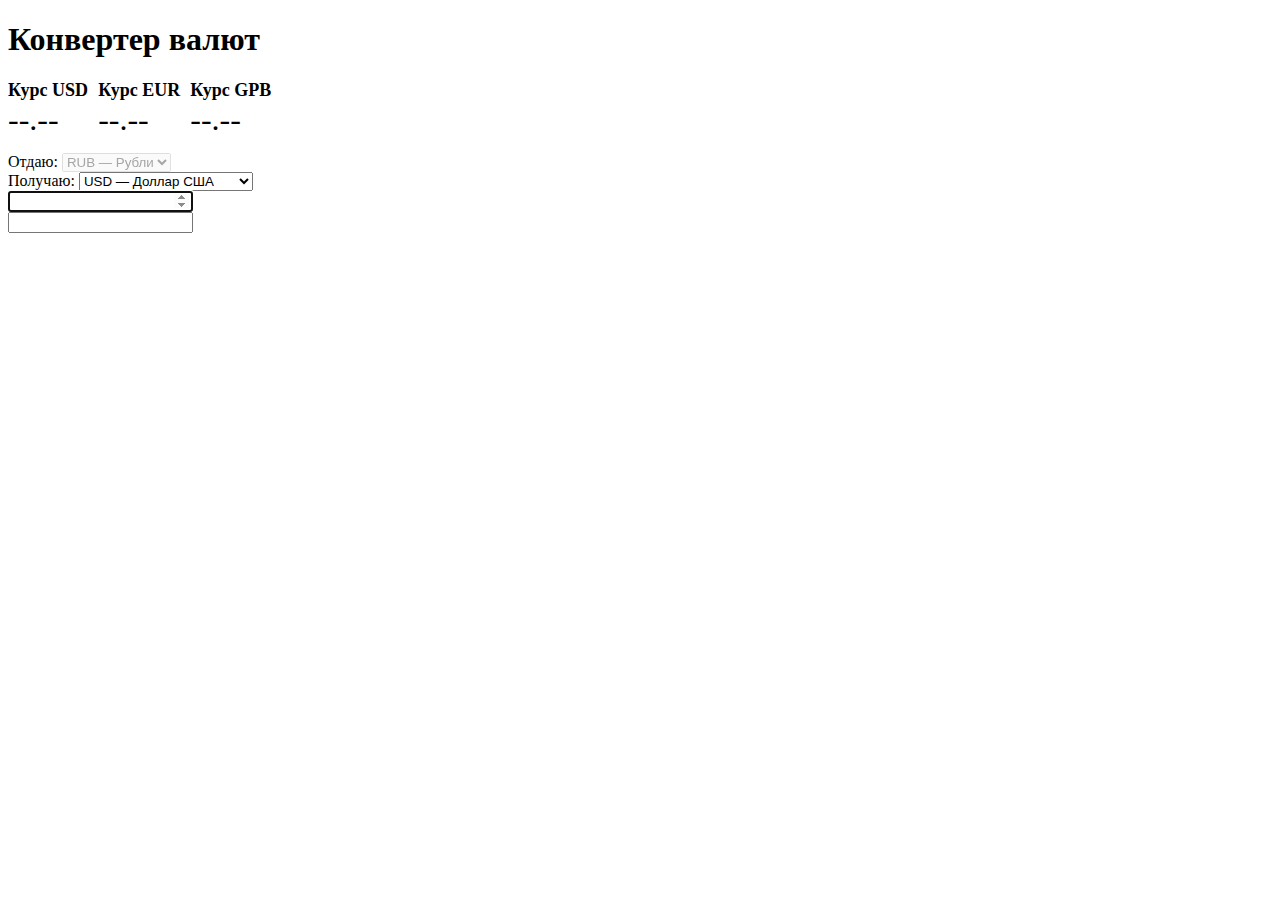
<file: converter-valute/index.html>
<!DOCTYPE html>
<html lang="en">
  <head>
    <!-- Required meta tags -->
    <meta charset="utf-8" />
    <meta
      name="viewport"
      content="width=device-width, initial-scale=1, shrink-to-fit=no"
    />

    <link rel="stylesheet" href="style.css" />

    <!-- Bootstrap CSS -->
    <link
      rel="stylesheet"
      href="https://cdn.jsdelivr.net/npm/bootstrap@4.5.3/dist/css/bootstrap.min.css"
      integrity="sha384-TX8t27EcRE3e/ihU7zmQxVncDAy5uIKz4rEkgIXeMed4M0jlfIDPvg6uqKI2xXr2"
      crossorigin="anonymous"
    />

    <title>Конвертер валют на JavaScript</title>

    <style>
      .footer__link {
        margin: 0 15px;
      }
    </style>
  </head>
  <body>
    <div class="container pt-5 pb-5">
      <div class="row justify-content-center">
        <div class="col-6">
          <!-- Content -->
          <div class="card p-3">
            <form>
              <h1 class="h2 mb-4">Конвертер валют</h1>

              <div class="courses">
                <div class="course-item card card-body">
                  <div class="course-item-title">Курс USD</div>
                  <div class="course-item-value" data-value="USD">--.--</div>
                </div>
                <div class="course-item card card-body">
                  <div class="course-item-title">Курс EUR</div>
                  <div class="course-item-value" data-value="EUR">--.--</div>
                </div>
                <div class="course-item card card-body">
                  <div class="course-item-title">Курс GPB</div>
                  <div class="course-item-value" data-value="GBP">--.--</div>
                </div>
              </div>

              <div class="row mb-1">
                <div class="col">
                  <label for="name">Отдаю:</label>
                  <select
                    disabled
                    class="form-control"
                    id="exampleFormControlSelect1"
                  >
                    <option value="RUB" selected>RUB — Рубли</option>
                  </select>
                </div>
                <div class="col">
                  <label for="name">Получаю:</label>
                  <select
                    id="select"
                    class="form-control"
                    id="exampleFormControlSelect1"
                  >
                    <option value="USD">USD — Доллар США</option>
                    <option value="EUR">EUR — Евро</option>
                    <option value="GBP">GPB — Фунт стерлингов</option>
                  </select>
                </div>
              </div>

              <div class="row">
                <div class="col">
                  <input
                    id="input"
                    type="number"
                    class="form-control"
                    id="name"
                    autofocus
                  />
                </div>
                <div class="col">
                  <input
                    id="result"
                    type="number"
                    class="form-control"
                    id="name"
                  />
                </div>
              </div>
            </form>
          </div>
          <!-- // Content -->
        </div>
        <!-- // col-6 -->
      </div>
      <!-- // row -->
    </div>
    <!-- // container -->

    <script src="main.js"></script>
  </body>
</html>
</file>
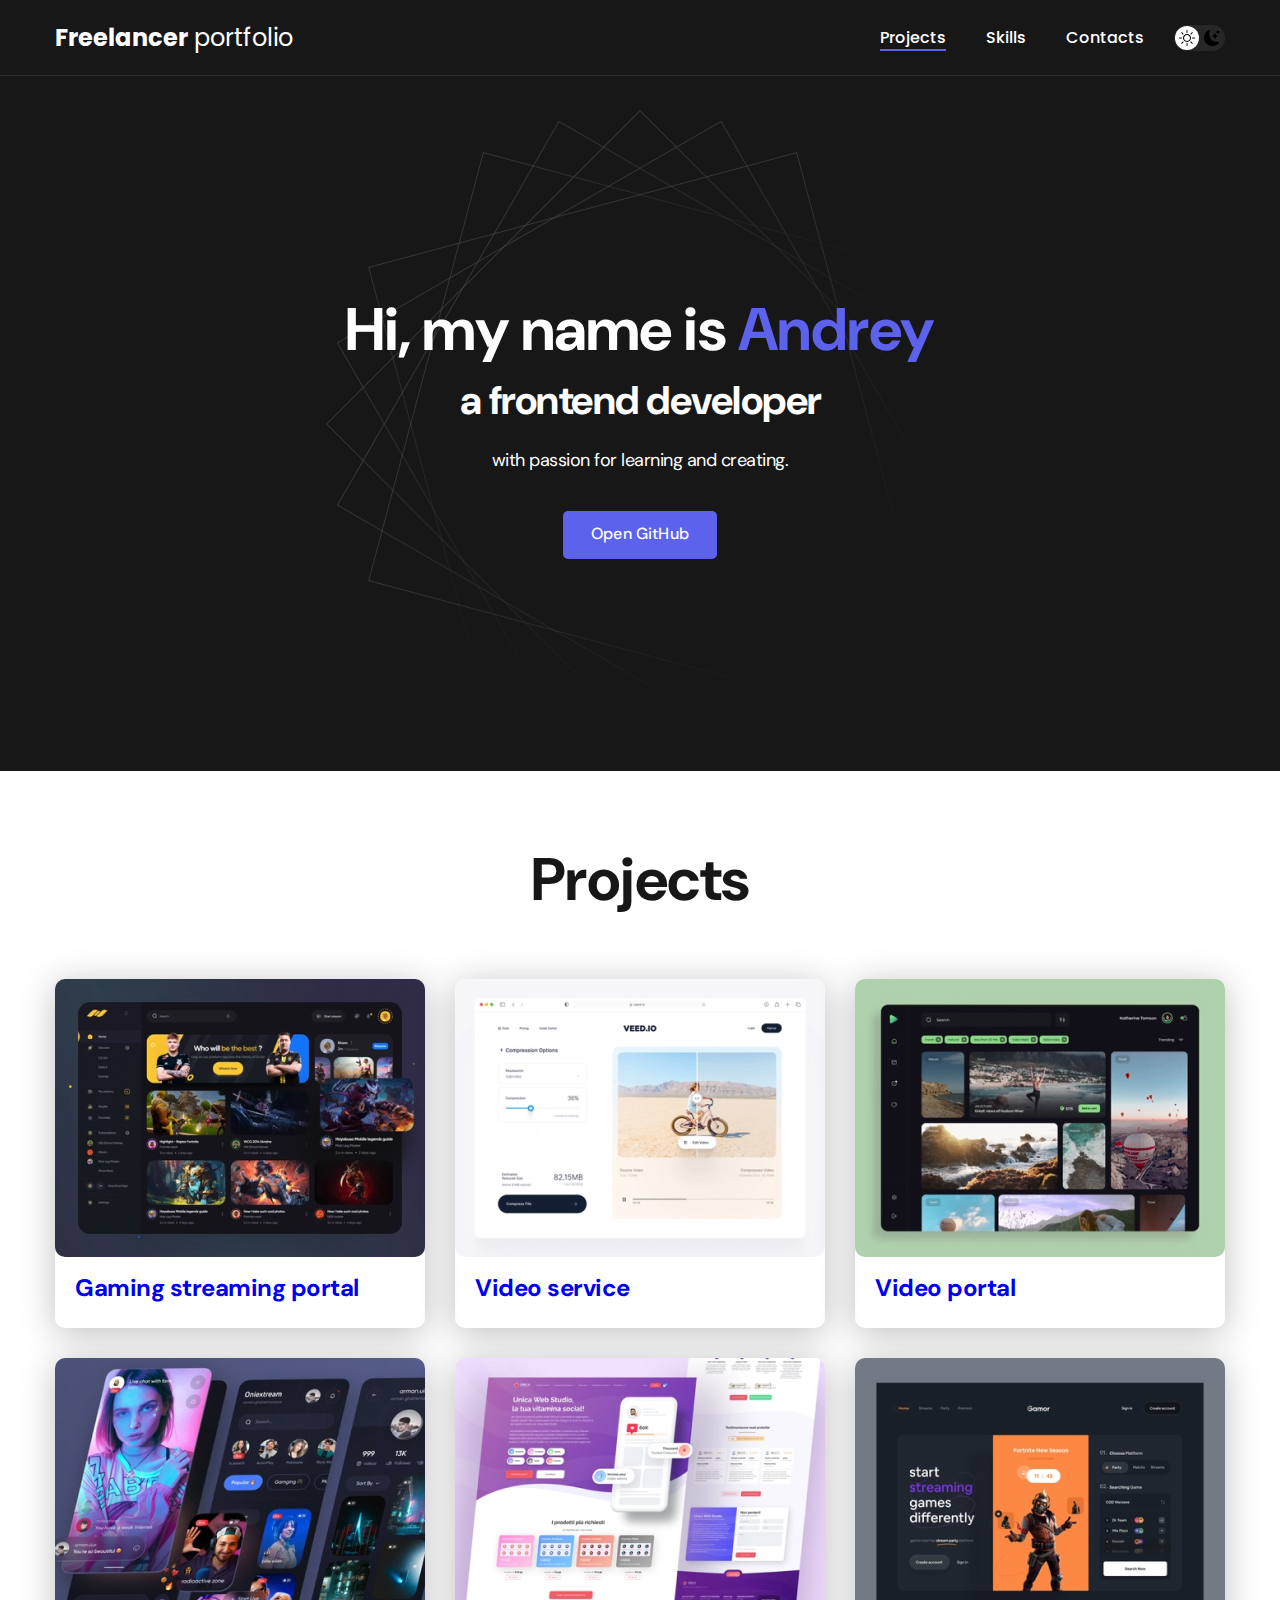
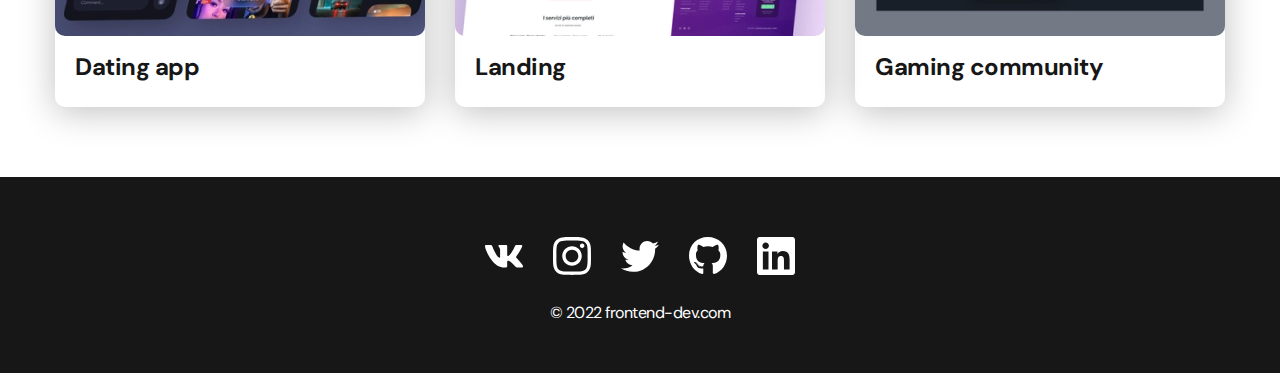
<file: Portfolio(HTML,CSS,JS)/index.html>
<!DOCTYPE html>
<html lang="en">
  <head>
    <meta charset="UTF-8" />
    <meta http-equiv="X-UA-Compatible" content="IE=edge" />
    <meta name="viewport" content="width=device-width, initial-scale=1.0" />
    <title>FreeLancer portfolio</title>
    <link rel="stylesheet" href="./css/main.css" />
    <link rel="stylesheet" href="./css/media.css" />
  </head>
  <body>
    <nav class="nav">
      <div class="container">
        <div class="nav-row">
          <a href="./index.html" class="logo"
            ><strong>Freelancer</strong> portfolio</a
          >

          <button class="dark-mode-btn">
            <img
              src="./img/icons/Sun.svg"
              alt="Light mode"
              class="dark-mode-btn__icon"
            />
            <img
              src="./img/icons/Moon.svg"
              alt="Dark mode"
              class="dark-mode-btn__icon"
            />
          </button>

          <ul class="nav-list">
            <li class="nav-list__item">
              <a
                href="./index.html"
                class="nav-list__link nav-list__link--active"
                >Projects</a
              >
            </li>
            <li class="nav-list__item">
              <a href="./skills.html" class="nav-list__link">Skills</a>
            </li>
            <li class="nav-list__item">
              <a href="./contacts.html" class="nav-list__link">Contacts</a>
            </li>
          </ul>
        </div>
      </div>
    </nav>

    <header class="header">
      <div class="header__wrapper">
        <h1 class="header__title">
          <strong>Hi, my name is <em>Andrey</em></strong
          ><br />
          a frontend developer
        </h1>
        <div class="header__text">
          <p>with passion for learning and creating.</p>
        </div>
        <a href="https://github.com/AndreyVeil" class="btn">Open GitHub</a>
      </div>
    </header>

    <main class="section">
      <div class="container">
        <h2 class="title-1">Projects</h2>
        <ul class="projects">
          <li class="project">
            <a href="./project-page.html">
              <img
                class="project__img"
                src="./img/projects/01.jpg"
                alt="Project image"
              />
              <h3 class="project__title">Gaming streaming portal</h3>
            </a>
          </li>
          <li class="project">
            <a href="./project-page.html">
              <img
                class="project__img"
                src="./img/projects/02.jpg"
                alt="Project image"
              />
              <h3 class="project__title">Video service</h3>
            </a>
          </li>
          <li class="project">
            <a href="./project-page.html">
              <img
                class="project__img"
                src="./img/projects/03.jpg"
                alt="Project image"
              />
              <h3 class="project__title">Video portal</h3>
            </a>
          </li>
          <li class="project">
            <img
              class="project__img"
              src="./img/projects/04.jpg"
              alt="Project image"
            />
            <h3 class="project__title">Dating app</h3>
          </li>
          <li class="project">
            <img
              class="project__img"
              src="./img/projects/05.jpg"
              alt="Project image"
            />
            <h3 class="project__title">Landing</h3>
          </li>
          <li class="project">
            <img
              class="project__img"
              src="./img/projects/06.jpg"
              alt="Project image"
            />
            <h3 class="project__title">Gaming community</h3>
          </li>
        </ul>
      </div>
    </main>

    <footer class="footer">
      <div class="container">
        <div class="footer__wrapper">
          <ul class="social">
            <li class="social__item">
              <a href="#!"
                ><img src="./img/icons/vk.svg" alt="VK profile" />
              </a>
            </li>
            <li class="social__item">
              <a href="#!"
                ><img src="./img/icons/instagram.svg" alt="Instagram profile"
              /></a>
            </li>
            <li class="social__item">
              <a href="#!"
                ><img src="./img/icons/twitter.svg" alt="Twitter profile"
              /></a>
            </li>
            <li class="social__item">
              <a href="#!"
                ><img src="./img/icons/gitHub.svg" alt="GitHub profile"
              /></a>
            </li>
            <li class="social__item">
              <a href="#!"
                ><img src="./img/icons/linkedIn.svg" alt="LinkedIn profile"
              /></a>
            </li>
          </ul>
          <div class="copyright">
            <p>© 2022 frontend-dev.com</p>
          </div>
        </div>
      </div>
    </footer>

    <script src="./js/main.js"></script>
  </body>
</html>
</file>
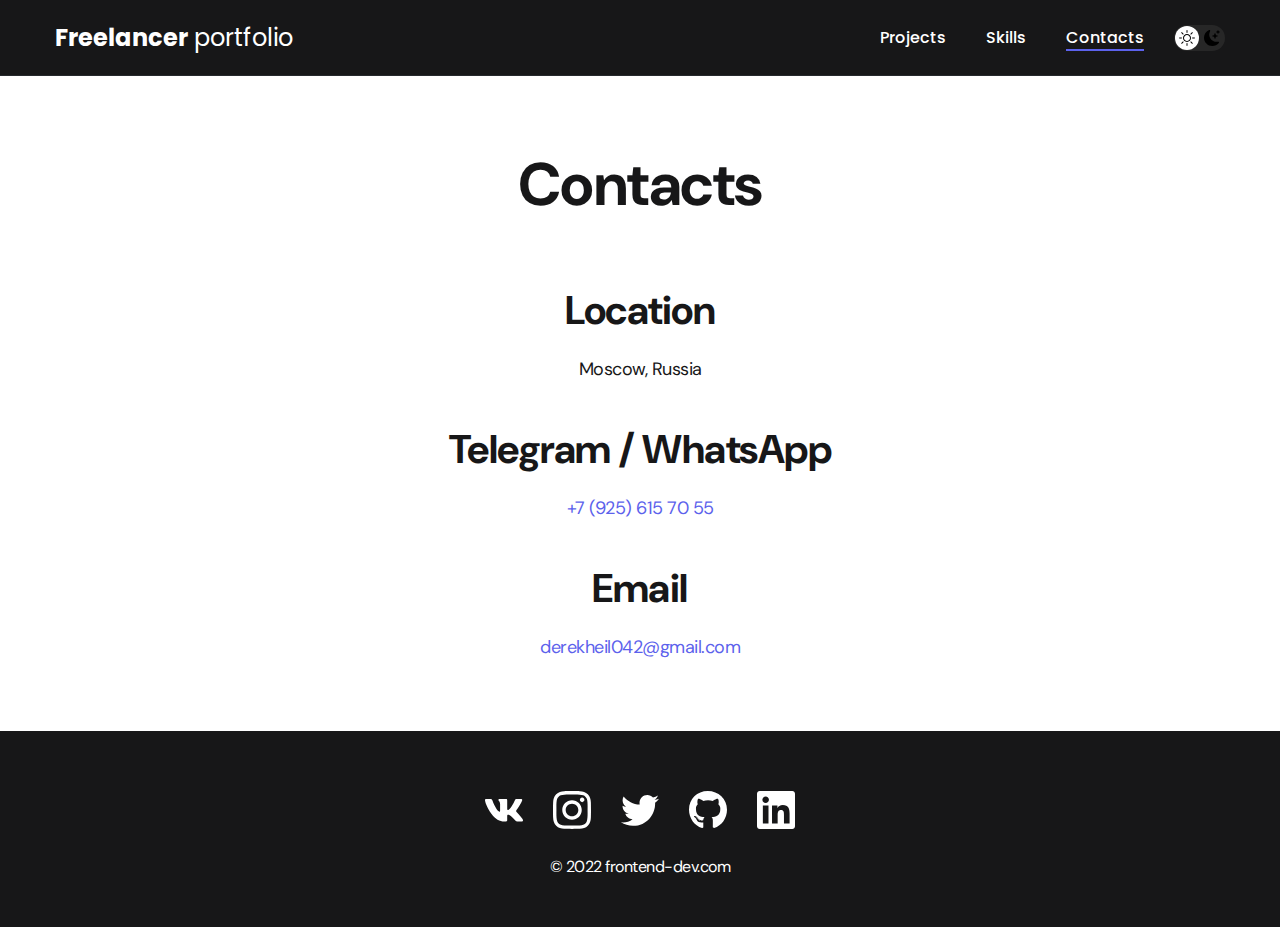
<file: Portfolio(HTML,CSS,JS)/contacts.html>
<!DOCTYPE html>
<html lang="en">
  <head>
    <meta charset="UTF-8" />
    <meta http-equiv="X-UA-Compatible" content="IE=edge" />
    <meta name="viewport" content="width=device-width, initial-scale=1.0" />
    <title>FreeLancer portfolio</title>
    <link rel="stylesheet" href="./css/main.css" />
    <link rel="stylesheet" href="./css/media.css" />
  </head>
  <body>
    <nav class="nav">
      <div class="container">
        <div class="nav-row">
          <a href="./index.html" class="logo"
            ><strong>Freelancer</strong> portfolio</a
          >

          <button class="dark-mode-btn">
            <img
              src="./img/icons/Sun.svg"
              alt="Light mode"
              class="dark-mode-btn__icon"
            />
            <img
              src="./img/icons/Moon.svg"
              alt="Dark mode"
              class="dark-mode-btn__icon"
            />
          </button>

          <ul class="nav-list">
            <li class="nav-list__item">
              <a href="./index.html" class="nav-list__link">Projects</a>
            </li>
            <li class="nav-list__item">
              <a href="./skills.html" class="nav-list__link">Skills</a>
            </li>
            <li class="nav-list__item">
              <a
                href="./contacts.html"
                class="nav-list__link nav-list__link--active"
                >Contacts</a
              >
            </li>
          </ul>
        </div>
      </div>
    </nav>

    <main class="section">
      <div class="container">
        <h1 class="title-1">Contacts</h1>
        <ul class="content-list">
          <li class="content-list__item">
            <h2 class="title-2">Location</h2>
            <p>Moscow, Russia</p>
          </li>
          <li class="content-list__item">
            <h2 class="title-2">Telegram / WhatsApp</h2>
            <p><a href="tel:+79256157055">+7 (925) 615 70 55</a></p>
          </li>
          <li class="content-list__item">
            <h2 class="title-2">Email</h2>
            <p>
              <a href="mailto:derekheil042@gmail.com">derekheil042@gmail.com</a>
            </p>
          </li>
        </ul>
      </div>
    </main>

    <footer class="footer">
      <div class="container">
        <div class="footer__wrapper">
          <ul class="social">
            <li class="social__item">
              <a href="#!"
                ><img src="./img/icons/vk.svg" alt="VK profile" />
              </a>
            </li>
            <li class="social__item">
              <a href="#!"
                ><img src="./img/icons/instagram.svg" alt="Instagram profile"
              /></a>
            </li>
            <li class="social__item">
              <a href="#!"
                ><img src="./img/icons/twitter.svg" alt="Twitter profile"
              /></a>
            </li>
            <li class="social__item">
              <a href="#!"
                ><img src="./img/icons/gitHub.svg" alt="GitHub profile"
              /></a>
            </li>
            <li class="social__item">
              <a href="#!"
                ><img src="./img/icons/linkedIn.svg" alt="LinkedIn profile"
              /></a>
            </li>
          </ul>
          <div class="copyright">
            <p>© 2022 frontend-dev.com</p>
          </div>
        </div>
      </div>
    </footer>

    <script src="./js/main.js"></script>
  </body>
</html>
</file>
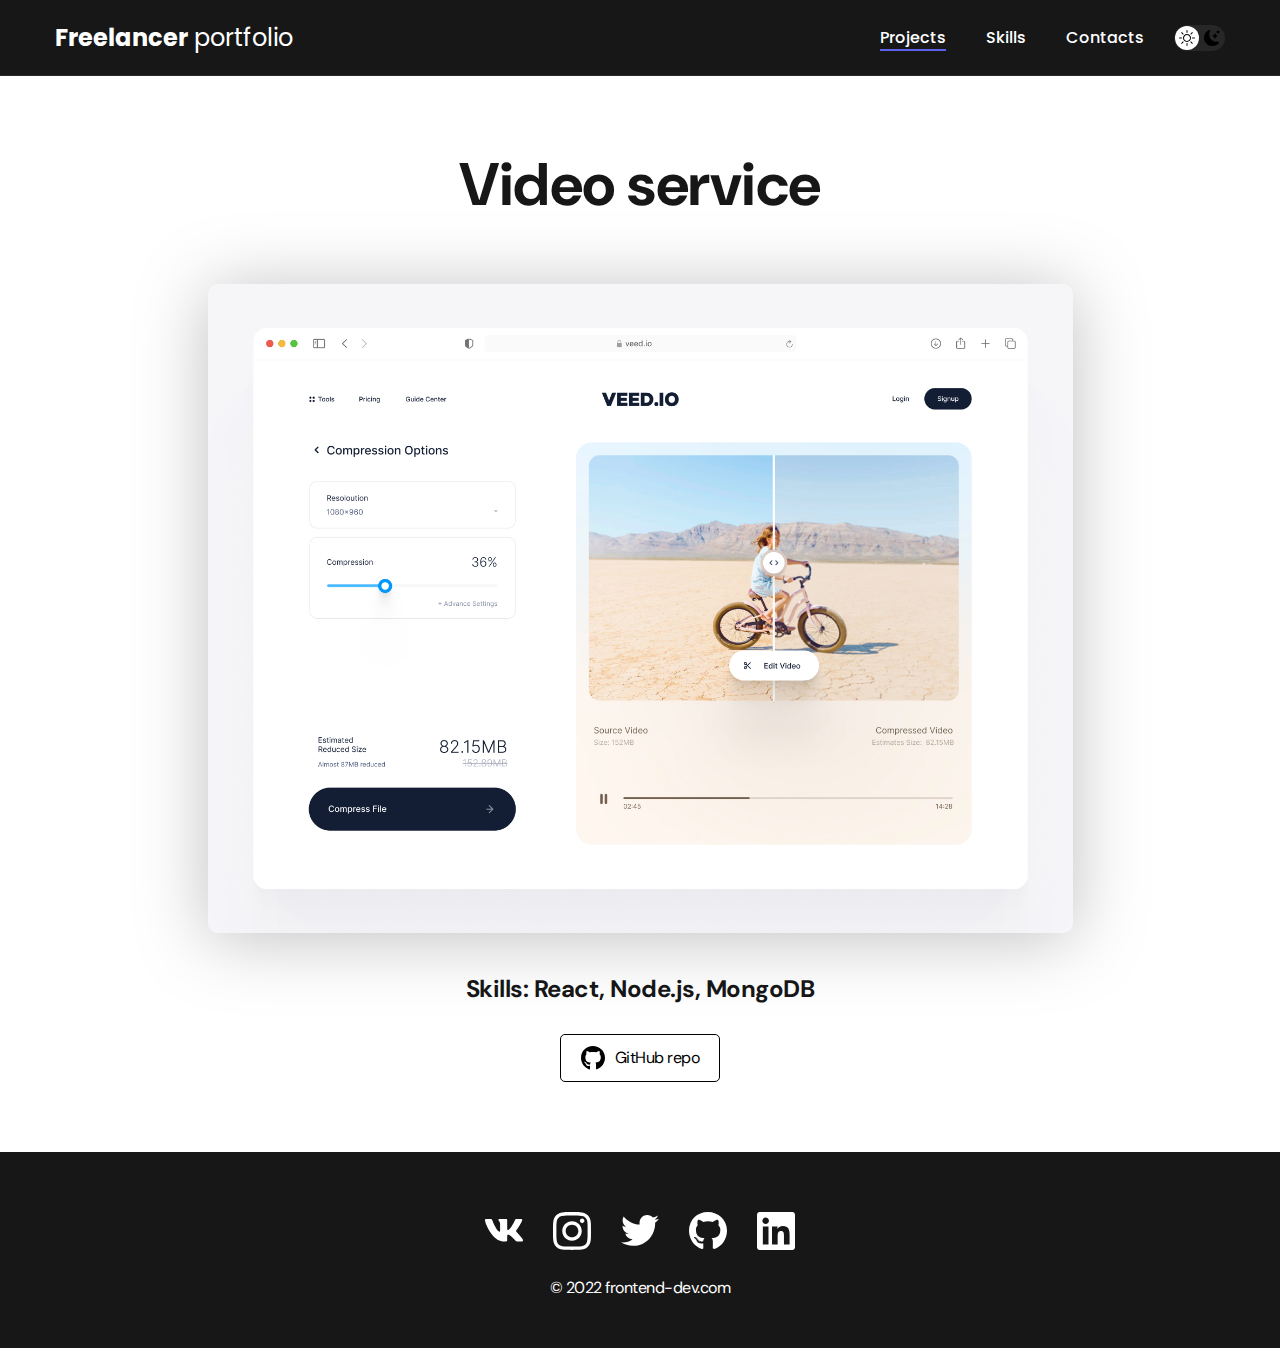
<file: Portfolio(HTML,CSS,JS)/project-page.html>
<!DOCTYPE html>
<html lang="en">
  <head>
    <meta charset="UTF-8" />
    <meta http-equiv="X-UA-Compatible" content="IE=edge" />
    <meta name="viewport" content="width=device-width, initial-scale=1.0" />
    <title>FreeLancer portfolio</title>
    <link rel="stylesheet" href="./css/main.css" />
    <link rel="stylesheet" href="./css/media.css" />
  </head>
  <body>
    <nav class="nav">
      <div class="container">
        <div class="nav-row">
          <a href="./index.html" class="logo"
            ><strong>Freelancer</strong> portfolio</a
          >

          <button class="dark-mode-btn">
            <img
              src="./img/icons/Sun.svg"
              alt="Light mode"
              class="dark-mode-btn__icon"
            />
            <img
              src="./img/icons/Moon.svg"
              alt="Dark mode"
              class="dark-mode-btn__icon"
            />
          </button>

          <ul class="nav-list">
            <li class="nav-list__item">
              <a
                href="./index.html"
                class="nav-list__link nav-list__link--active"
                >Projects</a
              >
            </li>
            <li class="nav-list__item">
              <a href="./skills.html" class="nav-list__link">Skills</a>
            </li>
            <li class="nav-list__item">
              <a href="./contacts.html" class="nav-list__link">Contacts</a>
            </li>
          </ul>
        </div>
      </div>
    </nav>

    <main class="section">
      <div class="container">
        <div class="project-details">
          <h1 class="title-1">Video service</h1>
          <img
            src="./img/projects/Big_projects/02-big.jpg"
            alt="Video Service project"
            class="project-details__cover"
          />
          <div class="details__desc">
            <p>Skills: React, Node.js, MongoDB</p>
          </div>
          <a href="#!" class="btn-outline">
            <img src="./img/icons/gitHub-black.svg" alt="GitHub icon" />
            GitHub repo
          </a>
        </div>
      </div>
    </main>

    <footer class="footer">
      <div class="container">
        <div class="footer__wrapper">
          <ul class="social">
            <li class="social__item">
              <a href="#!"
                ><img src="./img/icons/vk.svg" alt="VK profile" />
              </a>
            </li>
            <li class="social__item">
              <a href="#!"
                ><img src="./img/icons/instagram.svg" alt="Instagram profile"
              /></a>
            </li>
            <li class="social__item">
              <a href="#!"
                ><img src="./img/icons/twitter.svg" alt="Twitter profile"
              /></a>
            </li>
            <li class="social__item">
              <a href="#!"
                ><img src="./img/icons/gitHub.svg" alt="GitHub profile"
              /></a>
            </li>
            <li class="social__item">
              <a href="#!"
                ><img src="./img/icons/linkedIn.svg" alt="LinkedIn profile"
              /></a>
            </li>
          </ul>
          <div class="copyright">
            <p>© 2022 frontend-dev.com</p>
          </div>
        </div>
      </div>
    </footer>

    <script src="./js/main.js"></script>
  </body>
</html>
</file>
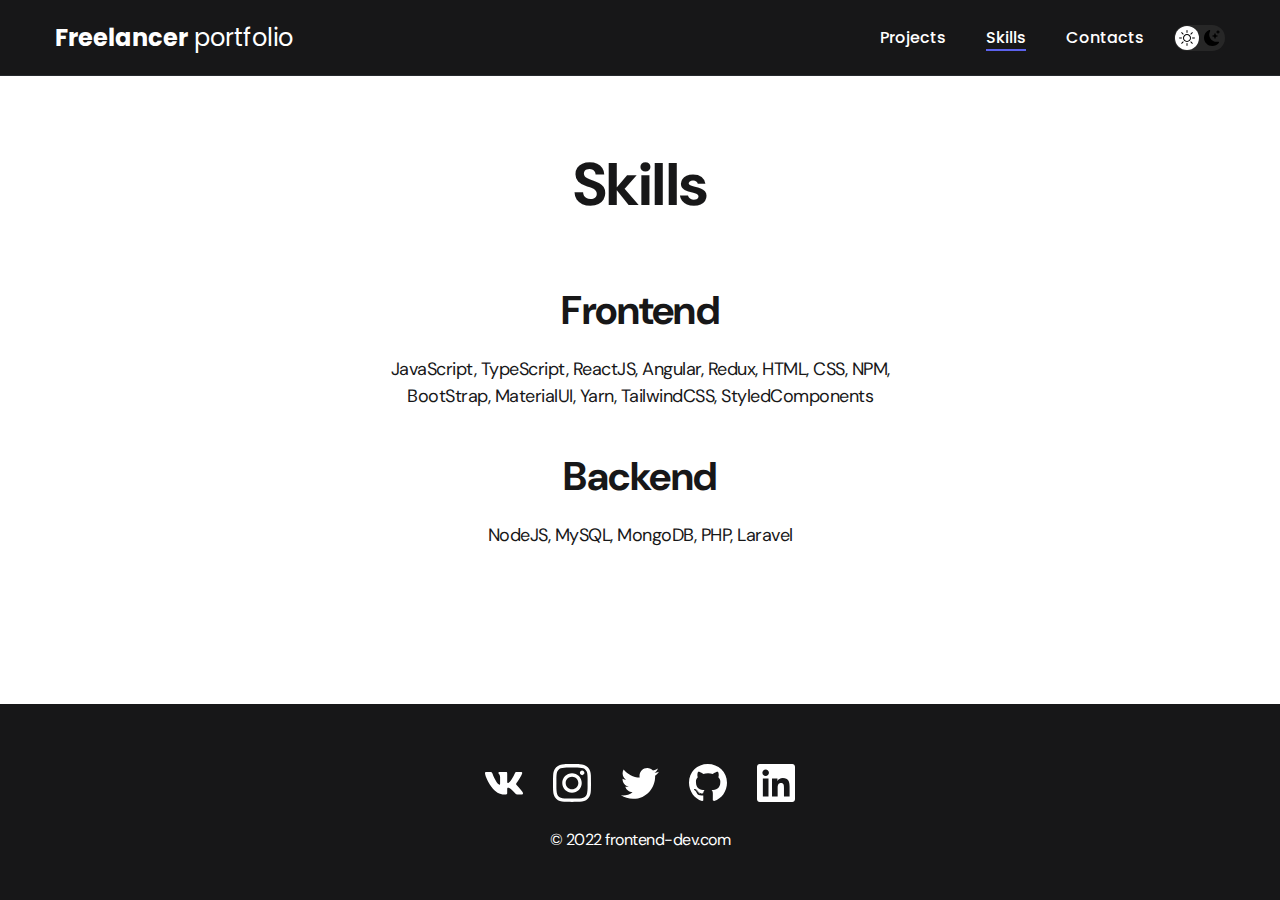
<file: Portfolio(HTML,CSS,JS)/skills.html>
<!DOCTYPE html>
<html lang="en">
  <head>
    <meta charset="UTF-8" />
    <meta http-equiv="X-UA-Compatible" content="IE=edge" />
    <meta name="viewport" content="width=device-width, initial-scale=1.0" />
    <title>FreeLancer portfolio</title>
    <link rel="stylesheet" href="./css/main.css" />
    <link rel="stylesheet" href="./css/media.css" />
  </head>
  <body>
    <nav class="nav">
      <div class="container">
        <div class="nav-row">
          <a href="./index.html" class="logo"
            ><strong>Freelancer</strong> portfolio</a
          >

          <button class="dark-mode-btn">
            <img
              src="./img/icons/Sun.svg"
              alt="Light mode"
              class="dark-mode-btn__icon"
            />
            <img
              src="./img/icons/Moon.svg"
              alt="Dark mode"
              class="dark-mode-btn__icon"
            />
          </button>

          <ul class="nav-list">
            <li class="nav-list__item">
              <a href="./index.html" class="nav-list__link">Projects</a>
            </li>
            <li class="nav-list__item">
              <a
                href="./skills.html"
                class="nav-list__link nav-list__link--active"
                >Skills</a
              >
            </li>
            <li class="nav-list__item">
              <a href="./contacts.html" class="nav-list__link">Contacts</a>
            </li>
          </ul>
        </div>
      </div>
    </nav>

    <main class="section">
      <div class="container">
        <h1 class="title-1">Skills</h1>
        <ul class="content-list">
          <li class="content-list__item">
            <h2 class="title-2">Frontend</h2>
            <p>
              JavaScript, TypeScript, ReactJS, Angular, Redux, HTML, CSS, NPM,
              BootStrap, MaterialUI, Yarn, TailwindCSS, StyledComponents
            </p>
          </li>
          <li class="content-list__item">
            <h2 class="title-2">Backend</h2>
            <p>NodeJS, MySQL, MongoDB, PHP, Laravel</p>
          </li>
        </ul>
      </div>
    </main>

    <footer class="footer">
      <div class="container">
        <div class="footer__wrapper">
          <ul class="social">
            <li class="social__item">
              <a href="#!"
                ><img src="./img/icons/vk.svg" alt="VK profile" />
              </a>
            </li>
            <li class="social__item">
              <a href="#!"
                ><img src="./img/icons/instagram.svg" alt="Instagram profile"
              /></a>
            </li>
            <li class="social__item">
              <a href="#!"
                ><img src="./img/icons/twitter.svg" alt="Twitter profile"
              /></a>
            </li>
            <li class="social__item">
              <a href="#!"
                ><img src="./img/icons/gitHub.svg" alt="GitHub profile"
              /></a>
            </li>
            <li class="social__item">
              <a href="#!"
                ><img src="./img/icons/linkedIn.svg" alt="LinkedIn profile"
              /></a>
            </li>
          </ul>
          <div class="copyright">
            <p>© 2022 frontend-dev.com</p>
          </div>
        </div>
      </div>
    </footer>

    <script src="./js/main.js"></script>
  </body>
</html>
</file>
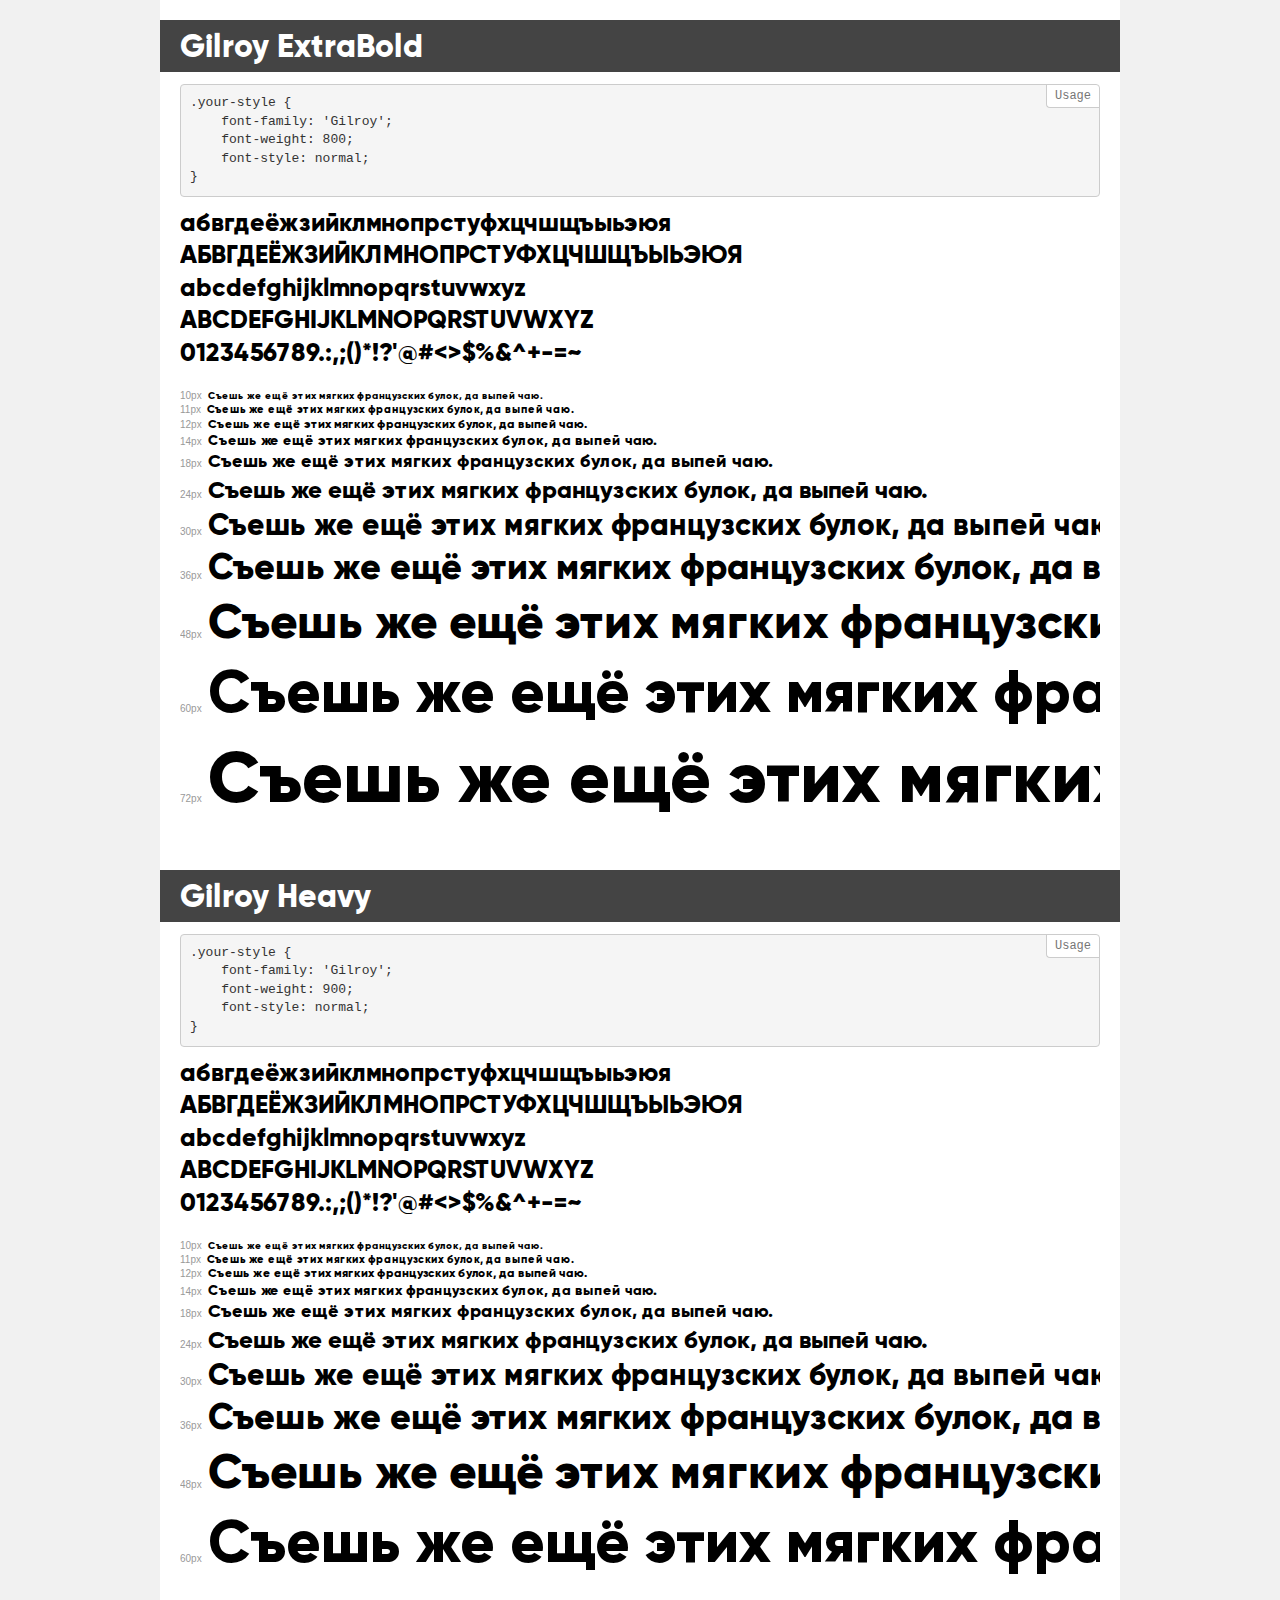
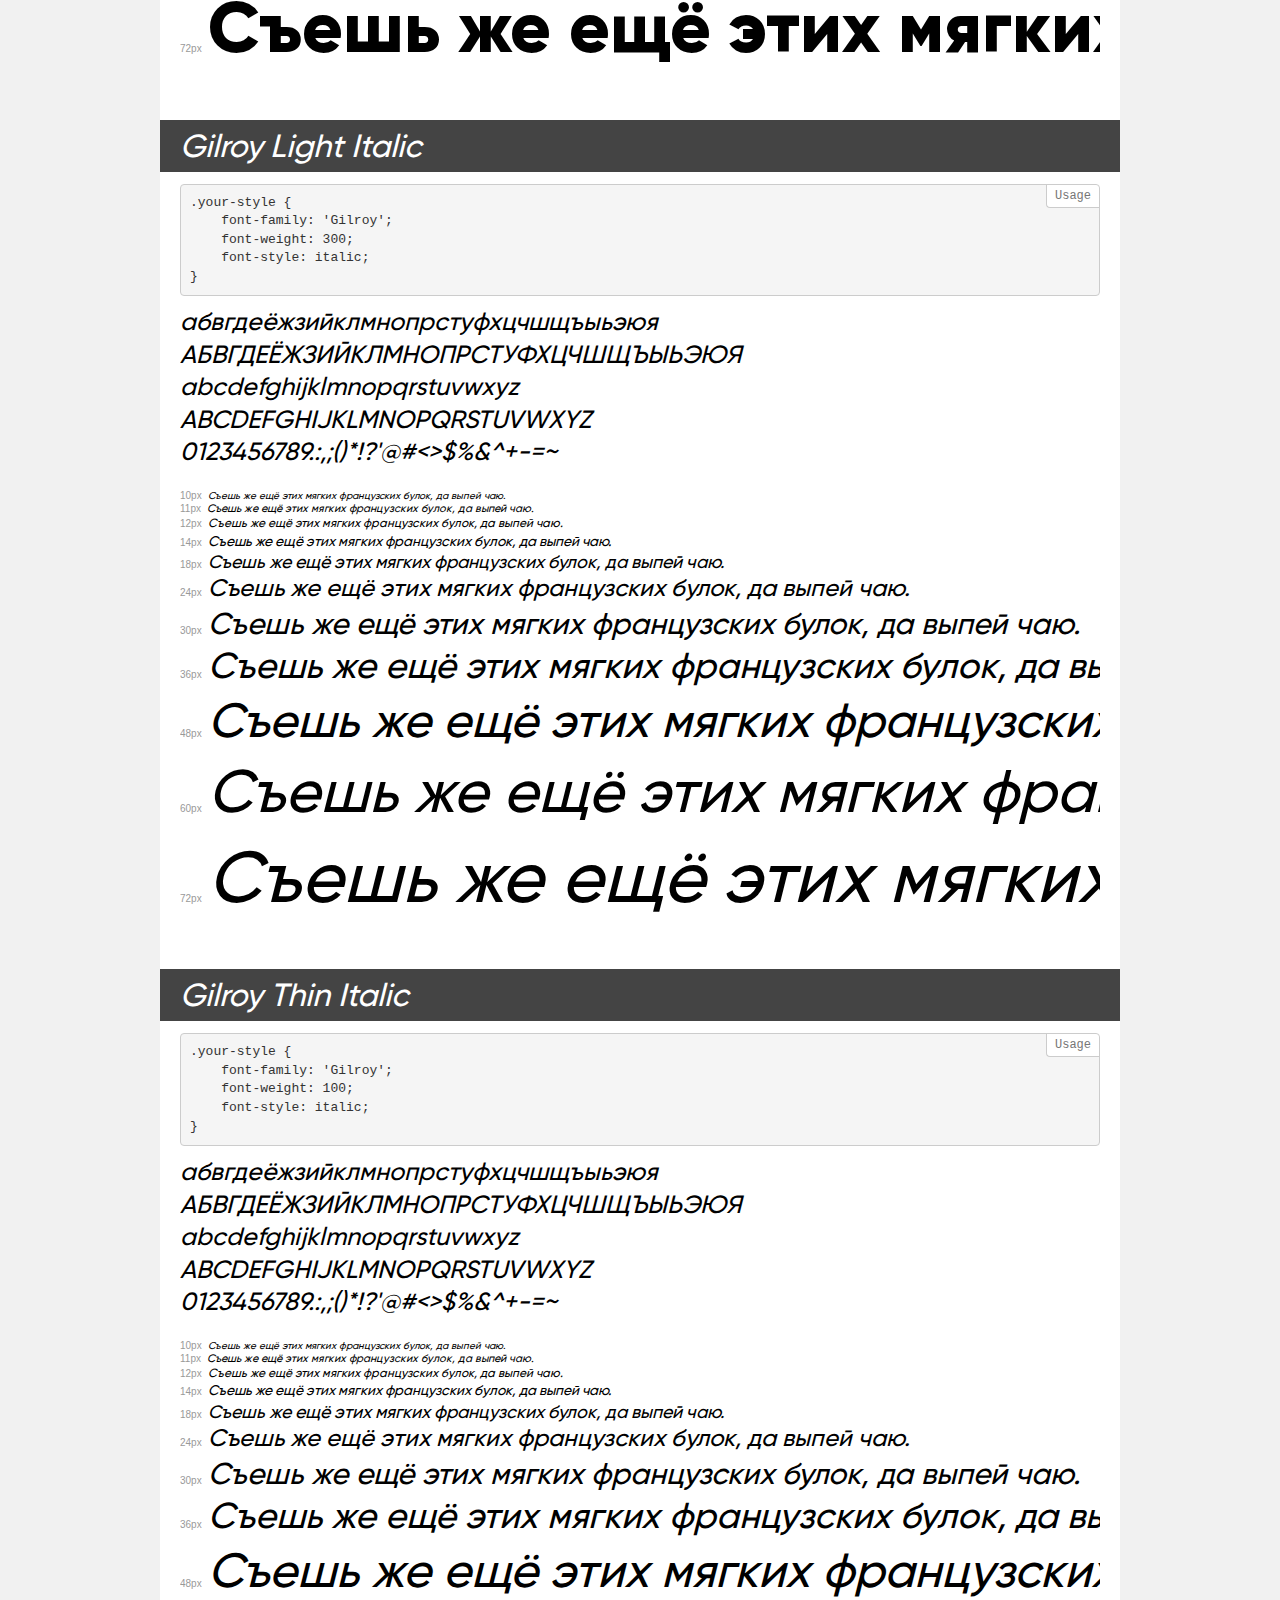
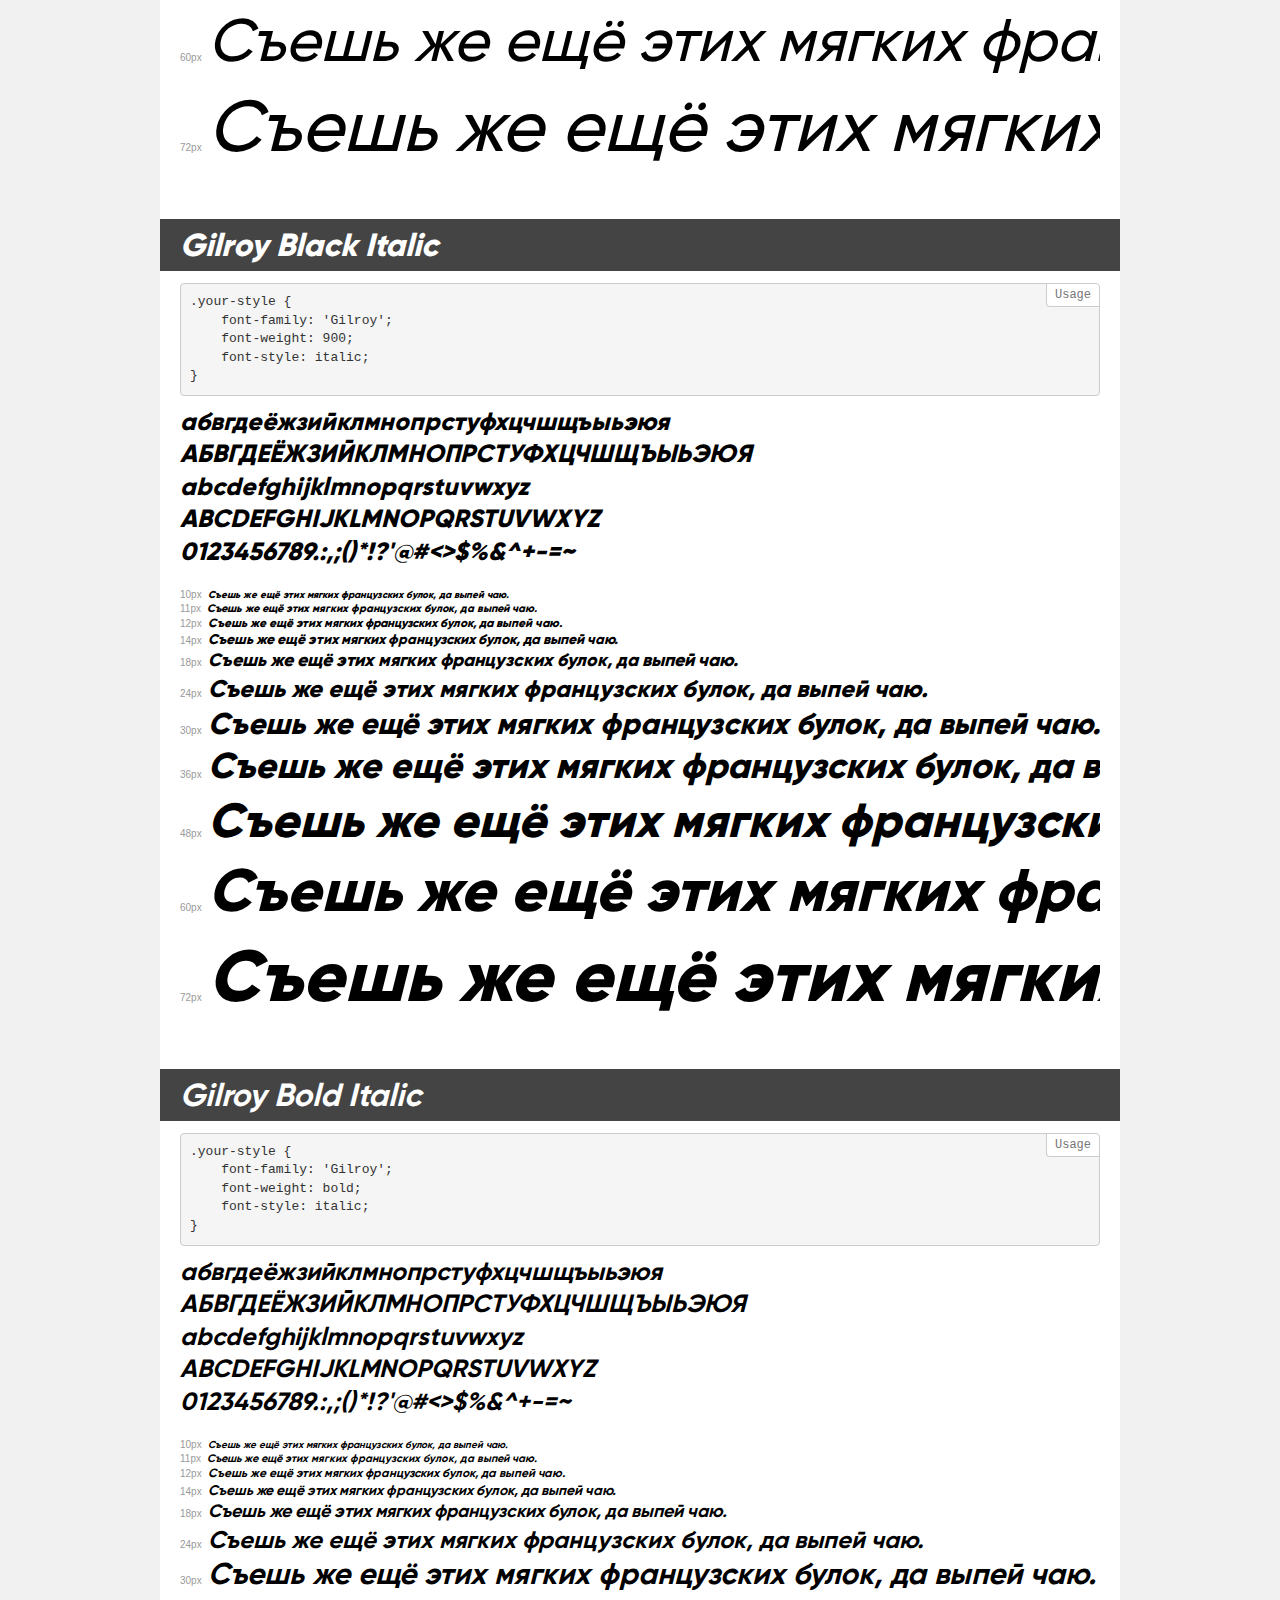
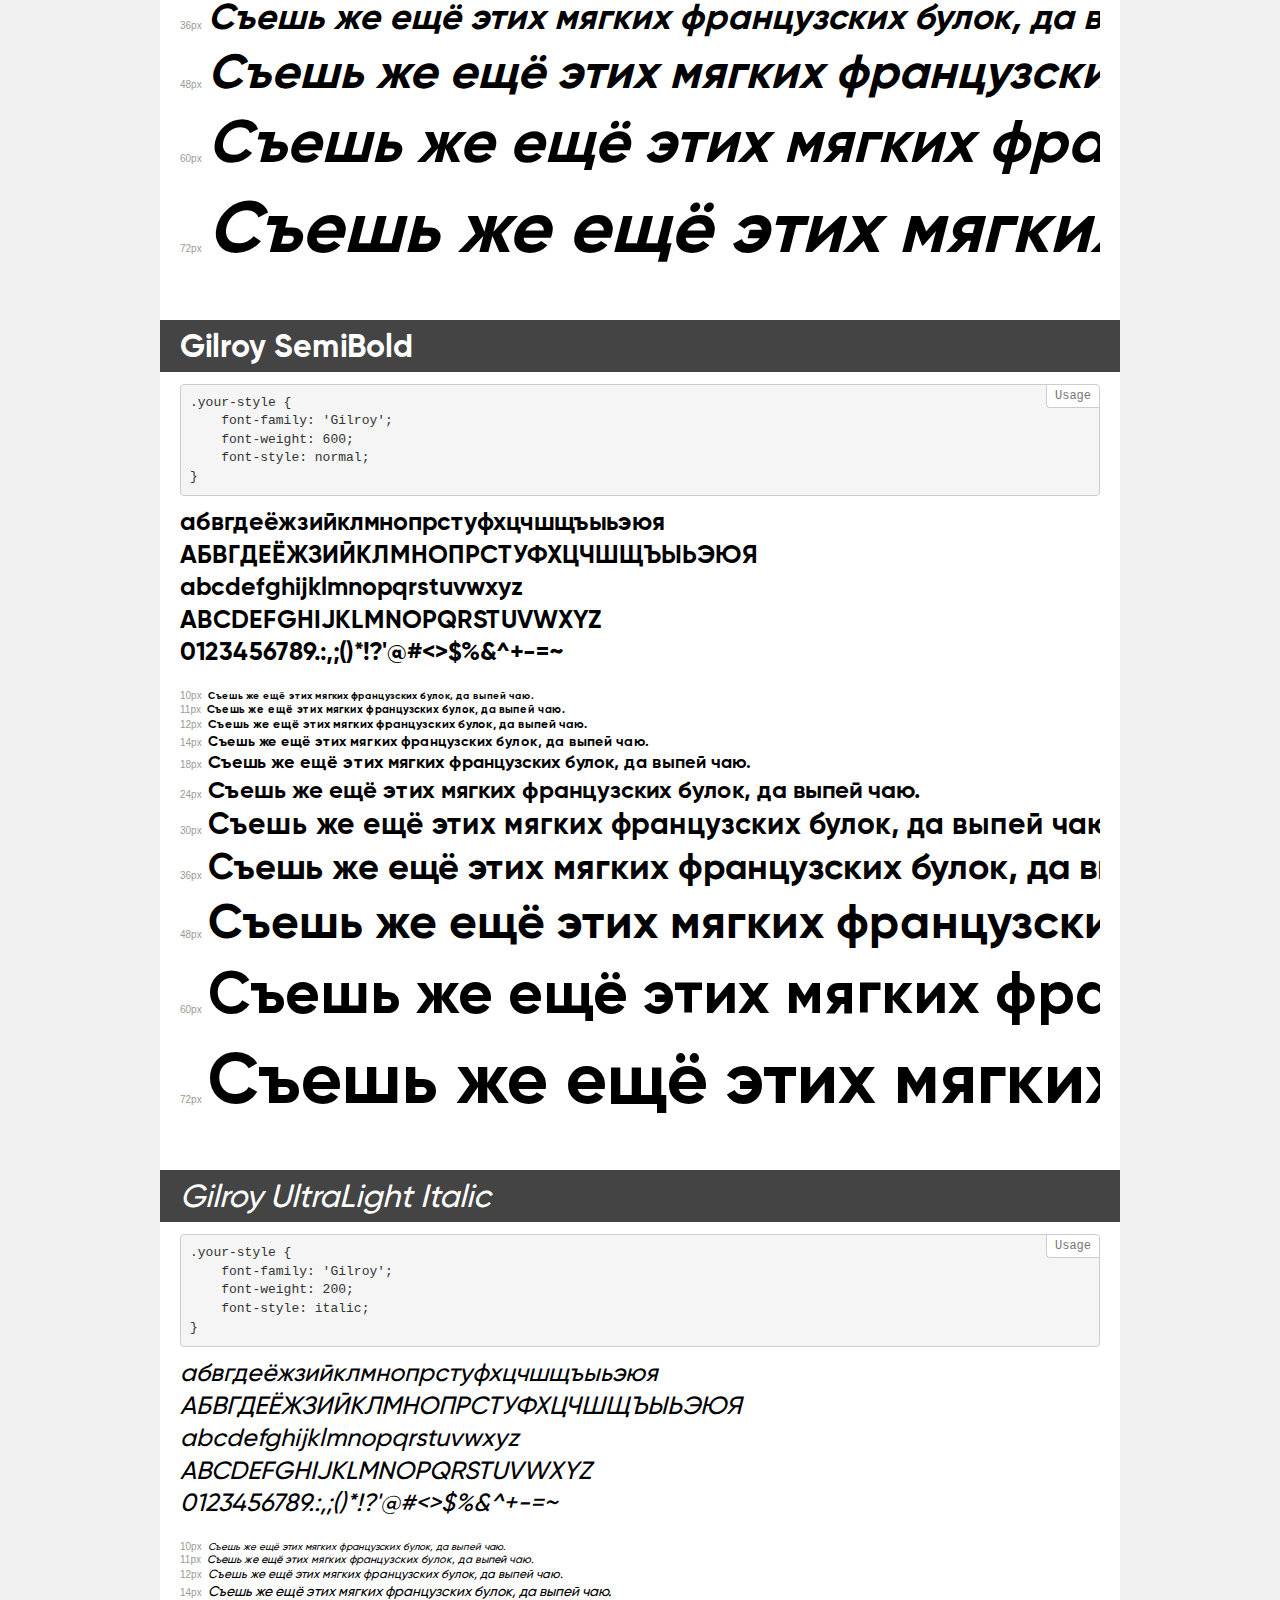
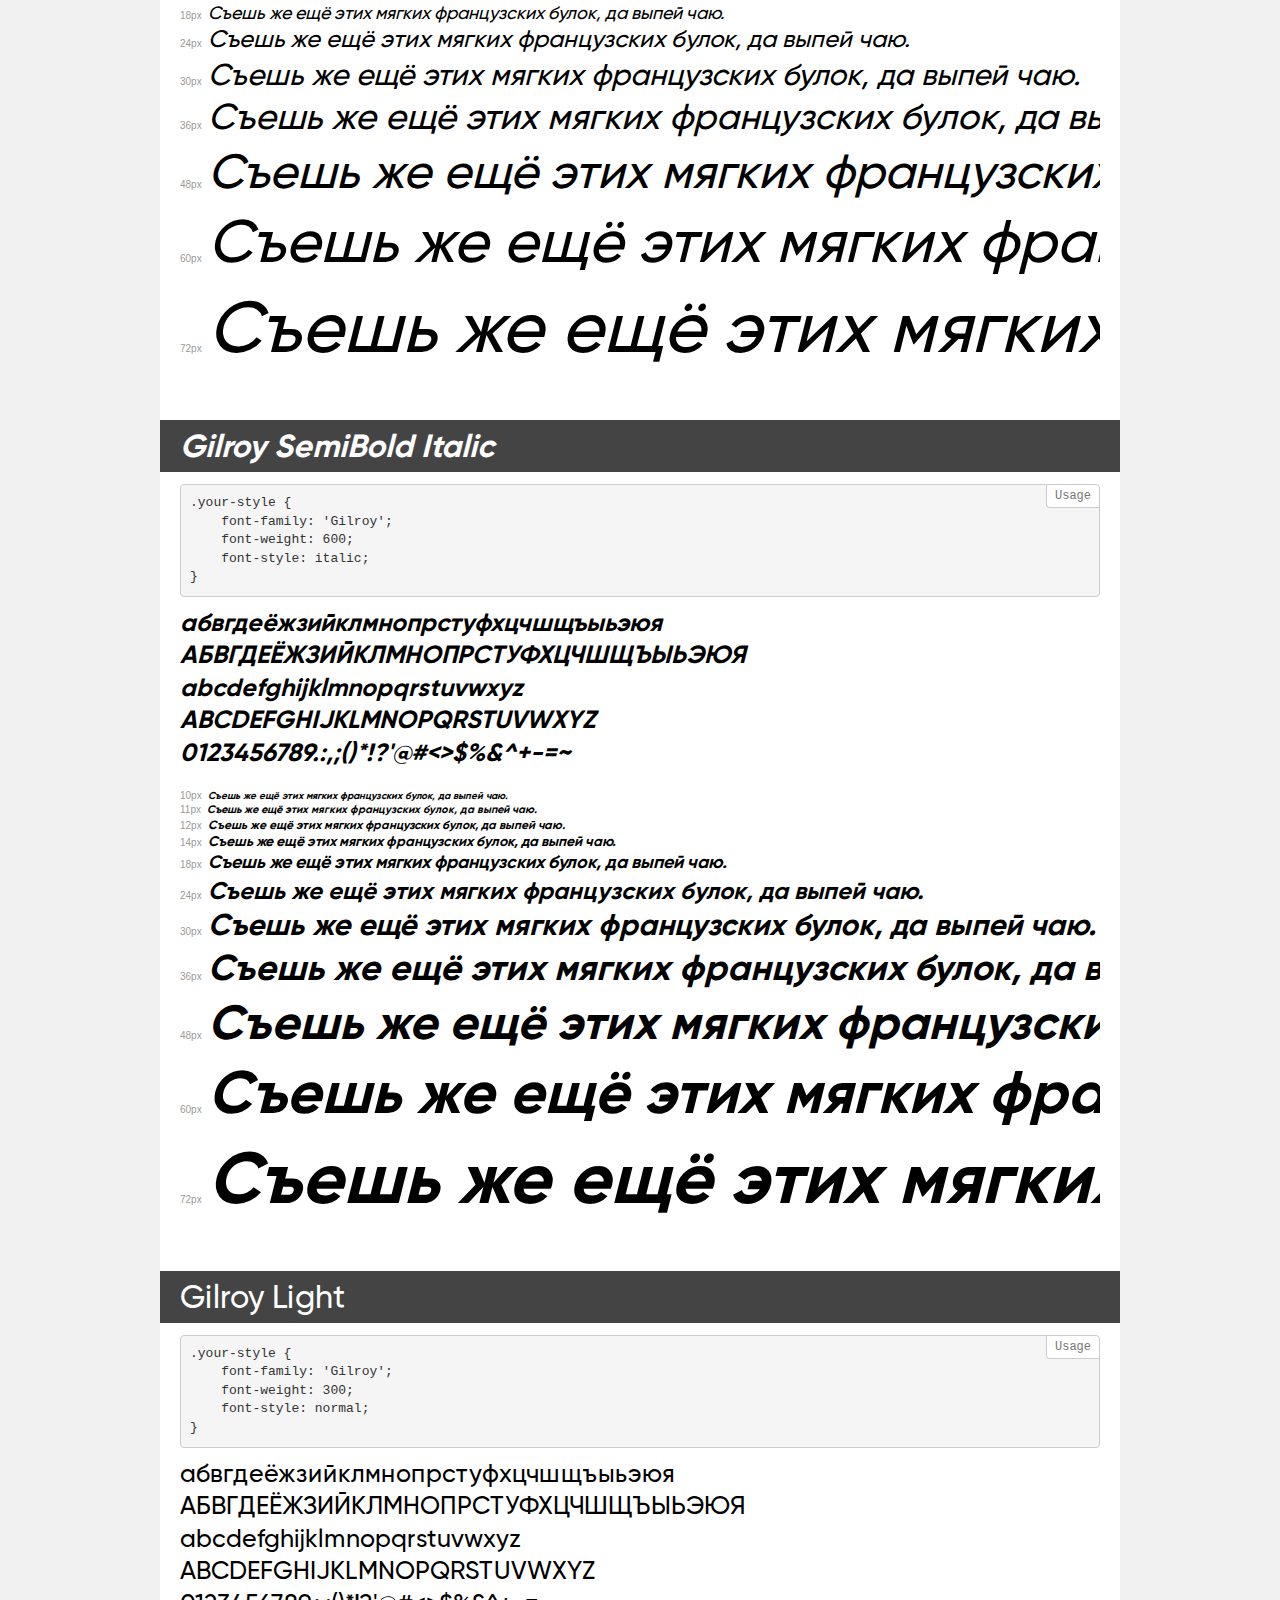
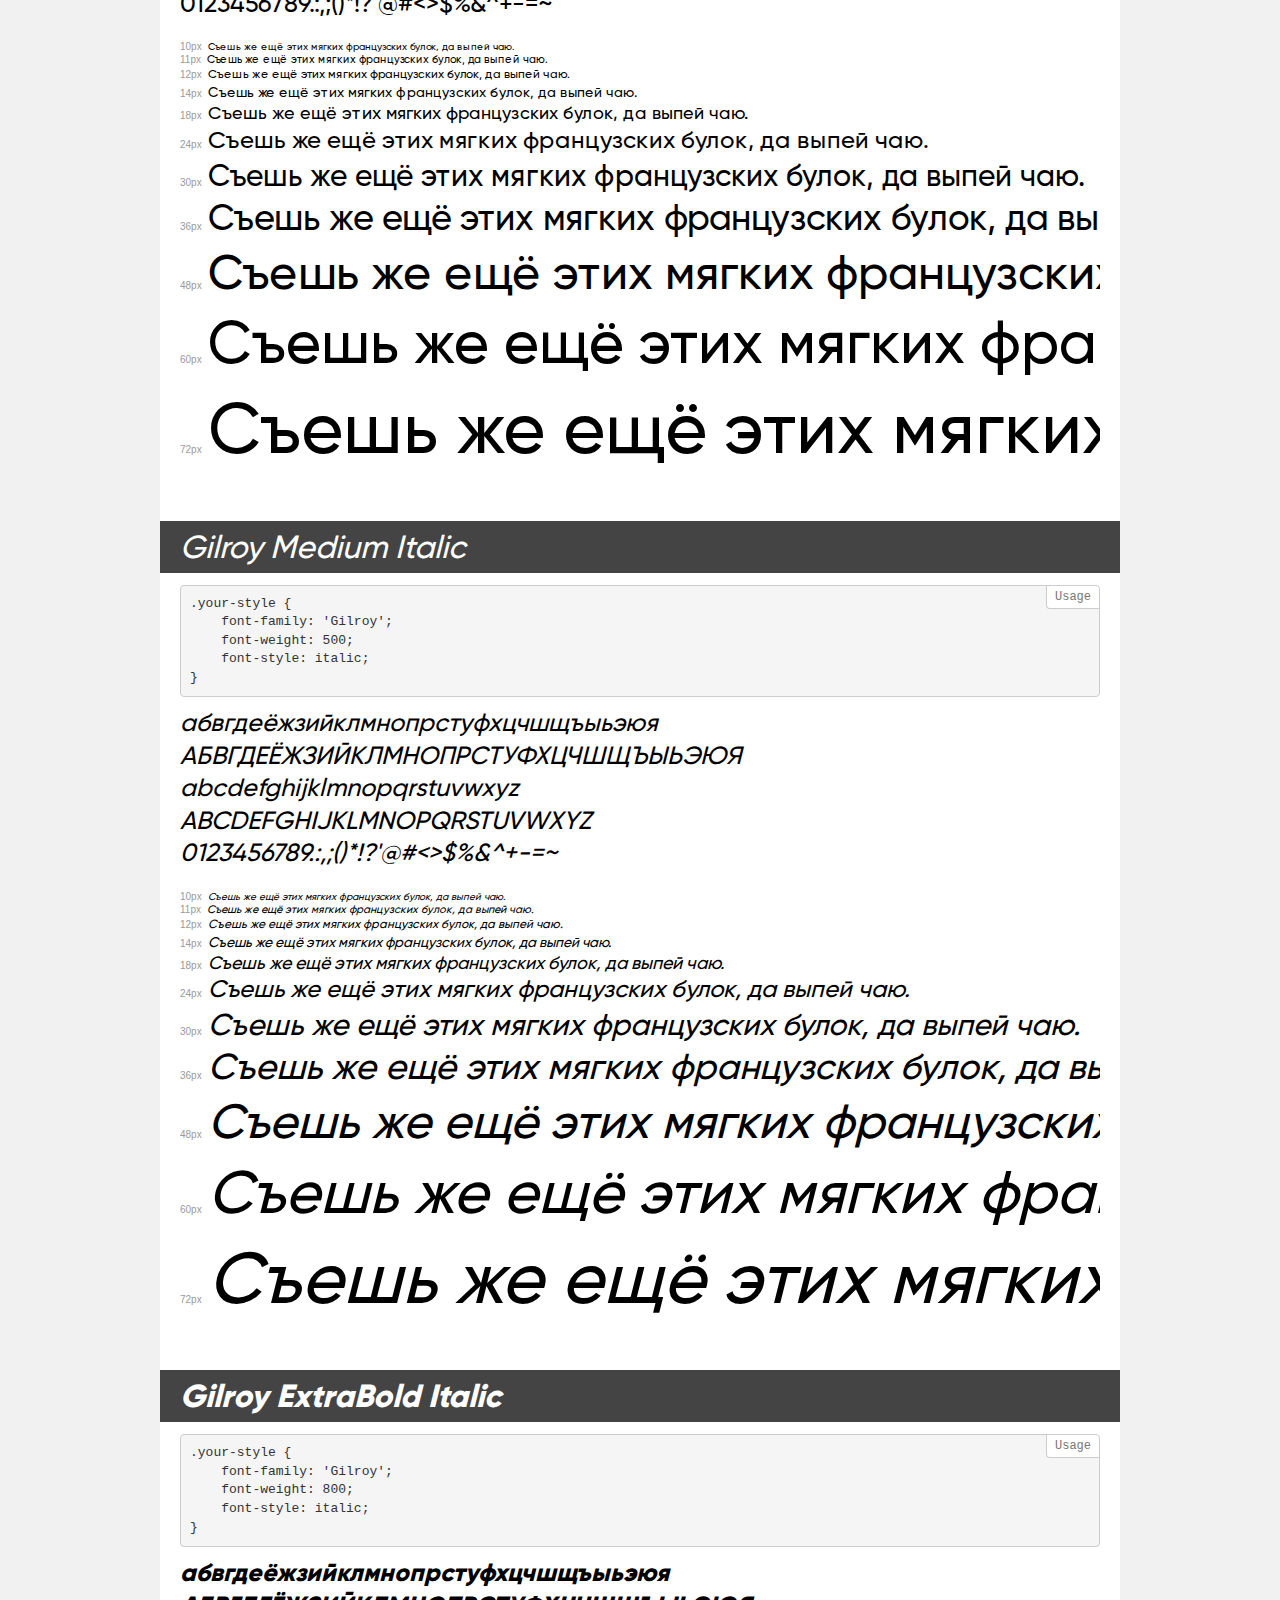
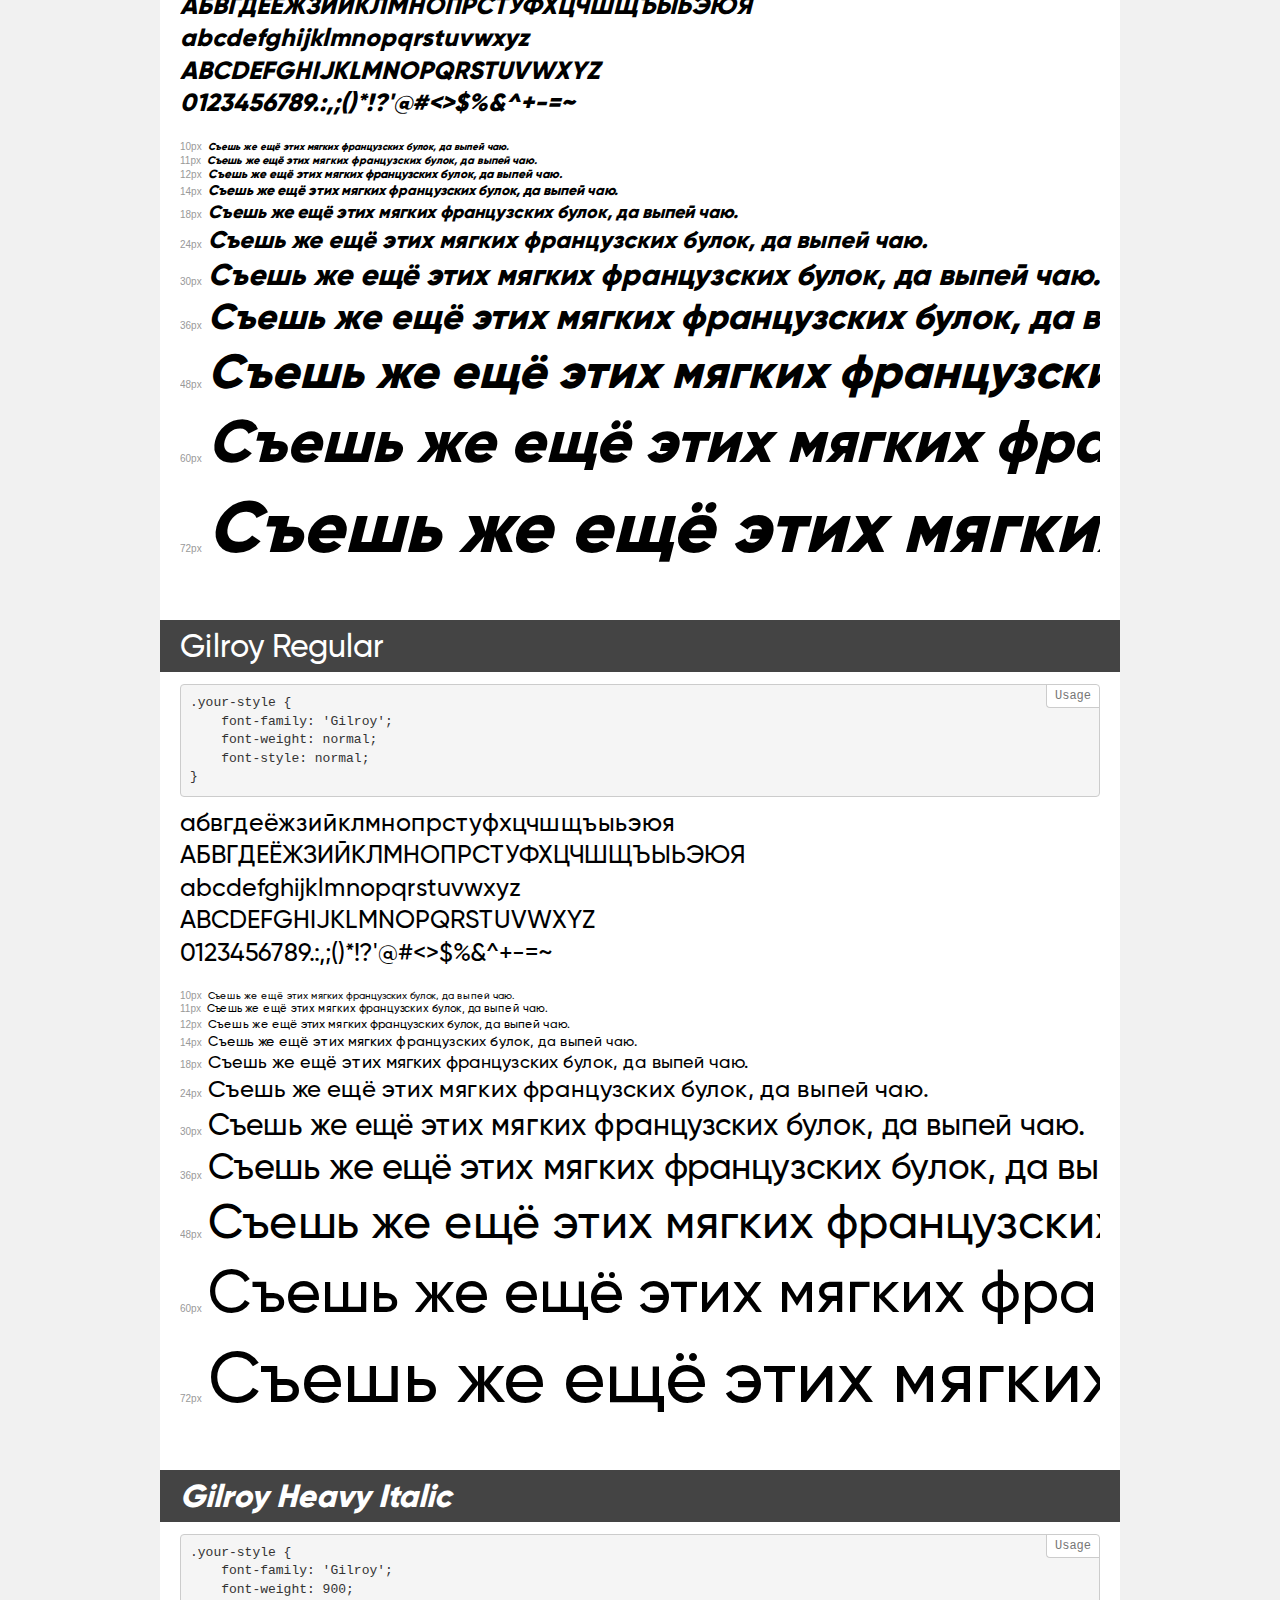
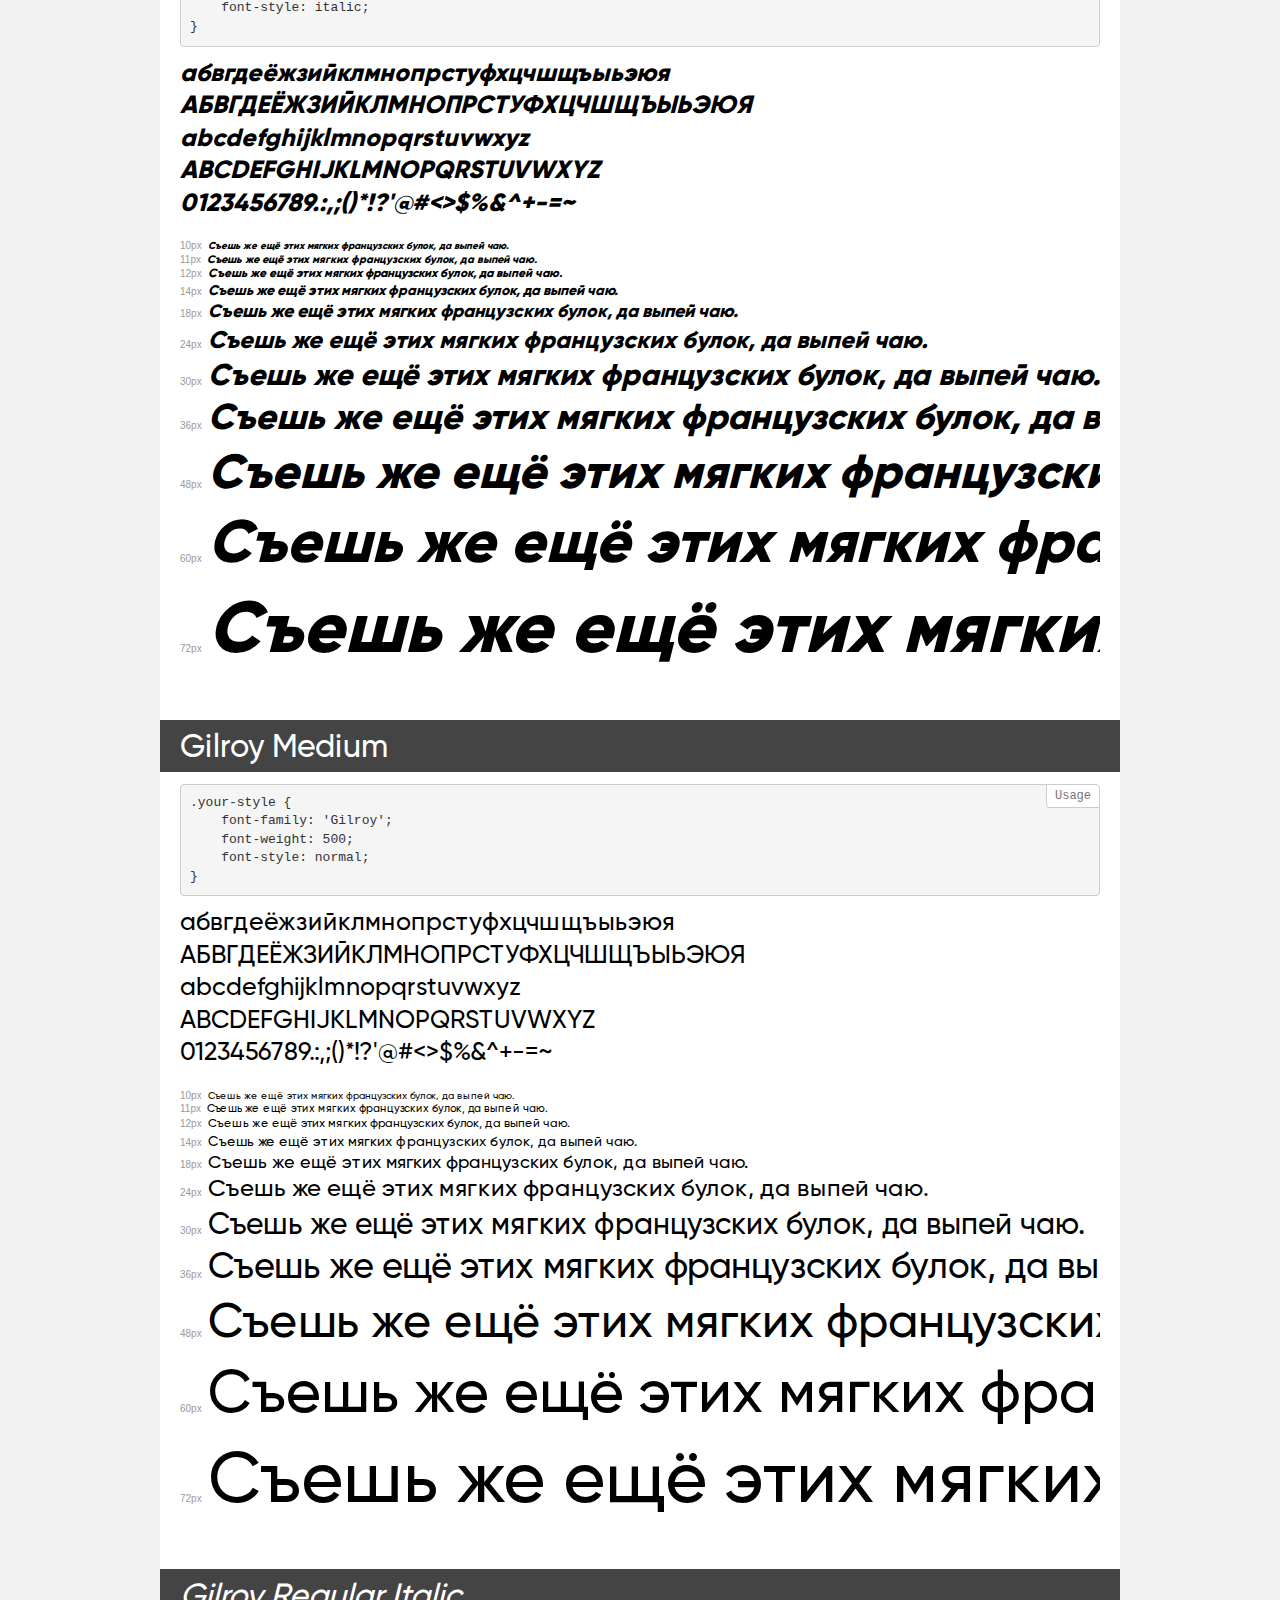
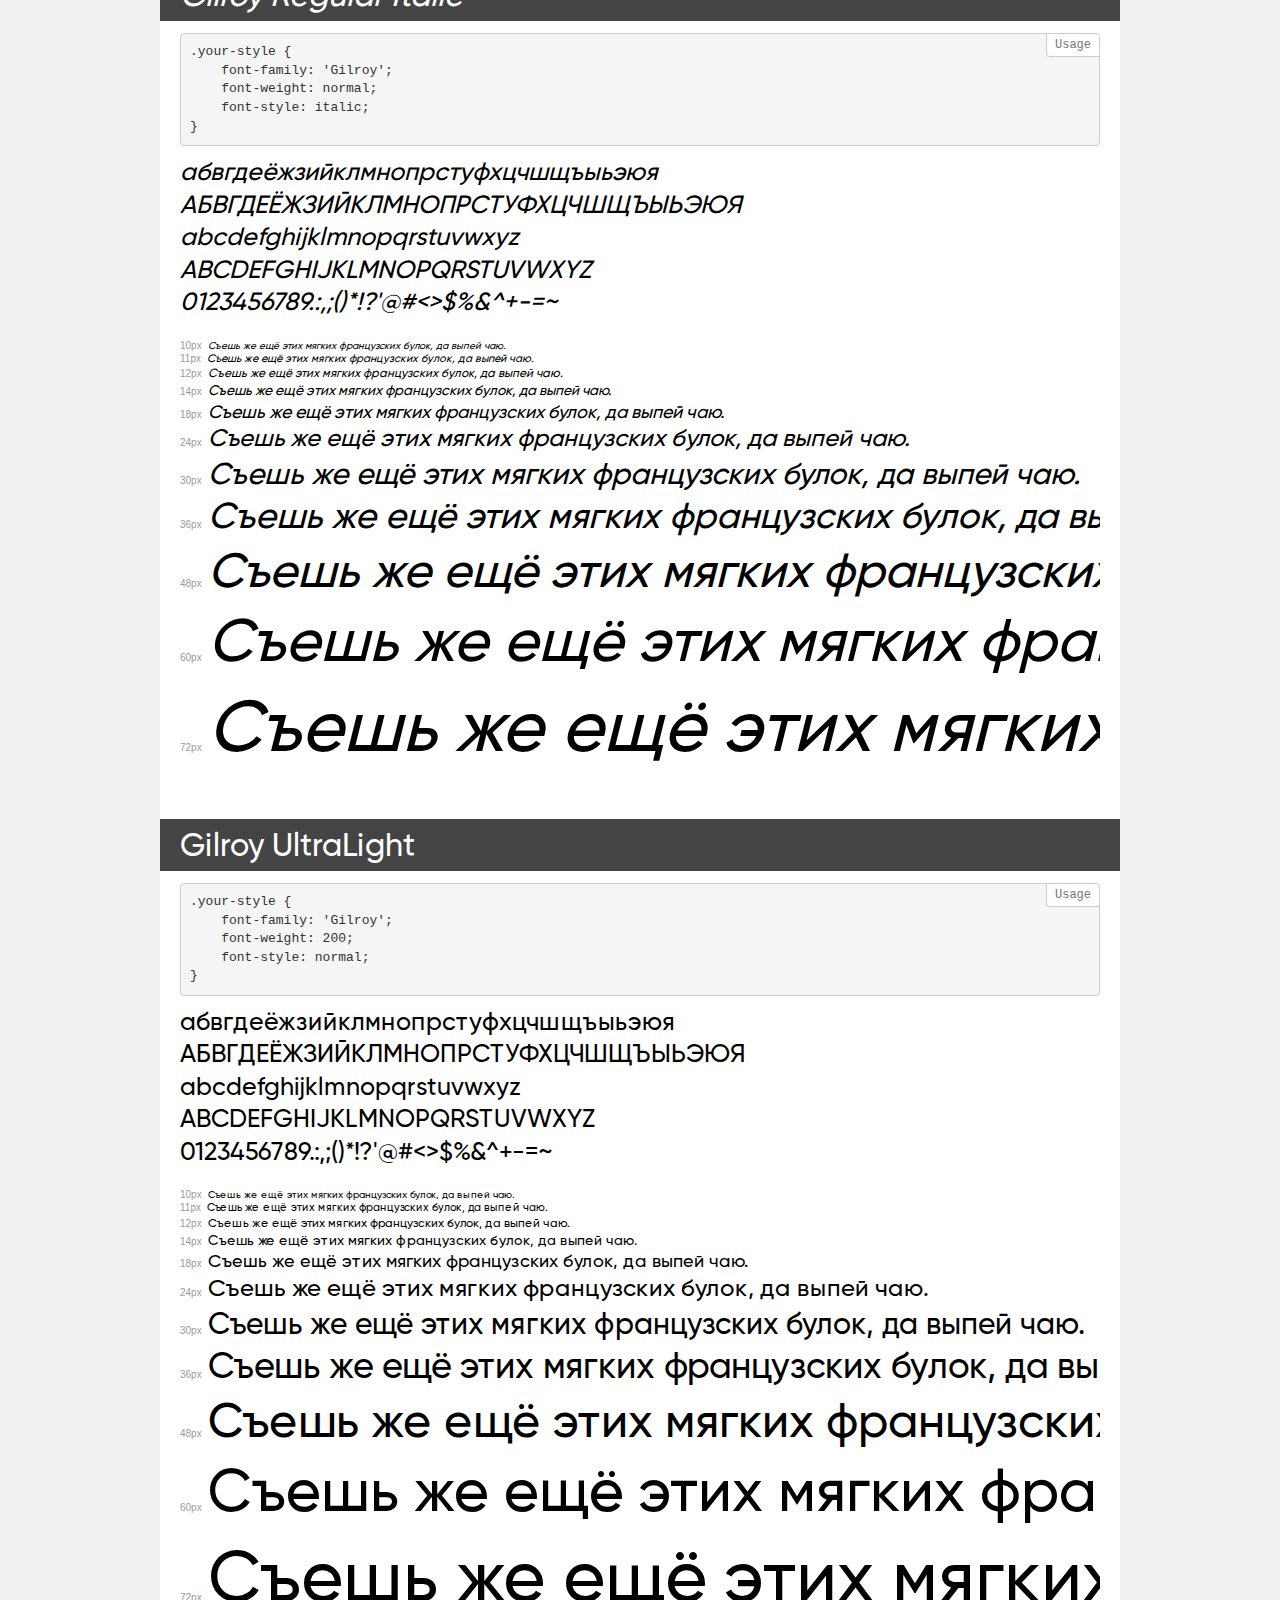
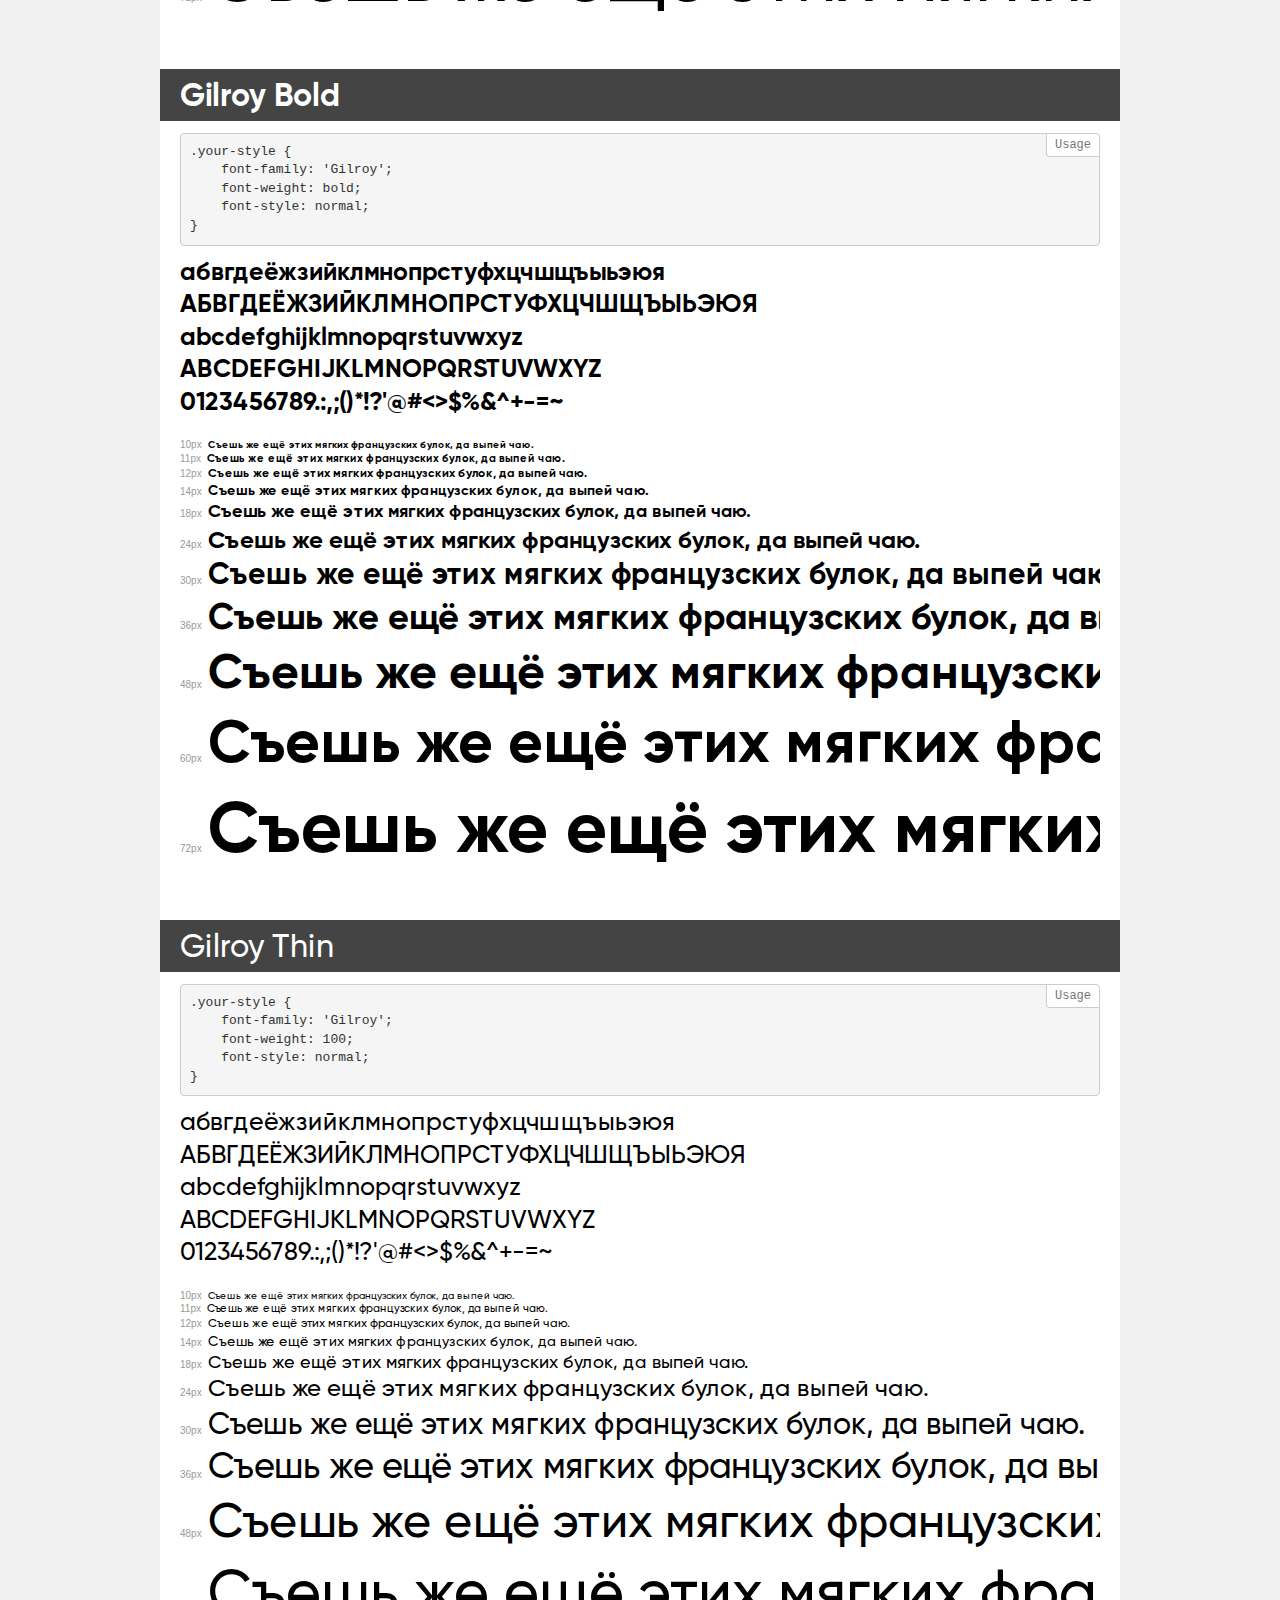
<file: MNTN Website/fonts/Gilroy/demo.html>
<!DOCTYPE html>
<html>
<head>
    <meta charset="utf-8">
    <meta http-equiv="X-UA-Compatible" content="IE=edge">
    <meta name="viewport" content="width=device-width, initial-scale=1">
    <meta name="robots" content="noindex, noarchive">
    <meta name="format-detection" content="telephone=no">
    <title>Transfonter demo</title>
    <link href="stylesheet.css" rel="stylesheet">
    <style>
        /*
        http://meyerweb.com/eric/tools/css/reset/
        v2.0 | 20110126
        License: none (public domain)
        */
        html, body, div, span, applet, object, iframe,
        h1, h2, h3, h4, h5, h6, p, blockquote, pre,
        a, abbr, acronym, address, big, cite, code,
        del, dfn, em, img, ins, kbd, q, s, samp,
        small, strike, strong, sub, sup, tt, var,
        b, u, i, center,
        dl, dt, dd, ol, ul, li,
        fieldset, form, label, legend,
        table, caption, tbody, tfoot, thead, tr, th, td,
        article, aside, canvas, details, embed,
        figure, figcaption, footer, header, hgroup,
        menu, nav, output, ruby, section, summary,
        time, mark, audio, video {
            margin: 0;
            padding: 0;
            border: 0;
            font-size: 100%;
            font: inherit;
            vertical-align: baseline;
        }
        /* HTML5 display-role reset for older browsers */
        article, aside, details, figcaption, figure,
        footer, header, hgroup, menu, nav, section {
            display: block;
        }
        body {
            line-height: 1;
        }
        ol, ul {
            list-style: none;
        }
        blockquote, q {
            quotes: none;
        }
        blockquote:before, blockquote:after,
        q:before, q:after {
            content: '';
            content: none;
        }
        table {
            border-collapse: collapse;
            border-spacing: 0;
        }
        /* common styles */
        body {
            background: #f1f1f1;
            color: #000;
        }
        .page {
            background: #fff;
            width: 920px;
            margin: 0 auto;
            padding: 20px 20px 0 20px;
            overflow: hidden;
        }
        .font-container {
            overflow-x: auto;
            overflow-y: hidden;
            margin-bottom: 40px;
            line-height: 1.3;
            white-space: nowrap;
            padding-bottom: 5px;
        }
        h1 {
            position: relative;
            background: #444;
            font-size: 32px;
            color: #fff;
            padding: 10px 20px;
            margin: 0 -20px 12px -20px;
        }
        .letters {
            font-size: 25px;
            margin-bottom: 20px;
        }
        .s10:before {
            content: '10px';
        }
        .s11:before {
            content: '11px';
        }
        .s12:before {
            content: '12px';
        }
        .s14:before {
            content: '14px';
        }
        .s18:before {
            content: '18px';
        }
        .s24:before {
            content: '24px';
        }
        .s30:before {
            content: '30px';
        }
        .s36:before {
            content: '36px';
        }
        .s48:before {
            content: '48px';
        }
        .s60:before {
            content: '60px';
        }
        .s72:before {
            content: '72px';
        }
        .s10:before, .s11:before, .s12:before, .s14:before,
        .s18:before, .s24:before, .s30:before, .s36:before,
        .s48:before, .s60:before, .s72:before {
            font-family: Arial, sans-serif;
            font-size: 10px;
            font-weight: normal;
            font-style: normal;
            color: #999;
            padding-right: 6px;
        }
        pre {
            display: block;
            position: relative;
            padding: 9px;
            margin: 0 0 10px;
            font-family: Monaco, Menlo, Consolas, "Courier New", monospace !important;
            font-size: 13px;
            line-height: 1.428571429;
            color: #333;
            font-weight: normal !important;
            font-style: normal !important;
            background-color: #f5f5f5;
            border: 1px solid #ccc;
            overflow-x: auto;
            border-radius: 4px;
        }
        pre:after {
            display: block;
            position: absolute;
            right: 0;
            top: 0;
            content: 'Usage';
            line-height: 1;
            padding: 5px 8px;
            font-size: 12px;
            color: #767676;
            background-color: #fff;
            border: 1px solid #ccc;
            border-right: none;
            border-top: none;
            border-radius: 0 4px 0 4px;
            z-index: 10;
        }
        /* responsive */
        @media (max-width: 959px) {
            .page {
                width: auto;
                margin: 0;
            }
        }
    </style>
</head>
<body>
<div class="page">
    <div class="demo" style="font-family: 'Gilroy'; font-weight: 800; font-style: normal;">
        <h1>Gilroy ExtraBold</h1>
        <pre>.your-style {
    font-family: 'Gilroy';
    font-weight: 800;
    font-style: normal;
}</pre>
        <div class="font-container">
            <p class="letters">
                абвгдеёжзийклмнопрстуфхцчшщъыьэюя<br>
АБВГДЕЁЖЗИЙКЛМНОПРСТУФХЦЧШЩЪЫЬЭЮЯ<br>
abcdefghijklmnopqrstuvwxyz<br>
ABCDEFGHIJKLMNOPQRSTUVWXYZ<br>
                0123456789.:,;()*!?'@#<>$%&^+-=~
            </p>
            <p class="s10" style="font-size: 10px;">Съешь же ещё этих мягких французских булок, да выпей чаю.</p>
            <p class="s11" style="font-size: 11px;">Съешь же ещё этих мягких французских булок, да выпей чаю.</p>
            <p class="s12" style="font-size: 12px;">Съешь же ещё этих мягких французских булок, да выпей чаю.</p>
            <p class="s14" style="font-size: 14px;">Съешь же ещё этих мягких французских булок, да выпей чаю.</p>
            <p class="s18" style="font-size: 18px;">Съешь же ещё этих мягких французских булок, да выпей чаю.</p>
            <p class="s24" style="font-size: 24px;">Съешь же ещё этих мягких французских булок, да выпей чаю.</p>
            <p class="s30" style="font-size: 30px;">Съешь же ещё этих мягких французских булок, да выпей чаю.</p>
            <p class="s36" style="font-size: 36px;">Съешь же ещё этих мягких французских булок, да выпей чаю.</p>
            <p class="s48" style="font-size: 48px;">Съешь же ещё этих мягких французских булок, да выпей чаю.</p>
            <p class="s60" style="font-size: 60px;">Съешь же ещё этих мягких французских булок, да выпей чаю.</p>
            <p class="s72" style="font-size: 72px;">Съешь же ещё этих мягких французских булок, да выпей чаю.</p>
        </div>
    </div>
    <div class="demo" style="font-family: 'Gilroy'; font-weight: 900; font-style: normal;">
        <h1>Gilroy Heavy</h1>
        <pre>.your-style {
    font-family: 'Gilroy';
    font-weight: 900;
    font-style: normal;
}</pre>
        <div class="font-container">
            <p class="letters">
                абвгдеёжзийклмнопрстуфхцчшщъыьэюя<br>
АБВГДЕЁЖЗИЙКЛМНОПРСТУФХЦЧШЩЪЫЬЭЮЯ<br>
abcdefghijklmnopqrstuvwxyz<br>
ABCDEFGHIJKLMNOPQRSTUVWXYZ<br>
                0123456789.:,;()*!?'@#<>$%&^+-=~
            </p>
            <p class="s10" style="font-size: 10px;">Съешь же ещё этих мягких французских булок, да выпей чаю.</p>
            <p class="s11" style="font-size: 11px;">Съешь же ещё этих мягких французских булок, да выпей чаю.</p>
            <p class="s12" style="font-size: 12px;">Съешь же ещё этих мягких французских булок, да выпей чаю.</p>
            <p class="s14" style="font-size: 14px;">Съешь же ещё этих мягких французских булок, да выпей чаю.</p>
            <p class="s18" style="font-size: 18px;">Съешь же ещё этих мягких французских булок, да выпей чаю.</p>
            <p class="s24" style="font-size: 24px;">Съешь же ещё этих мягких французских булок, да выпей чаю.</p>
            <p class="s30" style="font-size: 30px;">Съешь же ещё этих мягких французских булок, да выпей чаю.</p>
            <p class="s36" style="font-size: 36px;">Съешь же ещё этих мягких французских булок, да выпей чаю.</p>
            <p class="s48" style="font-size: 48px;">Съешь же ещё этих мягких французских булок, да выпей чаю.</p>
            <p class="s60" style="font-size: 60px;">Съешь же ещё этих мягких французских булок, да выпей чаю.</p>
            <p class="s72" style="font-size: 72px;">Съешь же ещё этих мягких французских булок, да выпей чаю.</p>
        </div>
    </div>
    <div class="demo" style="font-family: 'Gilroy'; font-weight: 300; font-style: italic;">
        <h1>Gilroy Light Italic</h1>
        <pre>.your-style {
    font-family: 'Gilroy';
    font-weight: 300;
    font-style: italic;
}</pre>
        <div class="font-container">
            <p class="letters">
                абвгдеёжзийклмнопрстуфхцчшщъыьэюя<br>
АБВГДЕЁЖЗИЙКЛМНОПРСТУФХЦЧШЩЪЫЬЭЮЯ<br>
abcdefghijklmnopqrstuvwxyz<br>
ABCDEFGHIJKLMNOPQRSTUVWXYZ<br>
                0123456789.:,;()*!?'@#<>$%&^+-=~
            </p>
            <p class="s10" style="font-size: 10px;">Съешь же ещё этих мягких французских булок, да выпей чаю.</p>
            <p class="s11" style="font-size: 11px;">Съешь же ещё этих мягких французских булок, да выпей чаю.</p>
            <p class="s12" style="font-size: 12px;">Съешь же ещё этих мягких французских булок, да выпей чаю.</p>
            <p class="s14" style="font-size: 14px;">Съешь же ещё этих мягких французских булок, да выпей чаю.</p>
            <p class="s18" style="font-size: 18px;">Съешь же ещё этих мягких французских булок, да выпей чаю.</p>
            <p class="s24" style="font-size: 24px;">Съешь же ещё этих мягких французских булок, да выпей чаю.</p>
            <p class="s30" style="font-size: 30px;">Съешь же ещё этих мягких французских булок, да выпей чаю.</p>
            <p class="s36" style="font-size: 36px;">Съешь же ещё этих мягких французских булок, да выпей чаю.</p>
            <p class="s48" style="font-size: 48px;">Съешь же ещё этих мягких французских булок, да выпей чаю.</p>
            <p class="s60" style="font-size: 60px;">Съешь же ещё этих мягких французских булок, да выпей чаю.</p>
            <p class="s72" style="font-size: 72px;">Съешь же ещё этих мягких французских булок, да выпей чаю.</p>
        </div>
    </div>
    <div class="demo" style="font-family: 'Gilroy'; font-weight: 100; font-style: italic;">
        <h1>Gilroy Thin Italic</h1>
        <pre>.your-style {
    font-family: 'Gilroy';
    font-weight: 100;
    font-style: italic;
}</pre>
        <div class="font-container">
            <p class="letters">
                абвгдеёжзийклмнопрстуфхцчшщъыьэюя<br>
АБВГДЕЁЖЗИЙКЛМНОПРСТУФХЦЧШЩЪЫЬЭЮЯ<br>
abcdefghijklmnopqrstuvwxyz<br>
ABCDEFGHIJKLMNOPQRSTUVWXYZ<br>
                0123456789.:,;()*!?'@#<>$%&^+-=~
            </p>
            <p class="s10" style="font-size: 10px;">Съешь же ещё этих мягких французских булок, да выпей чаю.</p>
            <p class="s11" style="font-size: 11px;">Съешь же ещё этих мягких французских булок, да выпей чаю.</p>
            <p class="s12" style="font-size: 12px;">Съешь же ещё этих мягких французских булок, да выпей чаю.</p>
            <p class="s14" style="font-size: 14px;">Съешь же ещё этих мягких французских булок, да выпей чаю.</p>
            <p class="s18" style="font-size: 18px;">Съешь же ещё этих мягких французских булок, да выпей чаю.</p>
            <p class="s24" style="font-size: 24px;">Съешь же ещё этих мягких французских булок, да выпей чаю.</p>
            <p class="s30" style="font-size: 30px;">Съешь же ещё этих мягких французских булок, да выпей чаю.</p>
            <p class="s36" style="font-size: 36px;">Съешь же ещё этих мягких французских булок, да выпей чаю.</p>
            <p class="s48" style="font-size: 48px;">Съешь же ещё этих мягких французских булок, да выпей чаю.</p>
            <p class="s60" style="font-size: 60px;">Съешь же ещё этих мягких французских булок, да выпей чаю.</p>
            <p class="s72" style="font-size: 72px;">Съешь же ещё этих мягких французских булок, да выпей чаю.</p>
        </div>
    </div>
    <div class="demo" style="font-family: 'Gilroy'; font-weight: 900; font-style: italic;">
        <h1>Gilroy Black Italic</h1>
        <pre>.your-style {
    font-family: 'Gilroy';
    font-weight: 900;
    font-style: italic;
}</pre>
        <div class="font-container">
            <p class="letters">
                абвгдеёжзийклмнопрстуфхцчшщъыьэюя<br>
АБВГДЕЁЖЗИЙКЛМНОПРСТУФХЦЧШЩЪЫЬЭЮЯ<br>
abcdefghijklmnopqrstuvwxyz<br>
ABCDEFGHIJKLMNOPQRSTUVWXYZ<br>
                0123456789.:,;()*!?'@#<>$%&^+-=~
            </p>
            <p class="s10" style="font-size: 10px;">Съешь же ещё этих мягких французских булок, да выпей чаю.</p>
            <p class="s11" style="font-size: 11px;">Съешь же ещё этих мягких французских булок, да выпей чаю.</p>
            <p class="s12" style="font-size: 12px;">Съешь же ещё этих мягких французских булок, да выпей чаю.</p>
            <p class="s14" style="font-size: 14px;">Съешь же ещё этих мягких французских булок, да выпей чаю.</p>
            <p class="s18" style="font-size: 18px;">Съешь же ещё этих мягких французских булок, да выпей чаю.</p>
            <p class="s24" style="font-size: 24px;">Съешь же ещё этих мягких французских булок, да выпей чаю.</p>
            <p class="s30" style="font-size: 30px;">Съешь же ещё этих мягких французских булок, да выпей чаю.</p>
            <p class="s36" style="font-size: 36px;">Съешь же ещё этих мягких французских булок, да выпей чаю.</p>
            <p class="s48" style="font-size: 48px;">Съешь же ещё этих мягких французских булок, да выпей чаю.</p>
            <p class="s60" style="font-size: 60px;">Съешь же ещё этих мягких французских булок, да выпей чаю.</p>
            <p class="s72" style="font-size: 72px;">Съешь же ещё этих мягких французских булок, да выпей чаю.</p>
        </div>
    </div>
    <div class="demo" style="font-family: 'Gilroy'; font-weight: bold; font-style: italic;">
        <h1>Gilroy Bold Italic</h1>
        <pre>.your-style {
    font-family: 'Gilroy';
    font-weight: bold;
    font-style: italic;
}</pre>
        <div class="font-container">
            <p class="letters">
                абвгдеёжзийклмнопрстуфхцчшщъыьэюя<br>
АБВГДЕЁЖЗИЙКЛМНОПРСТУФХЦЧШЩЪЫЬЭЮЯ<br>
abcdefghijklmnopqrstuvwxyz<br>
ABCDEFGHIJKLMNOPQRSTUVWXYZ<br>
                0123456789.:,;()*!?'@#<>$%&^+-=~
            </p>
            <p class="s10" style="font-size: 10px;">Съешь же ещё этих мягких французских булок, да выпей чаю.</p>
            <p class="s11" style="font-size: 11px;">Съешь же ещё этих мягких французских булок, да выпей чаю.</p>
            <p class="s12" style="font-size: 12px;">Съешь же ещё этих мягких французских булок, да выпей чаю.</p>
            <p class="s14" style="font-size: 14px;">Съешь же ещё этих мягких французских булок, да выпей чаю.</p>
            <p class="s18" style="font-size: 18px;">Съешь же ещё этих мягких французских булок, да выпей чаю.</p>
            <p class="s24" style="font-size: 24px;">Съешь же ещё этих мягких французских булок, да выпей чаю.</p>
            <p class="s30" style="font-size: 30px;">Съешь же ещё этих мягких французских булок, да выпей чаю.</p>
            <p class="s36" style="font-size: 36px;">Съешь же ещё этих мягких французских булок, да выпей чаю.</p>
            <p class="s48" style="font-size: 48px;">Съешь же ещё этих мягких французских булок, да выпей чаю.</p>
            <p class="s60" style="font-size: 60px;">Съешь же ещё этих мягких французских булок, да выпей чаю.</p>
            <p class="s72" style="font-size: 72px;">Съешь же ещё этих мягких французских булок, да выпей чаю.</p>
        </div>
    </div>
    <div class="demo" style="font-family: 'Gilroy'; font-weight: 600; font-style: normal;">
        <h1>Gilroy SemiBold</h1>
        <pre>.your-style {
    font-family: 'Gilroy';
    font-weight: 600;
    font-style: normal;
}</pre>
        <div class="font-container">
            <p class="letters">
                абвгдеёжзийклмнопрстуфхцчшщъыьэюя<br>
АБВГДЕЁЖЗИЙКЛМНОПРСТУФХЦЧШЩЪЫЬЭЮЯ<br>
abcdefghijklmnopqrstuvwxyz<br>
ABCDEFGHIJKLMNOPQRSTUVWXYZ<br>
                0123456789.:,;()*!?'@#<>$%&^+-=~
            </p>
            <p class="s10" style="font-size: 10px;">Съешь же ещё этих мягких французских булок, да выпей чаю.</p>
            <p class="s11" style="font-size: 11px;">Съешь же ещё этих мягких французских булок, да выпей чаю.</p>
            <p class="s12" style="font-size: 12px;">Съешь же ещё этих мягких французских булок, да выпей чаю.</p>
            <p class="s14" style="font-size: 14px;">Съешь же ещё этих мягких французских булок, да выпей чаю.</p>
            <p class="s18" style="font-size: 18px;">Съешь же ещё этих мягких французских булок, да выпей чаю.</p>
            <p class="s24" style="font-size: 24px;">Съешь же ещё этих мягких французских булок, да выпей чаю.</p>
            <p class="s30" style="font-size: 30px;">Съешь же ещё этих мягких французских булок, да выпей чаю.</p>
            <p class="s36" style="font-size: 36px;">Съешь же ещё этих мягких французских булок, да выпей чаю.</p>
            <p class="s48" style="font-size: 48px;">Съешь же ещё этих мягких французских булок, да выпей чаю.</p>
            <p class="s60" style="font-size: 60px;">Съешь же ещё этих мягких французских булок, да выпей чаю.</p>
            <p class="s72" style="font-size: 72px;">Съешь же ещё этих мягких французских булок, да выпей чаю.</p>
        </div>
    </div>
    <div class="demo" style="font-family: 'Gilroy'; font-weight: 200; font-style: italic;">
        <h1>Gilroy UltraLight Italic</h1>
        <pre>.your-style {
    font-family: 'Gilroy';
    font-weight: 200;
    font-style: italic;
}</pre>
        <div class="font-container">
            <p class="letters">
                абвгдеёжзийклмнопрстуфхцчшщъыьэюя<br>
АБВГДЕЁЖЗИЙКЛМНОПРСТУФХЦЧШЩЪЫЬЭЮЯ<br>
abcdefghijklmnopqrstuvwxyz<br>
ABCDEFGHIJKLMNOPQRSTUVWXYZ<br>
                0123456789.:,;()*!?'@#<>$%&^+-=~
            </p>
            <p class="s10" style="font-size: 10px;">Съешь же ещё этих мягких французских булок, да выпей чаю.</p>
            <p class="s11" style="font-size: 11px;">Съешь же ещё этих мягких французских булок, да выпей чаю.</p>
            <p class="s12" style="font-size: 12px;">Съешь же ещё этих мягких французских булок, да выпей чаю.</p>
            <p class="s14" style="font-size: 14px;">Съешь же ещё этих мягких французских булок, да выпей чаю.</p>
            <p class="s18" style="font-size: 18px;">Съешь же ещё этих мягких французских булок, да выпей чаю.</p>
            <p class="s24" style="font-size: 24px;">Съешь же ещё этих мягких французских булок, да выпей чаю.</p>
            <p class="s30" style="font-size: 30px;">Съешь же ещё этих мягких французских булок, да выпей чаю.</p>
            <p class="s36" style="font-size: 36px;">Съешь же ещё этих мягких французских булок, да выпей чаю.</p>
            <p class="s48" style="font-size: 48px;">Съешь же ещё этих мягких французских булок, да выпей чаю.</p>
            <p class="s60" style="font-size: 60px;">Съешь же ещё этих мягких французских булок, да выпей чаю.</p>
            <p class="s72" style="font-size: 72px;">Съешь же ещё этих мягких французских булок, да выпей чаю.</p>
        </div>
    </div>
    <div class="demo" style="font-family: 'Gilroy'; font-weight: 600; font-style: italic;">
        <h1>Gilroy SemiBold Italic</h1>
        <pre>.your-style {
    font-family: 'Gilroy';
    font-weight: 600;
    font-style: italic;
}</pre>
        <div class="font-container">
            <p class="letters">
                абвгдеёжзийклмнопрстуфхцчшщъыьэюя<br>
АБВГДЕЁЖЗИЙКЛМНОПРСТУФХЦЧШЩЪЫЬЭЮЯ<br>
abcdefghijklmnopqrstuvwxyz<br>
ABCDEFGHIJKLMNOPQRSTUVWXYZ<br>
                0123456789.:,;()*!?'@#<>$%&^+-=~
            </p>
            <p class="s10" style="font-size: 10px;">Съешь же ещё этих мягких французских булок, да выпей чаю.</p>
            <p class="s11" style="font-size: 11px;">Съешь же ещё этих мягких французских булок, да выпей чаю.</p>
            <p class="s12" style="font-size: 12px;">Съешь же ещё этих мягких французских булок, да выпей чаю.</p>
            <p class="s14" style="font-size: 14px;">Съешь же ещё этих мягких французских булок, да выпей чаю.</p>
            <p class="s18" style="font-size: 18px;">Съешь же ещё этих мягких французских булок, да выпей чаю.</p>
            <p class="s24" style="font-size: 24px;">Съешь же ещё этих мягких французских булок, да выпей чаю.</p>
            <p class="s30" style="font-size: 30px;">Съешь же ещё этих мягких французских булок, да выпей чаю.</p>
            <p class="s36" style="font-size: 36px;">Съешь же ещё этих мягких французских булок, да выпей чаю.</p>
            <p class="s48" style="font-size: 48px;">Съешь же ещё этих мягких французских булок, да выпей чаю.</p>
            <p class="s60" style="font-size: 60px;">Съешь же ещё этих мягких французских булок, да выпей чаю.</p>
            <p class="s72" style="font-size: 72px;">Съешь же ещё этих мягких французских булок, да выпей чаю.</p>
        </div>
    </div>
    <div class="demo" style="font-family: 'Gilroy'; font-weight: 300; font-style: normal;">
        <h1>Gilroy Light</h1>
        <pre>.your-style {
    font-family: 'Gilroy';
    font-weight: 300;
    font-style: normal;
}</pre>
        <div class="font-container">
            <p class="letters">
                абвгдеёжзийклмнопрстуфхцчшщъыьэюя<br>
АБВГДЕЁЖЗИЙКЛМНОПРСТУФХЦЧШЩЪЫЬЭЮЯ<br>
abcdefghijklmnopqrstuvwxyz<br>
ABCDEFGHIJKLMNOPQRSTUVWXYZ<br>
                0123456789.:,;()*!?'@#<>$%&^+-=~
            </p>
            <p class="s10" style="font-size: 10px;">Съешь же ещё этих мягких французских булок, да выпей чаю.</p>
            <p class="s11" style="font-size: 11px;">Съешь же ещё этих мягких французских булок, да выпей чаю.</p>
            <p class="s12" style="font-size: 12px;">Съешь же ещё этих мягких французских булок, да выпей чаю.</p>
            <p class="s14" style="font-size: 14px;">Съешь же ещё этих мягких французских булок, да выпей чаю.</p>
            <p class="s18" style="font-size: 18px;">Съешь же ещё этих мягких французских булок, да выпей чаю.</p>
            <p class="s24" style="font-size: 24px;">Съешь же ещё этих мягких французских булок, да выпей чаю.</p>
            <p class="s30" style="font-size: 30px;">Съешь же ещё этих мягких французских булок, да выпей чаю.</p>
            <p class="s36" style="font-size: 36px;">Съешь же ещё этих мягких французских булок, да выпей чаю.</p>
            <p class="s48" style="font-size: 48px;">Съешь же ещё этих мягких французских булок, да выпей чаю.</p>
            <p class="s60" style="font-size: 60px;">Съешь же ещё этих мягких французских булок, да выпей чаю.</p>
            <p class="s72" style="font-size: 72px;">Съешь же ещё этих мягких французских булок, да выпей чаю.</p>
        </div>
    </div>
    <div class="demo" style="font-family: 'Gilroy'; font-weight: 500; font-style: italic;">
        <h1>Gilroy Medium Italic</h1>
        <pre>.your-style {
    font-family: 'Gilroy';
    font-weight: 500;
    font-style: italic;
}</pre>
        <div class="font-container">
            <p class="letters">
                абвгдеёжзийклмнопрстуфхцчшщъыьэюя<br>
АБВГДЕЁЖЗИЙКЛМНОПРСТУФХЦЧШЩЪЫЬЭЮЯ<br>
abcdefghijklmnopqrstuvwxyz<br>
ABCDEFGHIJKLMNOPQRSTUVWXYZ<br>
                0123456789.:,;()*!?'@#<>$%&^+-=~
            </p>
            <p class="s10" style="font-size: 10px;">Съешь же ещё этих мягких французских булок, да выпей чаю.</p>
            <p class="s11" style="font-size: 11px;">Съешь же ещё этих мягких французских булок, да выпей чаю.</p>
            <p class="s12" style="font-size: 12px;">Съешь же ещё этих мягких французских булок, да выпей чаю.</p>
            <p class="s14" style="font-size: 14px;">Съешь же ещё этих мягких французских булок, да выпей чаю.</p>
            <p class="s18" style="font-size: 18px;">Съешь же ещё этих мягких французских булок, да выпей чаю.</p>
            <p class="s24" style="font-size: 24px;">Съешь же ещё этих мягких французских булок, да выпей чаю.</p>
            <p class="s30" style="font-size: 30px;">Съешь же ещё этих мягких французских булок, да выпей чаю.</p>
            <p class="s36" style="font-size: 36px;">Съешь же ещё этих мягких французских булок, да выпей чаю.</p>
            <p class="s48" style="font-size: 48px;">Съешь же ещё этих мягких французских булок, да выпей чаю.</p>
            <p class="s60" style="font-size: 60px;">Съешь же ещё этих мягких французских булок, да выпей чаю.</p>
            <p class="s72" style="font-size: 72px;">Съешь же ещё этих мягких французских булок, да выпей чаю.</p>
        </div>
    </div>
    <div class="demo" style="font-family: 'Gilroy'; font-weight: 800; font-style: italic;">
        <h1>Gilroy ExtraBold Italic</h1>
        <pre>.your-style {
    font-family: 'Gilroy';
    font-weight: 800;
    font-style: italic;
}</pre>
        <div class="font-container">
            <p class="letters">
                абвгдеёжзийклмнопрстуфхцчшщъыьэюя<br>
АБВГДЕЁЖЗИЙКЛМНОПРСТУФХЦЧШЩЪЫЬЭЮЯ<br>
abcdefghijklmnopqrstuvwxyz<br>
ABCDEFGHIJKLMNOPQRSTUVWXYZ<br>
                0123456789.:,;()*!?'@#<>$%&^+-=~
            </p>
            <p class="s10" style="font-size: 10px;">Съешь же ещё этих мягких французских булок, да выпей чаю.</p>
            <p class="s11" style="font-size: 11px;">Съешь же ещё этих мягких французских булок, да выпей чаю.</p>
            <p class="s12" style="font-size: 12px;">Съешь же ещё этих мягких французских булок, да выпей чаю.</p>
            <p class="s14" style="font-size: 14px;">Съешь же ещё этих мягких французских булок, да выпей чаю.</p>
            <p class="s18" style="font-size: 18px;">Съешь же ещё этих мягких французских булок, да выпей чаю.</p>
            <p class="s24" style="font-size: 24px;">Съешь же ещё этих мягких французских булок, да выпей чаю.</p>
            <p class="s30" style="font-size: 30px;">Съешь же ещё этих мягких французских булок, да выпей чаю.</p>
            <p class="s36" style="font-size: 36px;">Съешь же ещё этих мягких французских булок, да выпей чаю.</p>
            <p class="s48" style="font-size: 48px;">Съешь же ещё этих мягких французских булок, да выпей чаю.</p>
            <p class="s60" style="font-size: 60px;">Съешь же ещё этих мягких французских булок, да выпей чаю.</p>
            <p class="s72" style="font-size: 72px;">Съешь же ещё этих мягких французских булок, да выпей чаю.</p>
        </div>
    </div>
    <div class="demo" style="font-family: 'Gilroy'; font-weight: normal; font-style: normal;">
        <h1>Gilroy Regular</h1>
        <pre>.your-style {
    font-family: 'Gilroy';
    font-weight: normal;
    font-style: normal;
}</pre>
        <div class="font-container">
            <p class="letters">
                абвгдеёжзийклмнопрстуфхцчшщъыьэюя<br>
АБВГДЕЁЖЗИЙКЛМНОПРСТУФХЦЧШЩЪЫЬЭЮЯ<br>
abcdefghijklmnopqrstuvwxyz<br>
ABCDEFGHIJKLMNOPQRSTUVWXYZ<br>
                0123456789.:,;()*!?'@#<>$%&^+-=~
            </p>
            <p class="s10" style="font-size: 10px;">Съешь же ещё этих мягких французских булок, да выпей чаю.</p>
            <p class="s11" style="font-size: 11px;">Съешь же ещё этих мягких французских булок, да выпей чаю.</p>
            <p class="s12" style="font-size: 12px;">Съешь же ещё этих мягких французских булок, да выпей чаю.</p>
            <p class="s14" style="font-size: 14px;">Съешь же ещё этих мягких французских булок, да выпей чаю.</p>
            <p class="s18" style="font-size: 18px;">Съешь же ещё этих мягких французских булок, да выпей чаю.</p>
            <p class="s24" style="font-size: 24px;">Съешь же ещё этих мягких французских булок, да выпей чаю.</p>
            <p class="s30" style="font-size: 30px;">Съешь же ещё этих мягких французских булок, да выпей чаю.</p>
            <p class="s36" style="font-size: 36px;">Съешь же ещё этих мягких французских булок, да выпей чаю.</p>
            <p class="s48" style="font-size: 48px;">Съешь же ещё этих мягких французских булок, да выпей чаю.</p>
            <p class="s60" style="font-size: 60px;">Съешь же ещё этих мягких французских булок, да выпей чаю.</p>
            <p class="s72" style="font-size: 72px;">Съешь же ещё этих мягких французских булок, да выпей чаю.</p>
        </div>
    </div>
    <div class="demo" style="font-family: 'Gilroy'; font-weight: 900; font-style: italic;">
        <h1>Gilroy Heavy Italic</h1>
        <pre>.your-style {
    font-family: 'Gilroy';
    font-weight: 900;
    font-style: italic;
}</pre>
        <div class="font-container">
            <p class="letters">
                абвгдеёжзийклмнопрстуфхцчшщъыьэюя<br>
АБВГДЕЁЖЗИЙКЛМНОПРСТУФХЦЧШЩЪЫЬЭЮЯ<br>
abcdefghijklmnopqrstuvwxyz<br>
ABCDEFGHIJKLMNOPQRSTUVWXYZ<br>
                0123456789.:,;()*!?'@#<>$%&^+-=~
            </p>
            <p class="s10" style="font-size: 10px;">Съешь же ещё этих мягких французских булок, да выпей чаю.</p>
            <p class="s11" style="font-size: 11px;">Съешь же ещё этих мягких французских булок, да выпей чаю.</p>
            <p class="s12" style="font-size: 12px;">Съешь же ещё этих мягких французских булок, да выпей чаю.</p>
            <p class="s14" style="font-size: 14px;">Съешь же ещё этих мягких французских булок, да выпей чаю.</p>
            <p class="s18" style="font-size: 18px;">Съешь же ещё этих мягких французских булок, да выпей чаю.</p>
            <p class="s24" style="font-size: 24px;">Съешь же ещё этих мягких французских булок, да выпей чаю.</p>
            <p class="s30" style="font-size: 30px;">Съешь же ещё этих мягких французских булок, да выпей чаю.</p>
            <p class="s36" style="font-size: 36px;">Съешь же ещё этих мягких французских булок, да выпей чаю.</p>
            <p class="s48" style="font-size: 48px;">Съешь же ещё этих мягких французских булок, да выпей чаю.</p>
            <p class="s60" style="font-size: 60px;">Съешь же ещё этих мягких французских булок, да выпей чаю.</p>
            <p class="s72" style="font-size: 72px;">Съешь же ещё этих мягких французских булок, да выпей чаю.</p>
        </div>
    </div>
    <div class="demo" style="font-family: 'Gilroy'; font-weight: 500; font-style: normal;">
        <h1>Gilroy Medium</h1>
        <pre>.your-style {
    font-family: 'Gilroy';
    font-weight: 500;
    font-style: normal;
}</pre>
        <div class="font-container">
            <p class="letters">
                абвгдеёжзийклмнопрстуфхцчшщъыьэюя<br>
АБВГДЕЁЖЗИЙКЛМНОПРСТУФХЦЧШЩЪЫЬЭЮЯ<br>
abcdefghijklmnopqrstuvwxyz<br>
ABCDEFGHIJKLMNOPQRSTUVWXYZ<br>
                0123456789.:,;()*!?'@#<>$%&^+-=~
            </p>
            <p class="s10" style="font-size: 10px;">Съешь же ещё этих мягких французских булок, да выпей чаю.</p>
            <p class="s11" style="font-size: 11px;">Съешь же ещё этих мягких французских булок, да выпей чаю.</p>
            <p class="s12" style="font-size: 12px;">Съешь же ещё этих мягких французских булок, да выпей чаю.</p>
            <p class="s14" style="font-size: 14px;">Съешь же ещё этих мягких французских булок, да выпей чаю.</p>
            <p class="s18" style="font-size: 18px;">Съешь же ещё этих мягких французских булок, да выпей чаю.</p>
            <p class="s24" style="font-size: 24px;">Съешь же ещё этих мягких французских булок, да выпей чаю.</p>
            <p class="s30" style="font-size: 30px;">Съешь же ещё этих мягких французских булок, да выпей чаю.</p>
            <p class="s36" style="font-size: 36px;">Съешь же ещё этих мягких французских булок, да выпей чаю.</p>
            <p class="s48" style="font-size: 48px;">Съешь же ещё этих мягких французских булок, да выпей чаю.</p>
            <p class="s60" style="font-size: 60px;">Съешь же ещё этих мягких французских булок, да выпей чаю.</p>
            <p class="s72" style="font-size: 72px;">Съешь же ещё этих мягких французских булок, да выпей чаю.</p>
        </div>
    </div>
    <div class="demo" style="font-family: 'Gilroy'; font-weight: normal; font-style: italic;">
        <h1>Gilroy Regular Italic</h1>
        <pre>.your-style {
    font-family: 'Gilroy';
    font-weight: normal;
    font-style: italic;
}</pre>
        <div class="font-container">
            <p class="letters">
                абвгдеёжзийклмнопрстуфхцчшщъыьэюя<br>
АБВГДЕЁЖЗИЙКЛМНОПРСТУФХЦЧШЩЪЫЬЭЮЯ<br>
abcdefghijklmnopqrstuvwxyz<br>
ABCDEFGHIJKLMNOPQRSTUVWXYZ<br>
                0123456789.:,;()*!?'@#<>$%&^+-=~
            </p>
            <p class="s10" style="font-size: 10px;">Съешь же ещё этих мягких французских булок, да выпей чаю.</p>
            <p class="s11" style="font-size: 11px;">Съешь же ещё этих мягких французских булок, да выпей чаю.</p>
            <p class="s12" style="font-size: 12px;">Съешь же ещё этих мягких французских булок, да выпей чаю.</p>
            <p class="s14" style="font-size: 14px;">Съешь же ещё этих мягких французских булок, да выпей чаю.</p>
            <p class="s18" style="font-size: 18px;">Съешь же ещё этих мягких французских булок, да выпей чаю.</p>
            <p class="s24" style="font-size: 24px;">Съешь же ещё этих мягких французских булок, да выпей чаю.</p>
            <p class="s30" style="font-size: 30px;">Съешь же ещё этих мягких французских булок, да выпей чаю.</p>
            <p class="s36" style="font-size: 36px;">Съешь же ещё этих мягких французских булок, да выпей чаю.</p>
            <p class="s48" style="font-size: 48px;">Съешь же ещё этих мягких французских булок, да выпей чаю.</p>
            <p class="s60" style="font-size: 60px;">Съешь же ещё этих мягких французских булок, да выпей чаю.</p>
            <p class="s72" style="font-size: 72px;">Съешь же ещё этих мягких французских булок, да выпей чаю.</p>
        </div>
    </div>
    <div class="demo" style="font-family: 'Gilroy'; font-weight: 200; font-style: normal;">
        <h1>Gilroy UltraLight</h1>
        <pre>.your-style {
    font-family: 'Gilroy';
    font-weight: 200;
    font-style: normal;
}</pre>
        <div class="font-container">
            <p class="letters">
                абвгдеёжзийклмнопрстуфхцчшщъыьэюя<br>
АБВГДЕЁЖЗИЙКЛМНОПРСТУФХЦЧШЩЪЫЬЭЮЯ<br>
abcdefghijklmnopqrstuvwxyz<br>
ABCDEFGHIJKLMNOPQRSTUVWXYZ<br>
                0123456789.:,;()*!?'@#<>$%&^+-=~
            </p>
            <p class="s10" style="font-size: 10px;">Съешь же ещё этих мягких французских булок, да выпей чаю.</p>
            <p class="s11" style="font-size: 11px;">Съешь же ещё этих мягких французских булок, да выпей чаю.</p>
            <p class="s12" style="font-size: 12px;">Съешь же ещё этих мягких французских булок, да выпей чаю.</p>
            <p class="s14" style="font-size: 14px;">Съешь же ещё этих мягких французских булок, да выпей чаю.</p>
            <p class="s18" style="font-size: 18px;">Съешь же ещё этих мягких французских булок, да выпей чаю.</p>
            <p class="s24" style="font-size: 24px;">Съешь же ещё этих мягких французских булок, да выпей чаю.</p>
            <p class="s30" style="font-size: 30px;">Съешь же ещё этих мягких французских булок, да выпей чаю.</p>
            <p class="s36" style="font-size: 36px;">Съешь же ещё этих мягких французских булок, да выпей чаю.</p>
            <p class="s48" style="font-size: 48px;">Съешь же ещё этих мягких французских булок, да выпей чаю.</p>
            <p class="s60" style="font-size: 60px;">Съешь же ещё этих мягких французских булок, да выпей чаю.</p>
            <p class="s72" style="font-size: 72px;">Съешь же ещё этих мягких французских булок, да выпей чаю.</p>
        </div>
    </div>
    <div class="demo" style="font-family: 'Gilroy'; font-weight: bold; font-style: normal;">
        <h1>Gilroy Bold</h1>
        <pre>.your-style {
    font-family: 'Gilroy';
    font-weight: bold;
    font-style: normal;
}</pre>
        <div class="font-container">
            <p class="letters">
                абвгдеёжзийклмнопрстуфхцчшщъыьэюя<br>
АБВГДЕЁЖЗИЙКЛМНОПРСТУФХЦЧШЩЪЫЬЭЮЯ<br>
abcdefghijklmnopqrstuvwxyz<br>
ABCDEFGHIJKLMNOPQRSTUVWXYZ<br>
                0123456789.:,;()*!?'@#<>$%&^+-=~
            </p>
            <p class="s10" style="font-size: 10px;">Съешь же ещё этих мягких французских булок, да выпей чаю.</p>
            <p class="s11" style="font-size: 11px;">Съешь же ещё этих мягких французских булок, да выпей чаю.</p>
            <p class="s12" style="font-size: 12px;">Съешь же ещё этих мягких французских булок, да выпей чаю.</p>
            <p class="s14" style="font-size: 14px;">Съешь же ещё этих мягких французских булок, да выпей чаю.</p>
            <p class="s18" style="font-size: 18px;">Съешь же ещё этих мягких французских булок, да выпей чаю.</p>
            <p class="s24" style="font-size: 24px;">Съешь же ещё этих мягких французских булок, да выпей чаю.</p>
            <p class="s30" style="font-size: 30px;">Съешь же ещё этих мягких французских булок, да выпей чаю.</p>
            <p class="s36" style="font-size: 36px;">Съешь же ещё этих мягких французских булок, да выпей чаю.</p>
            <p class="s48" style="font-size: 48px;">Съешь же ещё этих мягких французских булок, да выпей чаю.</p>
            <p class="s60" style="font-size: 60px;">Съешь же ещё этих мягких французских булок, да выпей чаю.</p>
            <p class="s72" style="font-size: 72px;">Съешь же ещё этих мягких французских булок, да выпей чаю.</p>
        </div>
    </div>
    <div class="demo" style="font-family: 'Gilroy'; font-weight: 100; font-style: normal;">
        <h1>Gilroy Thin</h1>
        <pre>.your-style {
    font-family: 'Gilroy';
    font-weight: 100;
    font-style: normal;
}</pre>
        <div class="font-container">
            <p class="letters">
                абвгдеёжзийклмнопрстуфхцчшщъыьэюя<br>
АБВГДЕЁЖЗИЙКЛМНОПРСТУФХЦЧШЩЪЫЬЭЮЯ<br>
abcdefghijklmnopqrstuvwxyz<br>
ABCDEFGHIJKLMNOPQRSTUVWXYZ<br>
                0123456789.:,;()*!?'@#<>$%&^+-=~
            </p>
            <p class="s10" style="font-size: 10px;">Съешь же ещё этих мягких французских булок, да выпей чаю.</p>
            <p class="s11" style="font-size: 11px;">Съешь же ещё этих мягких французских булок, да выпей чаю.</p>
            <p class="s12" style="font-size: 12px;">Съешь же ещё этих мягких французских булок, да выпей чаю.</p>
            <p class="s14" style="font-size: 14px;">Съешь же ещё этих мягких французских булок, да выпей чаю.</p>
            <p class="s18" style="font-size: 18px;">Съешь же ещё этих мягких французских булок, да выпей чаю.</p>
            <p class="s24" style="font-size: 24px;">Съешь же ещё этих мягких французских булок, да выпей чаю.</p>
            <p class="s30" style="font-size: 30px;">Съешь же ещё этих мягких французских булок, да выпей чаю.</p>
            <p class="s36" style="font-size: 36px;">Съешь же ещё этих мягких французских булок, да выпей чаю.</p>
            <p class="s48" style="font-size: 48px;">Съешь же ещё этих мягких французских булок, да выпей чаю.</p>
            <p class="s60" style="font-size: 60px;">Съешь же ещё этих мягких французских булок, да выпей чаю.</p>
            <p class="s72" style="font-size: 72px;">Съешь же ещё этих мягких французских булок, да выпей чаю.</p>
        </div>
    </div>
    <div class="demo" style="font-family: 'Gilroy'; font-weight: 900; font-style: normal;">
        <h1>Gilroy Black</h1>
        <pre>.your-style {
    font-family: 'Gilroy';
    font-weight: 900;
    font-style: normal;
}</pre>
        <div class="font-container">
            <p class="letters">
                абвгдеёжзийклмнопрстуфхцчшщъыьэюя<br>
АБВГДЕЁЖЗИЙКЛМНОПРСТУФХЦЧШЩЪЫЬЭЮЯ<br>
abcdefghijklmnopqrstuvwxyz<br>
ABCDEFGHIJKLMNOPQRSTUVWXYZ<br>
                0123456789.:,;()*!?'@#<>$%&^+-=~
            </p>
            <p class="s10" style="font-size: 10px;">Съешь же ещё этих мягких французских булок, да выпей чаю.</p>
            <p class="s11" style="font-size: 11px;">Съешь же ещё этих мягких французских булок, да выпей чаю.</p>
            <p class="s12" style="font-size: 12px;">Съешь же ещё этих мягких французских булок, да выпей чаю.</p>
            <p class="s14" style="font-size: 14px;">Съешь же ещё этих мягких французских булок, да выпей чаю.</p>
            <p class="s18" style="font-size: 18px;">Съешь же ещё этих мягких французских булок, да выпей чаю.</p>
            <p class="s24" style="font-size: 24px;">Съешь же ещё этих мягких французских булок, да выпей чаю.</p>
            <p class="s30" style="font-size: 30px;">Съешь же ещё этих мягких французских булок, да выпей чаю.</p>
            <p class="s36" style="font-size: 36px;">Съешь же ещё этих мягких французских булок, да выпей чаю.</p>
            <p class="s48" style="font-size: 48px;">Съешь же ещё этих мягких французских булок, да выпей чаю.</p>
            <p class="s60" style="font-size: 60px;">Съешь же ещё этих мягких французских булок, да выпей чаю.</p>
            <p class="s72" style="font-size: 72px;">Съешь же ещё этих мягких французских булок, да выпей чаю.</p>
        </div>
    </div>
</div>
</body>
</html>
</file>
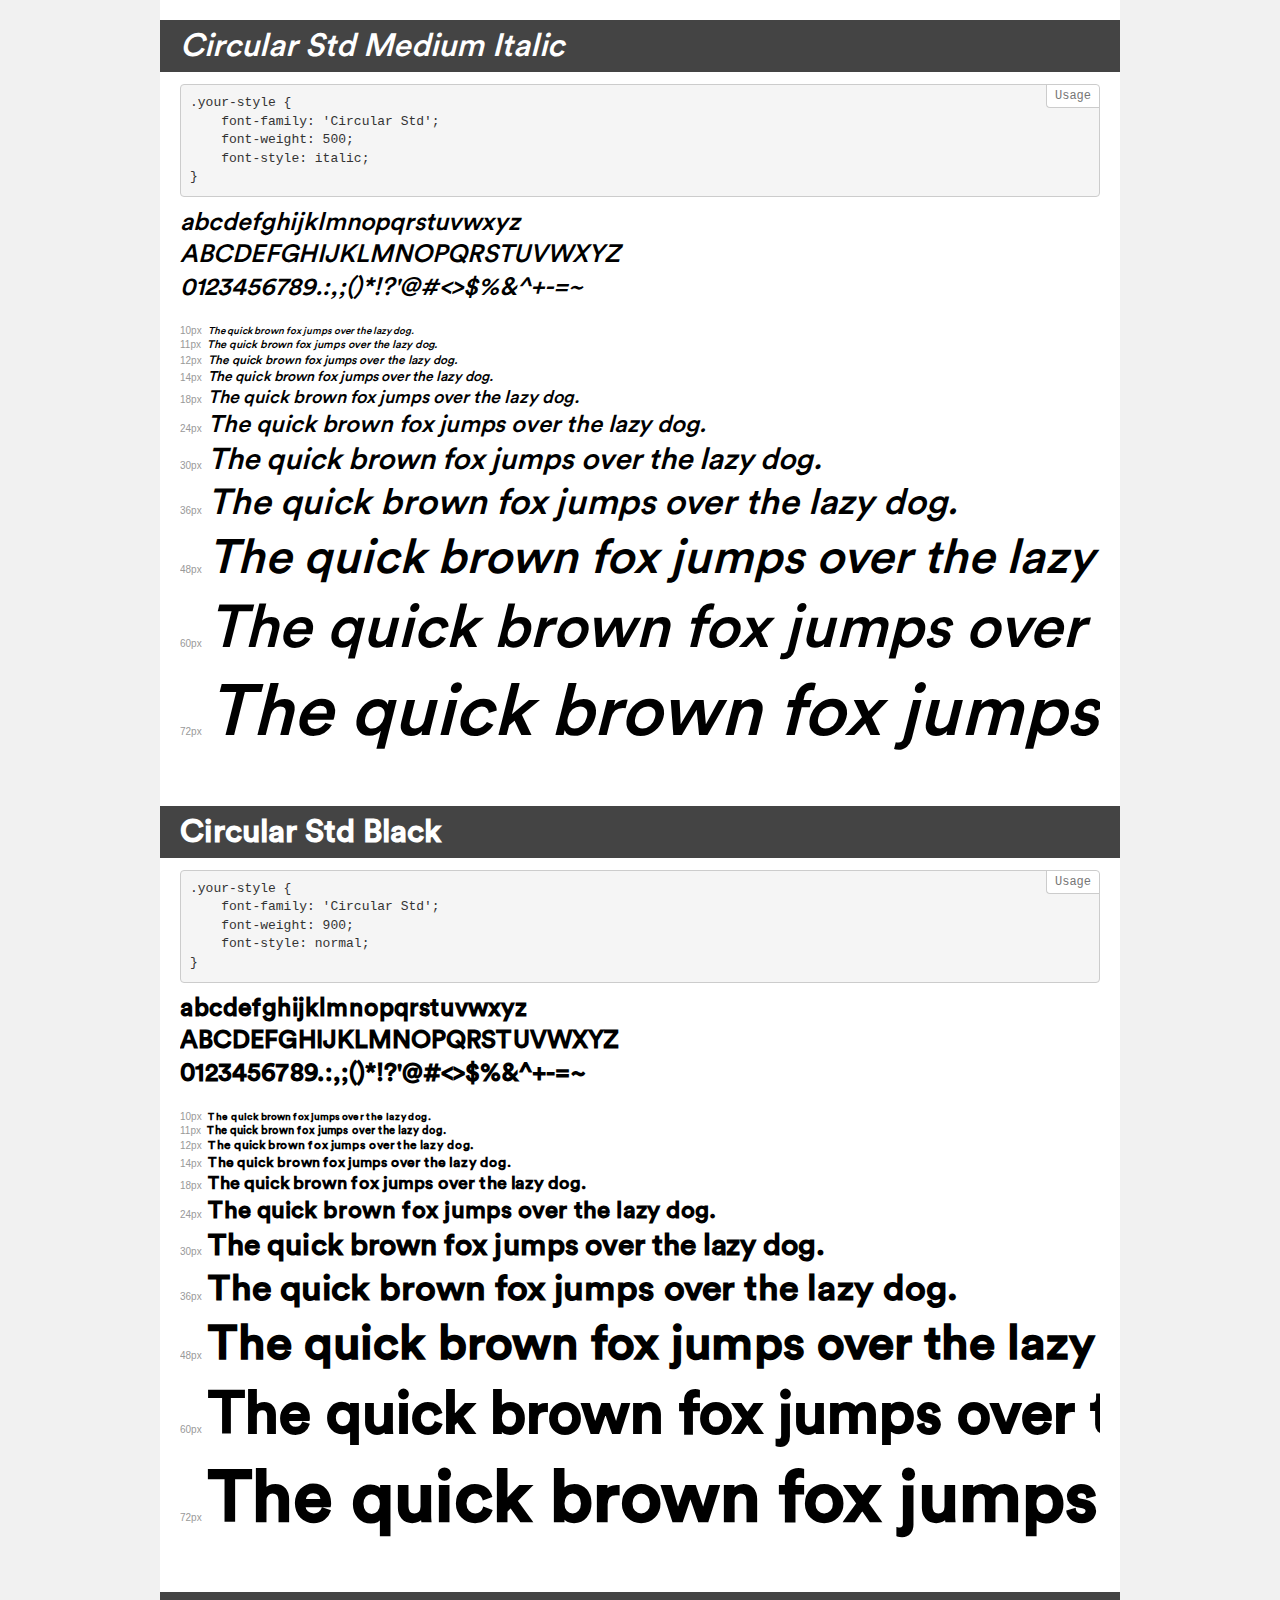
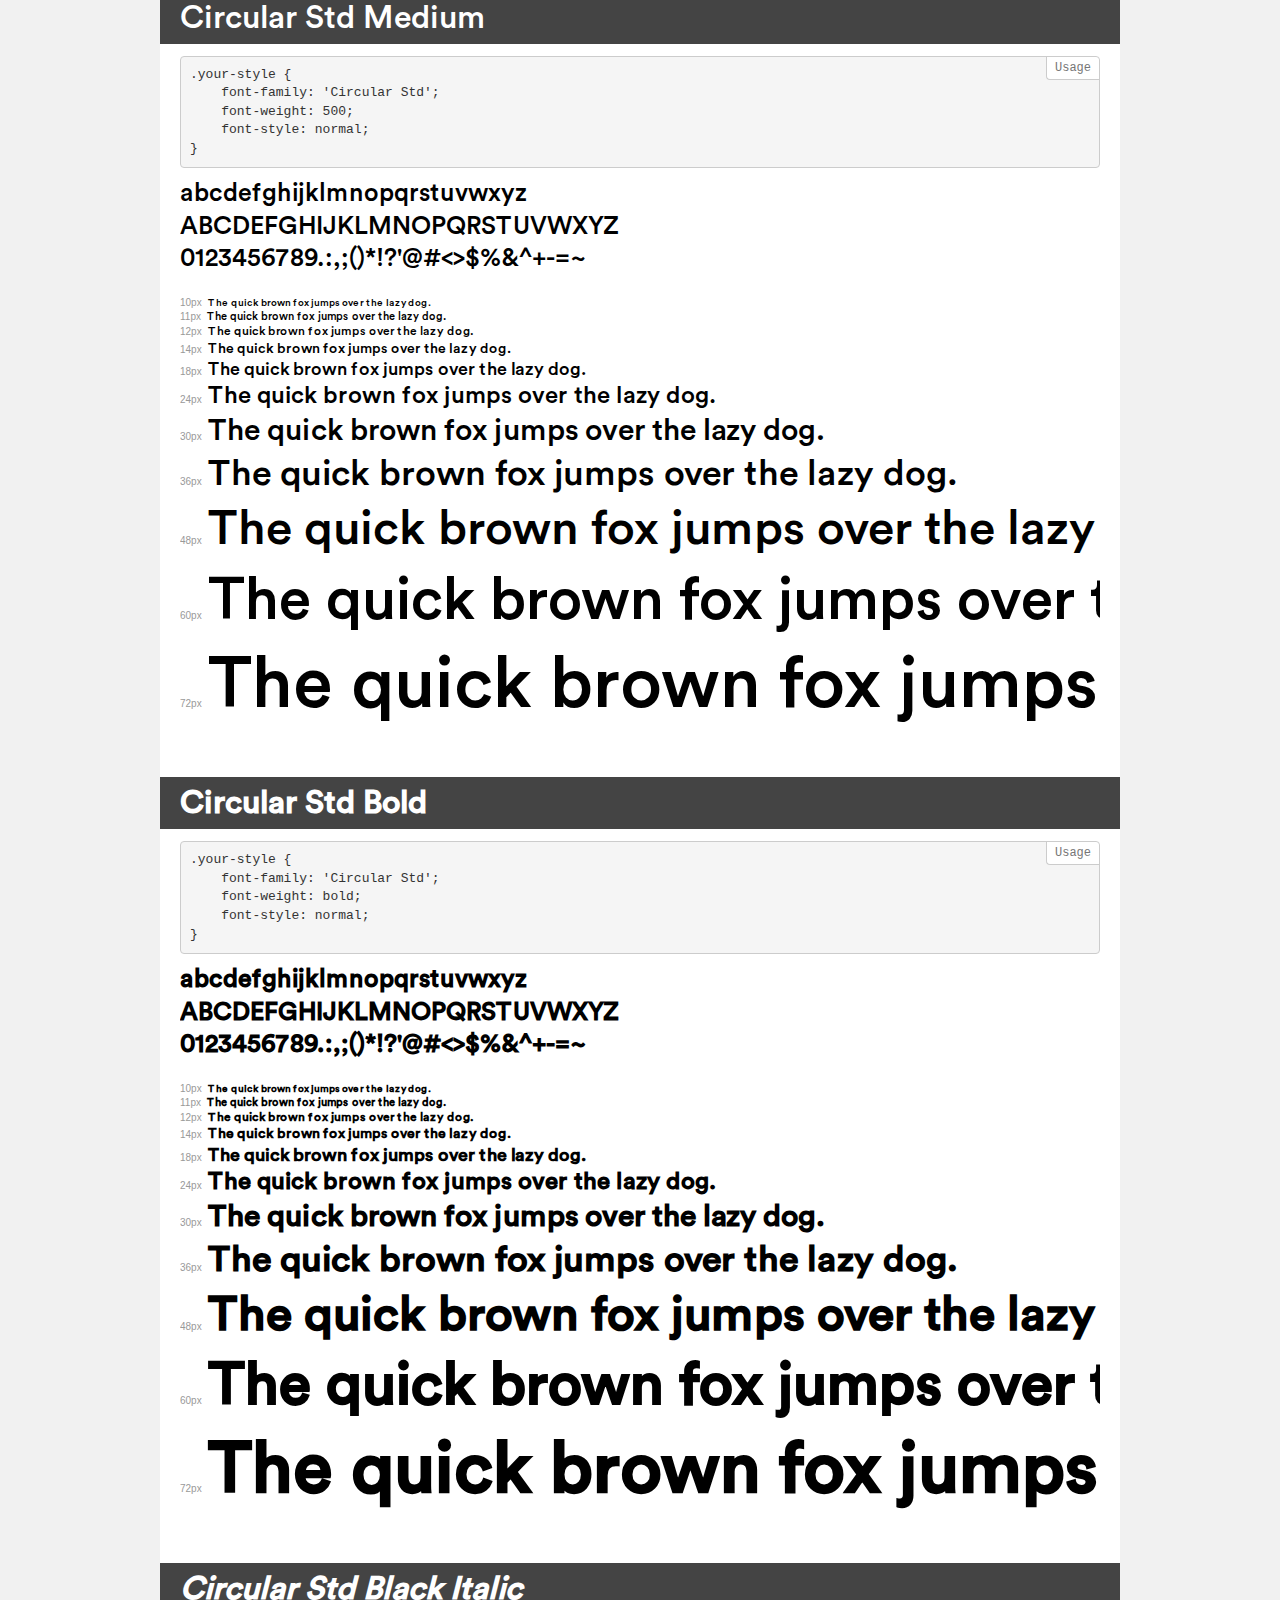
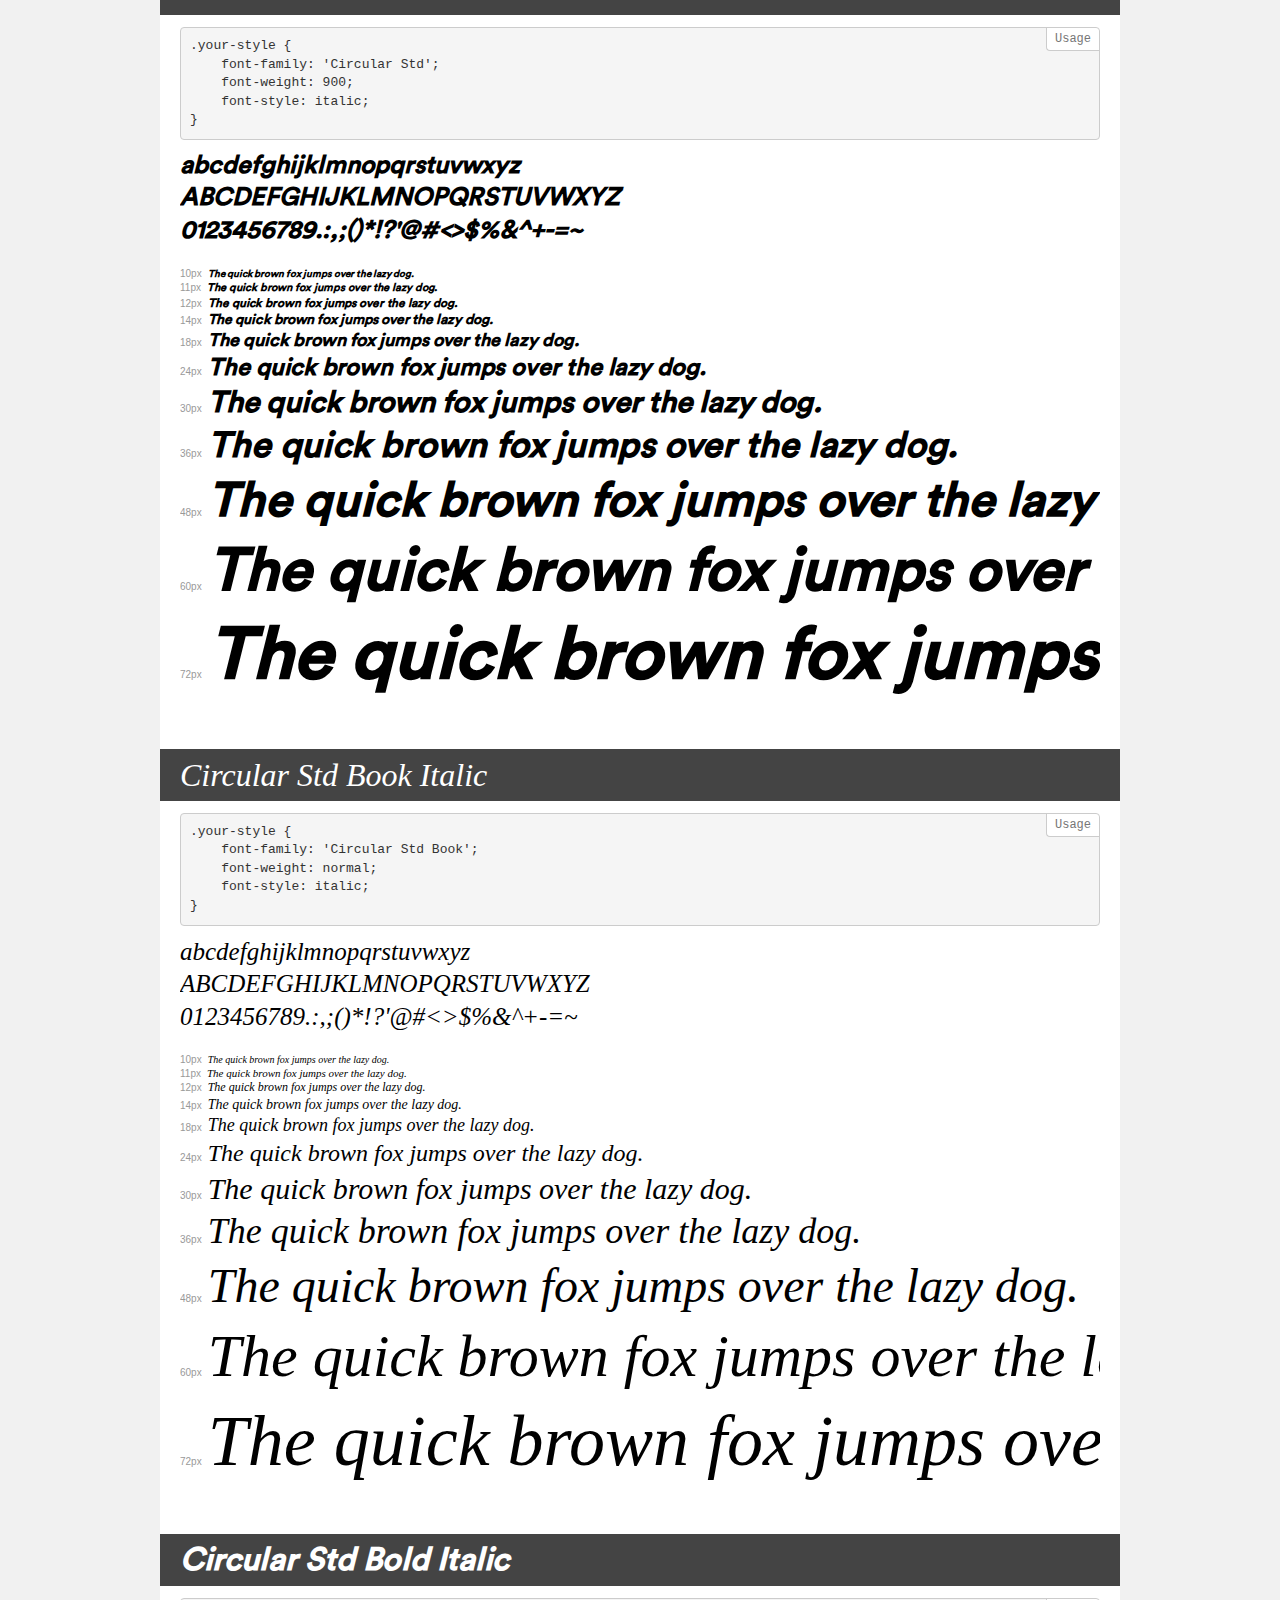
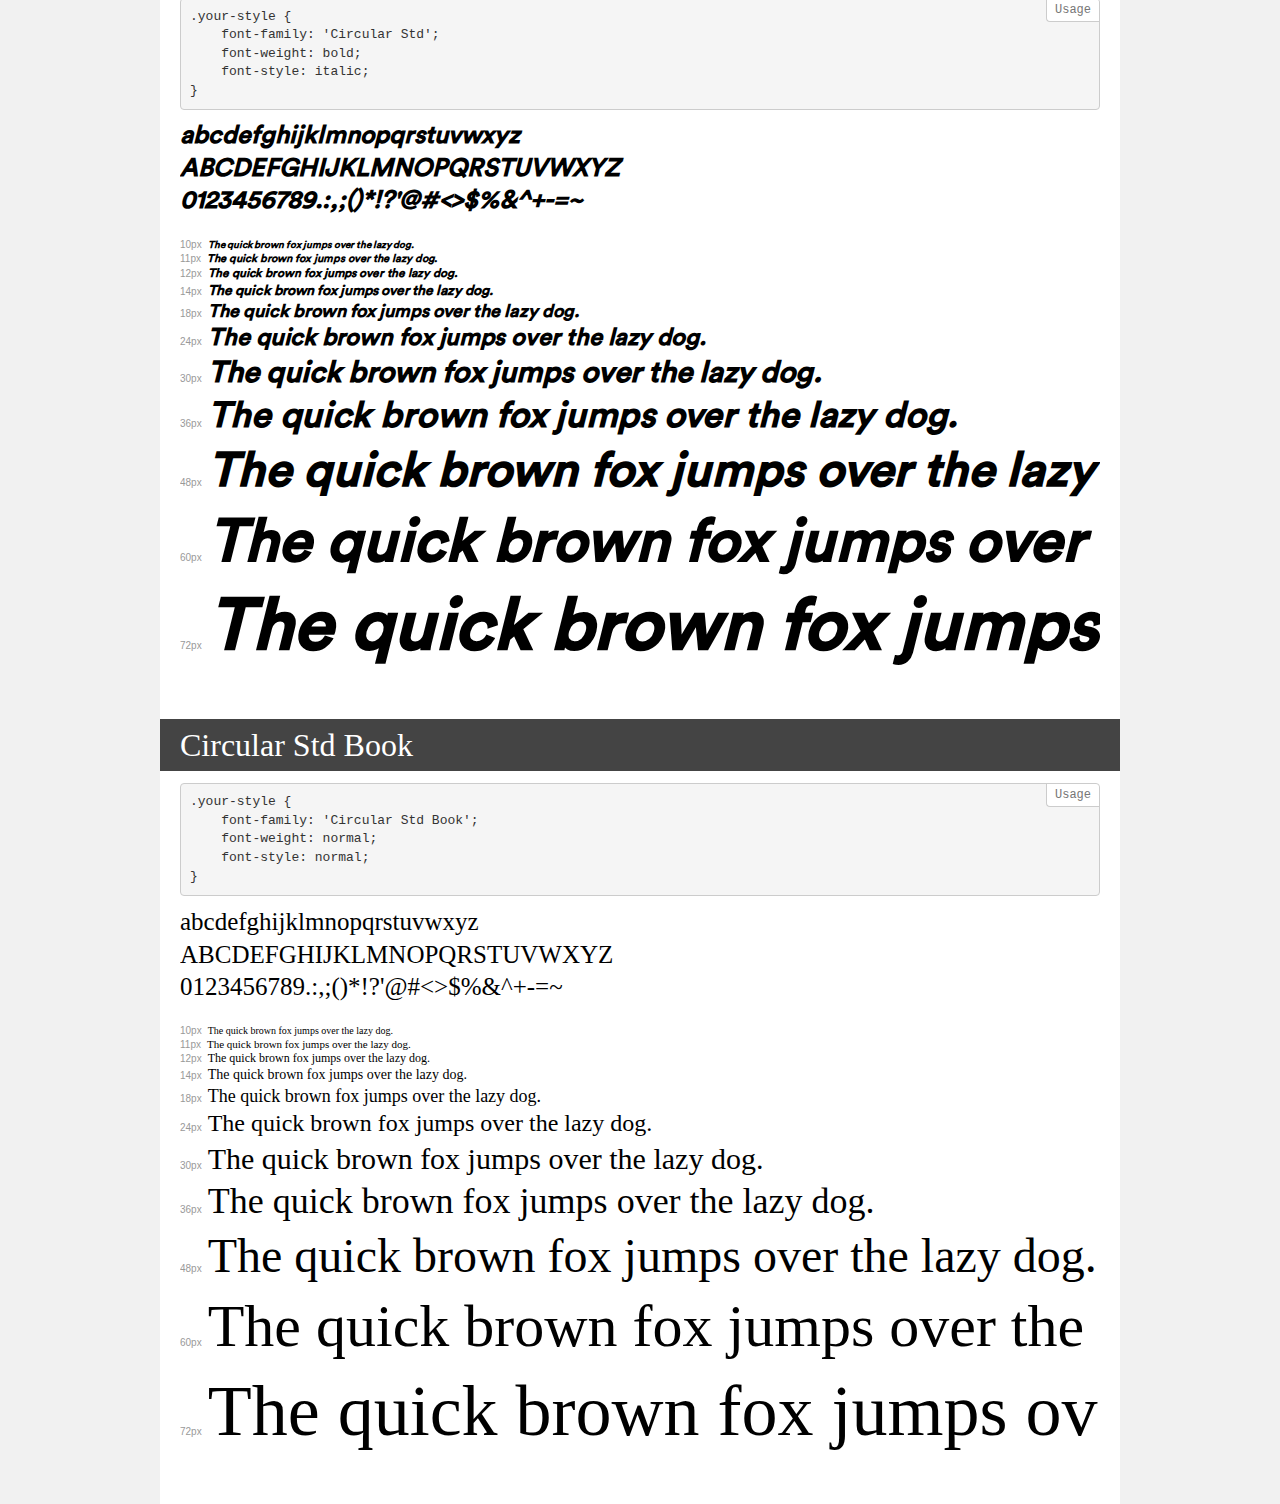
<file: Fashion-store/css/fonts/circular/demo.html>
<!DOCTYPE html>
<html>
<head>
    <meta charset="utf-8">
    <meta http-equiv="X-UA-Compatible" content="IE=edge">
    <meta name="viewport" content="width=device-width, initial-scale=1">
    <meta name="robots" content="noindex, noarchive">
    <meta name="format-detection" content="telephone=no">
    <title>Transfonter demo</title>
    <link href="stylesheet.css" rel="stylesheet">
    <style>
        /*
        http://meyerweb.com/eric/tools/css/reset/
        v2.0 | 20110126
        License: none (public domain)
        */
        html, body, div, span, applet, object, iframe,
        h1, h2, h3, h4, h5, h6, p, blockquote, pre,
        a, abbr, acronym, address, big, cite, code,
        del, dfn, em, img, ins, kbd, q, s, samp,
        small, strike, strong, sub, sup, tt, var,
        b, u, i, center,
        dl, dt, dd, ol, ul, li,
        fieldset, form, label, legend,
        table, caption, tbody, tfoot, thead, tr, th, td,
        article, aside, canvas, details, embed,
        figure, figcaption, footer, header, hgroup,
        menu, nav, output, ruby, section, summary,
        time, mark, audio, video {
            margin: 0;
            padding: 0;
            border: 0;
            font-size: 100%;
            font: inherit;
            vertical-align: baseline;
        }
        /* HTML5 display-role reset for older browsers */
        article, aside, details, figcaption, figure,
        footer, header, hgroup, menu, nav, section {
            display: block;
        }
        body {
            line-height: 1;
        }
        ol, ul {
            list-style: none;
        }
        blockquote, q {
            quotes: none;
        }
        blockquote:before, blockquote:after,
        q:before, q:after {
            content: '';
            content: none;
        }
        table {
            border-collapse: collapse;
            border-spacing: 0;
        }
        /* common styles */
        body {
            background: #f1f1f1;
            color: #000;
        }
        .page {
            background: #fff;
            width: 920px;
            margin: 0 auto;
            padding: 20px 20px 0 20px;
            overflow: hidden;
        }
        .font-container {
            overflow-x: auto;
            overflow-y: hidden;
            margin-bottom: 40px;
            line-height: 1.3;
            white-space: nowrap;
            padding-bottom: 5px;
        }
        h1 {
            position: relative;
            background: #444;
            font-size: 32px;
            color: #fff;
            padding: 10px 20px;
            margin: 0 -20px 12px -20px;
        }
        .letters {
            font-size: 25px;
            margin-bottom: 20px;
        }
        .s10:before {
            content: '10px';
        }
        .s11:before {
            content: '11px';
        }
        .s12:before {
            content: '12px';
        }
        .s14:before {
            content: '14px';
        }
        .s18:before {
            content: '18px';
        }
        .s24:before {
            content: '24px';
        }
        .s30:before {
            content: '30px';
        }
        .s36:before {
            content: '36px';
        }
        .s48:before {
            content: '48px';
        }
        .s60:before {
            content: '60px';
        }
        .s72:before {
            content: '72px';
        }
        .s10:before, .s11:before, .s12:before, .s14:before,
        .s18:before, .s24:before, .s30:before, .s36:before,
        .s48:before, .s60:before, .s72:before {
            font-family: Arial, sans-serif;
            font-size: 10px;
            font-weight: normal;
            font-style: normal;
            color: #999;
            padding-right: 6px;
        }
        pre {
            display: block;
            position: relative;
            padding: 9px;
            margin: 0 0 10px;
            font-family: Monaco, Menlo, Consolas, "Courier New", monospace !important;
            font-size: 13px;
            line-height: 1.428571429;
            color: #333;
            font-weight: normal !important;
            font-style: normal !important;
            background-color: #f5f5f5;
            border: 1px solid #ccc;
            overflow-x: auto;
            border-radius: 4px;
        }
        pre:after {
            display: block;
            position: absolute;
            right: 0;
            top: 0;
            content: 'Usage';
            line-height: 1;
            padding: 5px 8px;
            font-size: 12px;
            color: #767676;
            background-color: #fff;
            border: 1px solid #ccc;
            border-right: none;
            border-top: none;
            border-radius: 0 4px 0 4px;
            z-index: 10;
        }
        /* responsive */
        @media (max-width: 959px) {
            .page {
                width: auto;
                margin: 0;
            }
        }
    </style>
</head>
<body>
<div class="page">
    <div class="demo" style="font-family: 'Circular Std'; font-weight: 500; font-style: italic;">
        <h1>Circular Std Medium Italic</h1>
        <pre>.your-style {
    font-family: 'Circular Std';
    font-weight: 500;
    font-style: italic;
}</pre>
        <div class="font-container">
            <p class="letters">
                abcdefghijklmnopqrstuvwxyz<br>
ABCDEFGHIJKLMNOPQRSTUVWXYZ<br>
                0123456789.:,;()*!?'@#<>$%&^+-=~
            </p>
            <p class="s10" style="font-size: 10px;">The quick brown fox jumps over the lazy dog.</p>
            <p class="s11" style="font-size: 11px;">The quick brown fox jumps over the lazy dog.</p>
            <p class="s12" style="font-size: 12px;">The quick brown fox jumps over the lazy dog.</p>
            <p class="s14" style="font-size: 14px;">The quick brown fox jumps over the lazy dog.</p>
            <p class="s18" style="font-size: 18px;">The quick brown fox jumps over the lazy dog.</p>
            <p class="s24" style="font-size: 24px;">The quick brown fox jumps over the lazy dog.</p>
            <p class="s30" style="font-size: 30px;">The quick brown fox jumps over the lazy dog.</p>
            <p class="s36" style="font-size: 36px;">The quick brown fox jumps over the lazy dog.</p>
            <p class="s48" style="font-size: 48px;">The quick brown fox jumps over the lazy dog.</p>
            <p class="s60" style="font-size: 60px;">The quick brown fox jumps over the lazy dog.</p>
            <p class="s72" style="font-size: 72px;">The quick brown fox jumps over the lazy dog.</p>
        </div>
    </div>
    <div class="demo" style="font-family: 'Circular Std'; font-weight: 900; font-style: normal;">
        <h1>Circular Std Black</h1>
        <pre>.your-style {
    font-family: 'Circular Std';
    font-weight: 900;
    font-style: normal;
}</pre>
        <div class="font-container">
            <p class="letters">
                abcdefghijklmnopqrstuvwxyz<br>
ABCDEFGHIJKLMNOPQRSTUVWXYZ<br>
                0123456789.:,;()*!?'@#<>$%&^+-=~
            </p>
            <p class="s10" style="font-size: 10px;">The quick brown fox jumps over the lazy dog.</p>
            <p class="s11" style="font-size: 11px;">The quick brown fox jumps over the lazy dog.</p>
            <p class="s12" style="font-size: 12px;">The quick brown fox jumps over the lazy dog.</p>
            <p class="s14" style="font-size: 14px;">The quick brown fox jumps over the lazy dog.</p>
            <p class="s18" style="font-size: 18px;">The quick brown fox jumps over the lazy dog.</p>
            <p class="s24" style="font-size: 24px;">The quick brown fox jumps over the lazy dog.</p>
            <p class="s30" style="font-size: 30px;">The quick brown fox jumps over the lazy dog.</p>
            <p class="s36" style="font-size: 36px;">The quick brown fox jumps over the lazy dog.</p>
            <p class="s48" style="font-size: 48px;">The quick brown fox jumps over the lazy dog.</p>
            <p class="s60" style="font-size: 60px;">The quick brown fox jumps over the lazy dog.</p>
            <p class="s72" style="font-size: 72px;">The quick brown fox jumps over the lazy dog.</p>
        </div>
    </div>
    <div class="demo" style="font-family: 'Circular Std'; font-weight: 500; font-style: normal;">
        <h1>Circular Std Medium</h1>
        <pre>.your-style {
    font-family: 'Circular Std';
    font-weight: 500;
    font-style: normal;
}</pre>
        <div class="font-container">
            <p class="letters">
                abcdefghijklmnopqrstuvwxyz<br>
ABCDEFGHIJKLMNOPQRSTUVWXYZ<br>
                0123456789.:,;()*!?'@#<>$%&^+-=~
            </p>
            <p class="s10" style="font-size: 10px;">The quick brown fox jumps over the lazy dog.</p>
            <p class="s11" style="font-size: 11px;">The quick brown fox jumps over the lazy dog.</p>
            <p class="s12" style="font-size: 12px;">The quick brown fox jumps over the lazy dog.</p>
            <p class="s14" style="font-size: 14px;">The quick brown fox jumps over the lazy dog.</p>
            <p class="s18" style="font-size: 18px;">The quick brown fox jumps over the lazy dog.</p>
            <p class="s24" style="font-size: 24px;">The quick brown fox jumps over the lazy dog.</p>
            <p class="s30" style="font-size: 30px;">The quick brown fox jumps over the lazy dog.</p>
            <p class="s36" style="font-size: 36px;">The quick brown fox jumps over the lazy dog.</p>
            <p class="s48" style="font-size: 48px;">The quick brown fox jumps over the lazy dog.</p>
            <p class="s60" style="font-size: 60px;">The quick brown fox jumps over the lazy dog.</p>
            <p class="s72" style="font-size: 72px;">The quick brown fox jumps over the lazy dog.</p>
        </div>
    </div>
    <div class="demo" style="font-family: 'Circular Std'; font-weight: bold; font-style: normal;">
        <h1>Circular Std Bold</h1>
        <pre>.your-style {
    font-family: 'Circular Std';
    font-weight: bold;
    font-style: normal;
}</pre>
        <div class="font-container">
            <p class="letters">
                abcdefghijklmnopqrstuvwxyz<br>
ABCDEFGHIJKLMNOPQRSTUVWXYZ<br>
                0123456789.:,;()*!?'@#<>$%&^+-=~
            </p>
            <p class="s10" style="font-size: 10px;">The quick brown fox jumps over the lazy dog.</p>
            <p class="s11" style="font-size: 11px;">The quick brown fox jumps over the lazy dog.</p>
            <p class="s12" style="font-size: 12px;">The quick brown fox jumps over the lazy dog.</p>
            <p class="s14" style="font-size: 14px;">The quick brown fox jumps over the lazy dog.</p>
            <p class="s18" style="font-size: 18px;">The quick brown fox jumps over the lazy dog.</p>
            <p class="s24" style="font-size: 24px;">The quick brown fox jumps over the lazy dog.</p>
            <p class="s30" style="font-size: 30px;">The quick brown fox jumps over the lazy dog.</p>
            <p class="s36" style="font-size: 36px;">The quick brown fox jumps over the lazy dog.</p>
            <p class="s48" style="font-size: 48px;">The quick brown fox jumps over the lazy dog.</p>
            <p class="s60" style="font-size: 60px;">The quick brown fox jumps over the lazy dog.</p>
            <p class="s72" style="font-size: 72px;">The quick brown fox jumps over the lazy dog.</p>
        </div>
    </div>
    <div class="demo" style="font-family: 'Circular Std'; font-weight: 900; font-style: italic;">
        <h1>Circular Std Black Italic</h1>
        <pre>.your-style {
    font-family: 'Circular Std';
    font-weight: 900;
    font-style: italic;
}</pre>
        <div class="font-container">
            <p class="letters">
                abcdefghijklmnopqrstuvwxyz<br>
ABCDEFGHIJKLMNOPQRSTUVWXYZ<br>
                0123456789.:,;()*!?'@#<>$%&^+-=~
            </p>
            <p class="s10" style="font-size: 10px;">The quick brown fox jumps over the lazy dog.</p>
            <p class="s11" style="font-size: 11px;">The quick brown fox jumps over the lazy dog.</p>
            <p class="s12" style="font-size: 12px;">The quick brown fox jumps over the lazy dog.</p>
            <p class="s14" style="font-size: 14px;">The quick brown fox jumps over the lazy dog.</p>
            <p class="s18" style="font-size: 18px;">The quick brown fox jumps over the lazy dog.</p>
            <p class="s24" style="font-size: 24px;">The quick brown fox jumps over the lazy dog.</p>
            <p class="s30" style="font-size: 30px;">The quick brown fox jumps over the lazy dog.</p>
            <p class="s36" style="font-size: 36px;">The quick brown fox jumps over the lazy dog.</p>
            <p class="s48" style="font-size: 48px;">The quick brown fox jumps over the lazy dog.</p>
            <p class="s60" style="font-size: 60px;">The quick brown fox jumps over the lazy dog.</p>
            <p class="s72" style="font-size: 72px;">The quick brown fox jumps over the lazy dog.</p>
        </div>
    </div>
    <div class="demo" style="font-family: 'Circular Std Book'; font-weight: normal; font-style: italic;">
        <h1>Circular Std Book Italic</h1>
        <pre>.your-style {
    font-family: 'Circular Std Book';
    font-weight: normal;
    font-style: italic;
}</pre>
        <div class="font-container">
            <p class="letters">
                abcdefghijklmnopqrstuvwxyz<br>
ABCDEFGHIJKLMNOPQRSTUVWXYZ<br>
                0123456789.:,;()*!?'@#<>$%&^+-=~
            </p>
            <p class="s10" style="font-size: 10px;">The quick brown fox jumps over the lazy dog.</p>
            <p class="s11" style="font-size: 11px;">The quick brown fox jumps over the lazy dog.</p>
            <p class="s12" style="font-size: 12px;">The quick brown fox jumps over the lazy dog.</p>
            <p class="s14" style="font-size: 14px;">The quick brown fox jumps over the lazy dog.</p>
            <p class="s18" style="font-size: 18px;">The quick brown fox jumps over the lazy dog.</p>
            <p class="s24" style="font-size: 24px;">The quick brown fox jumps over the lazy dog.</p>
            <p class="s30" style="font-size: 30px;">The quick brown fox jumps over the lazy dog.</p>
            <p class="s36" style="font-size: 36px;">The quick brown fox jumps over the lazy dog.</p>
            <p class="s48" style="font-size: 48px;">The quick brown fox jumps over the lazy dog.</p>
            <p class="s60" style="font-size: 60px;">The quick brown fox jumps over the lazy dog.</p>
            <p class="s72" style="font-size: 72px;">The quick brown fox jumps over the lazy dog.</p>
        </div>
    </div>
    <div class="demo" style="font-family: 'Circular Std'; font-weight: bold; font-style: italic;">
        <h1>Circular Std Bold Italic</h1>
        <pre>.your-style {
    font-family: 'Circular Std';
    font-weight: bold;
    font-style: italic;
}</pre>
        <div class="font-container">
            <p class="letters">
                abcdefghijklmnopqrstuvwxyz<br>
ABCDEFGHIJKLMNOPQRSTUVWXYZ<br>
                0123456789.:,;()*!?'@#<>$%&^+-=~
            </p>
            <p class="s10" style="font-size: 10px;">The quick brown fox jumps over the lazy dog.</p>
            <p class="s11" style="font-size: 11px;">The quick brown fox jumps over the lazy dog.</p>
            <p class="s12" style="font-size: 12px;">The quick brown fox jumps over the lazy dog.</p>
            <p class="s14" style="font-size: 14px;">The quick brown fox jumps over the lazy dog.</p>
            <p class="s18" style="font-size: 18px;">The quick brown fox jumps over the lazy dog.</p>
            <p class="s24" style="font-size: 24px;">The quick brown fox jumps over the lazy dog.</p>
            <p class="s30" style="font-size: 30px;">The quick brown fox jumps over the lazy dog.</p>
            <p class="s36" style="font-size: 36px;">The quick brown fox jumps over the lazy dog.</p>
            <p class="s48" style="font-size: 48px;">The quick brown fox jumps over the lazy dog.</p>
            <p class="s60" style="font-size: 60px;">The quick brown fox jumps over the lazy dog.</p>
            <p class="s72" style="font-size: 72px;">The quick brown fox jumps over the lazy dog.</p>
        </div>
    </div>
    <div class="demo" style="font-family: 'Circular Std Book'; font-weight: normal; font-style: normal;">
        <h1>Circular Std Book</h1>
        <pre>.your-style {
    font-family: 'Circular Std Book';
    font-weight: normal;
    font-style: normal;
}</pre>
        <div class="font-container">
            <p class="letters">
                abcdefghijklmnopqrstuvwxyz<br>
ABCDEFGHIJKLMNOPQRSTUVWXYZ<br>
                0123456789.:,;()*!?'@#<>$%&^+-=~
            </p>
            <p class="s10" style="font-size: 10px;">The quick brown fox jumps over the lazy dog.</p>
            <p class="s11" style="font-size: 11px;">The quick brown fox jumps over the lazy dog.</p>
            <p class="s12" style="font-size: 12px;">The quick brown fox jumps over the lazy dog.</p>
            <p class="s14" style="font-size: 14px;">The quick brown fox jumps over the lazy dog.</p>
            <p class="s18" style="font-size: 18px;">The quick brown fox jumps over the lazy dog.</p>
            <p class="s24" style="font-size: 24px;">The quick brown fox jumps over the lazy dog.</p>
            <p class="s30" style="font-size: 30px;">The quick brown fox jumps over the lazy dog.</p>
            <p class="s36" style="font-size: 36px;">The quick brown fox jumps over the lazy dog.</p>
            <p class="s48" style="font-size: 48px;">The quick brown fox jumps over the lazy dog.</p>
            <p class="s60" style="font-size: 60px;">The quick brown fox jumps over the lazy dog.</p>
            <p class="s72" style="font-size: 72px;">The quick brown fox jumps over the lazy dog.</p>
        </div>
    </div>
</div>
</body>
</html>
</file>
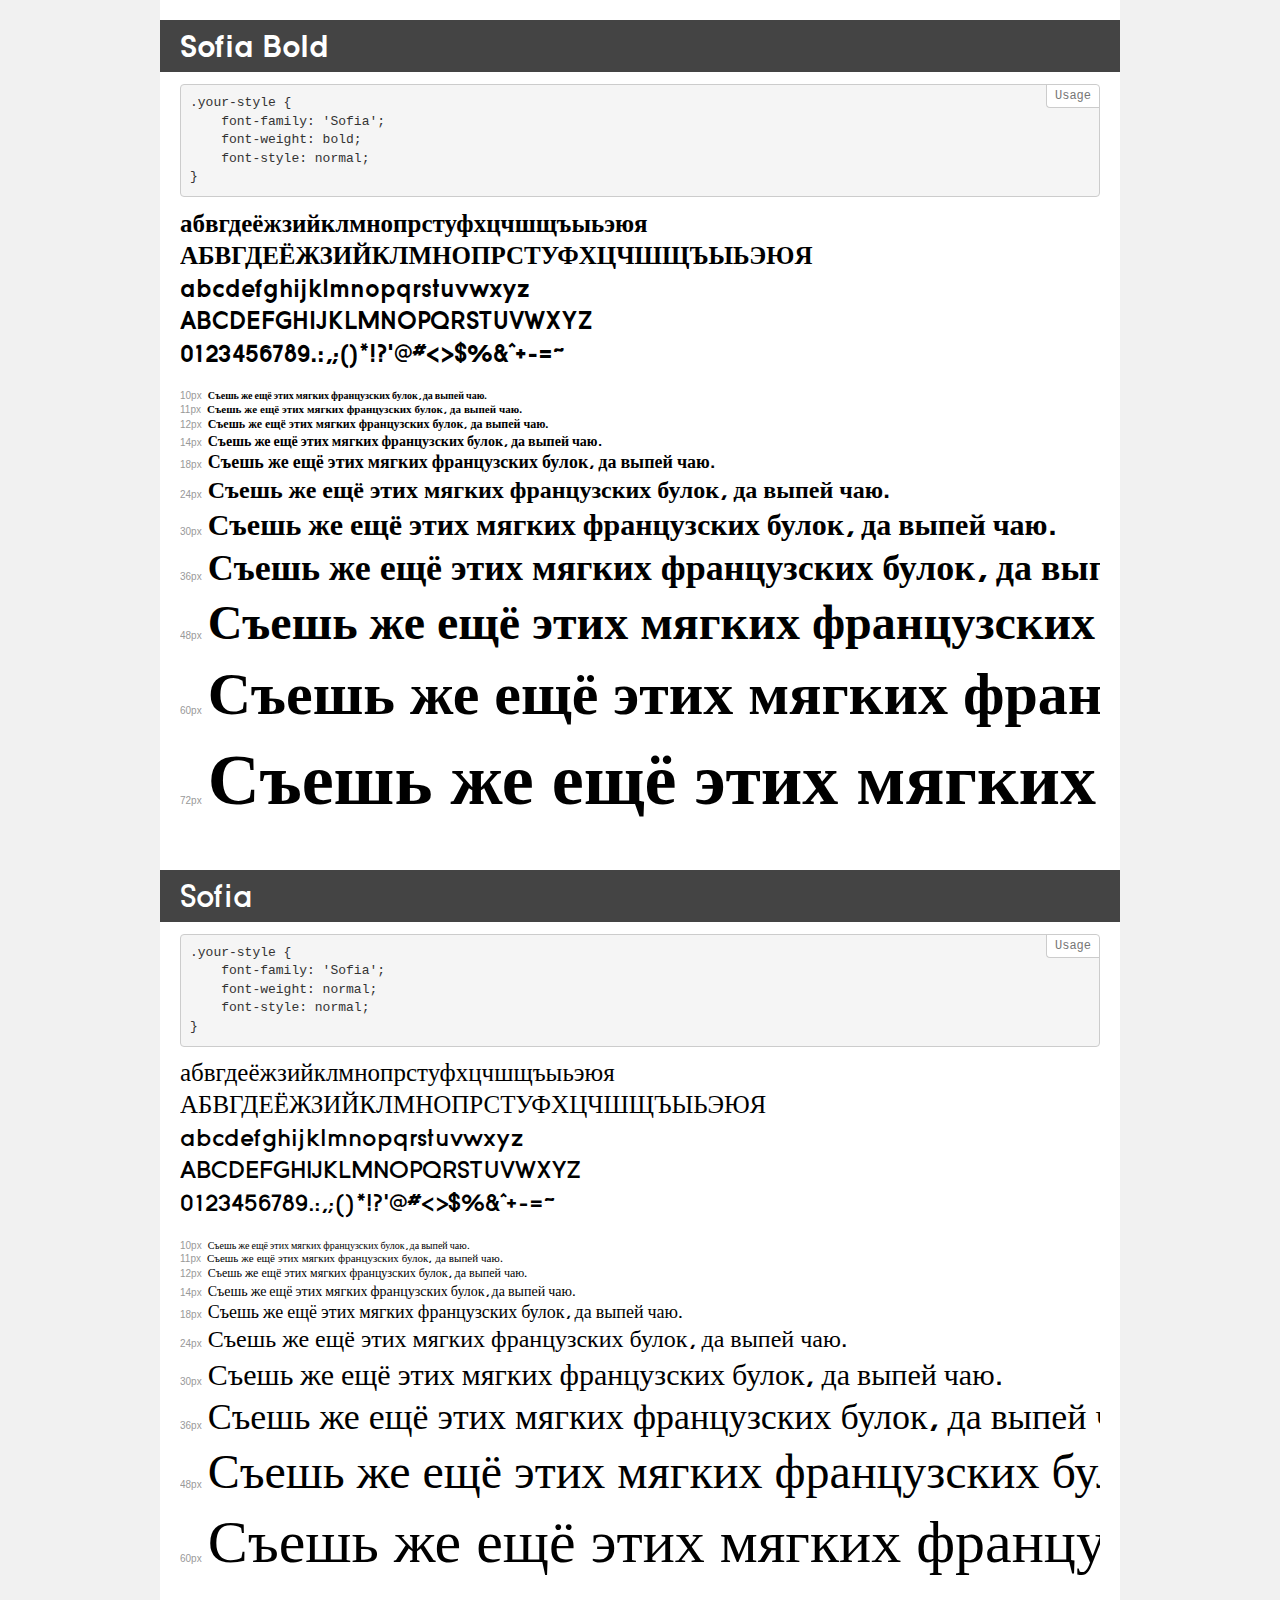
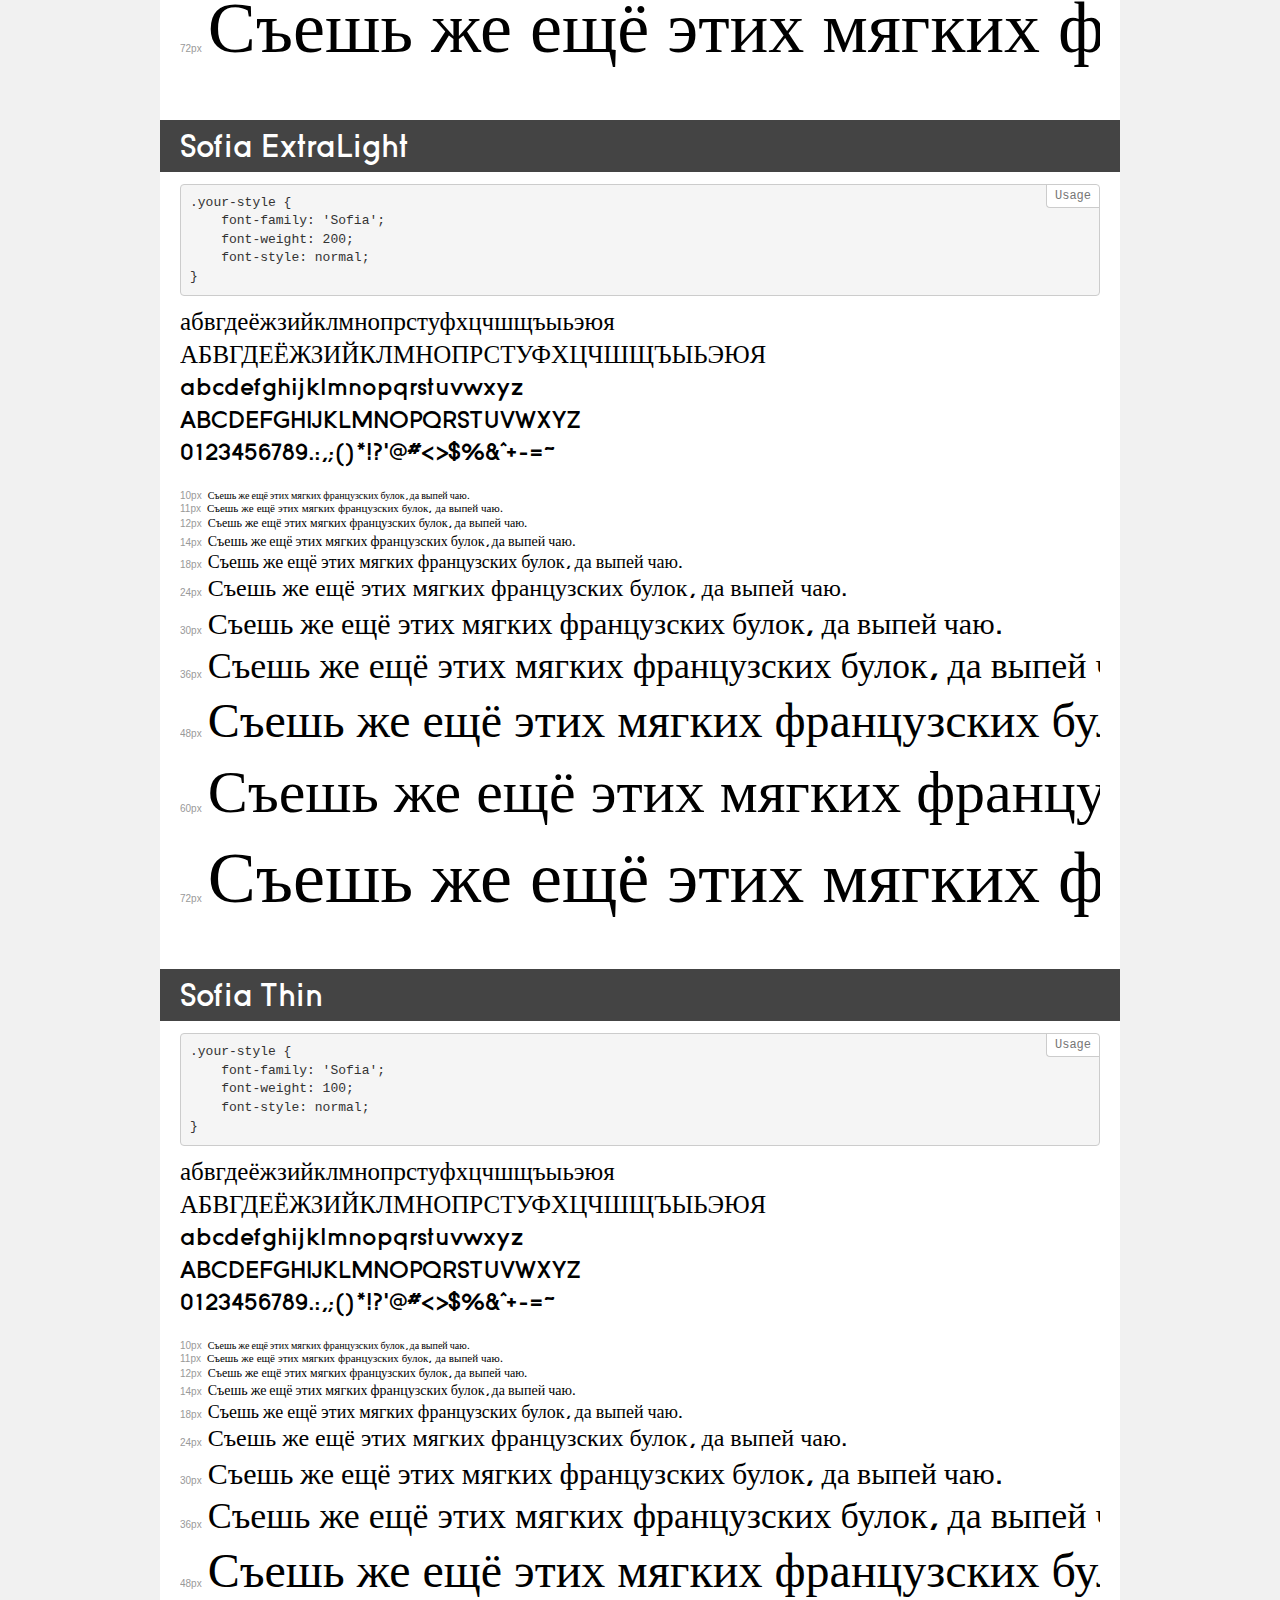
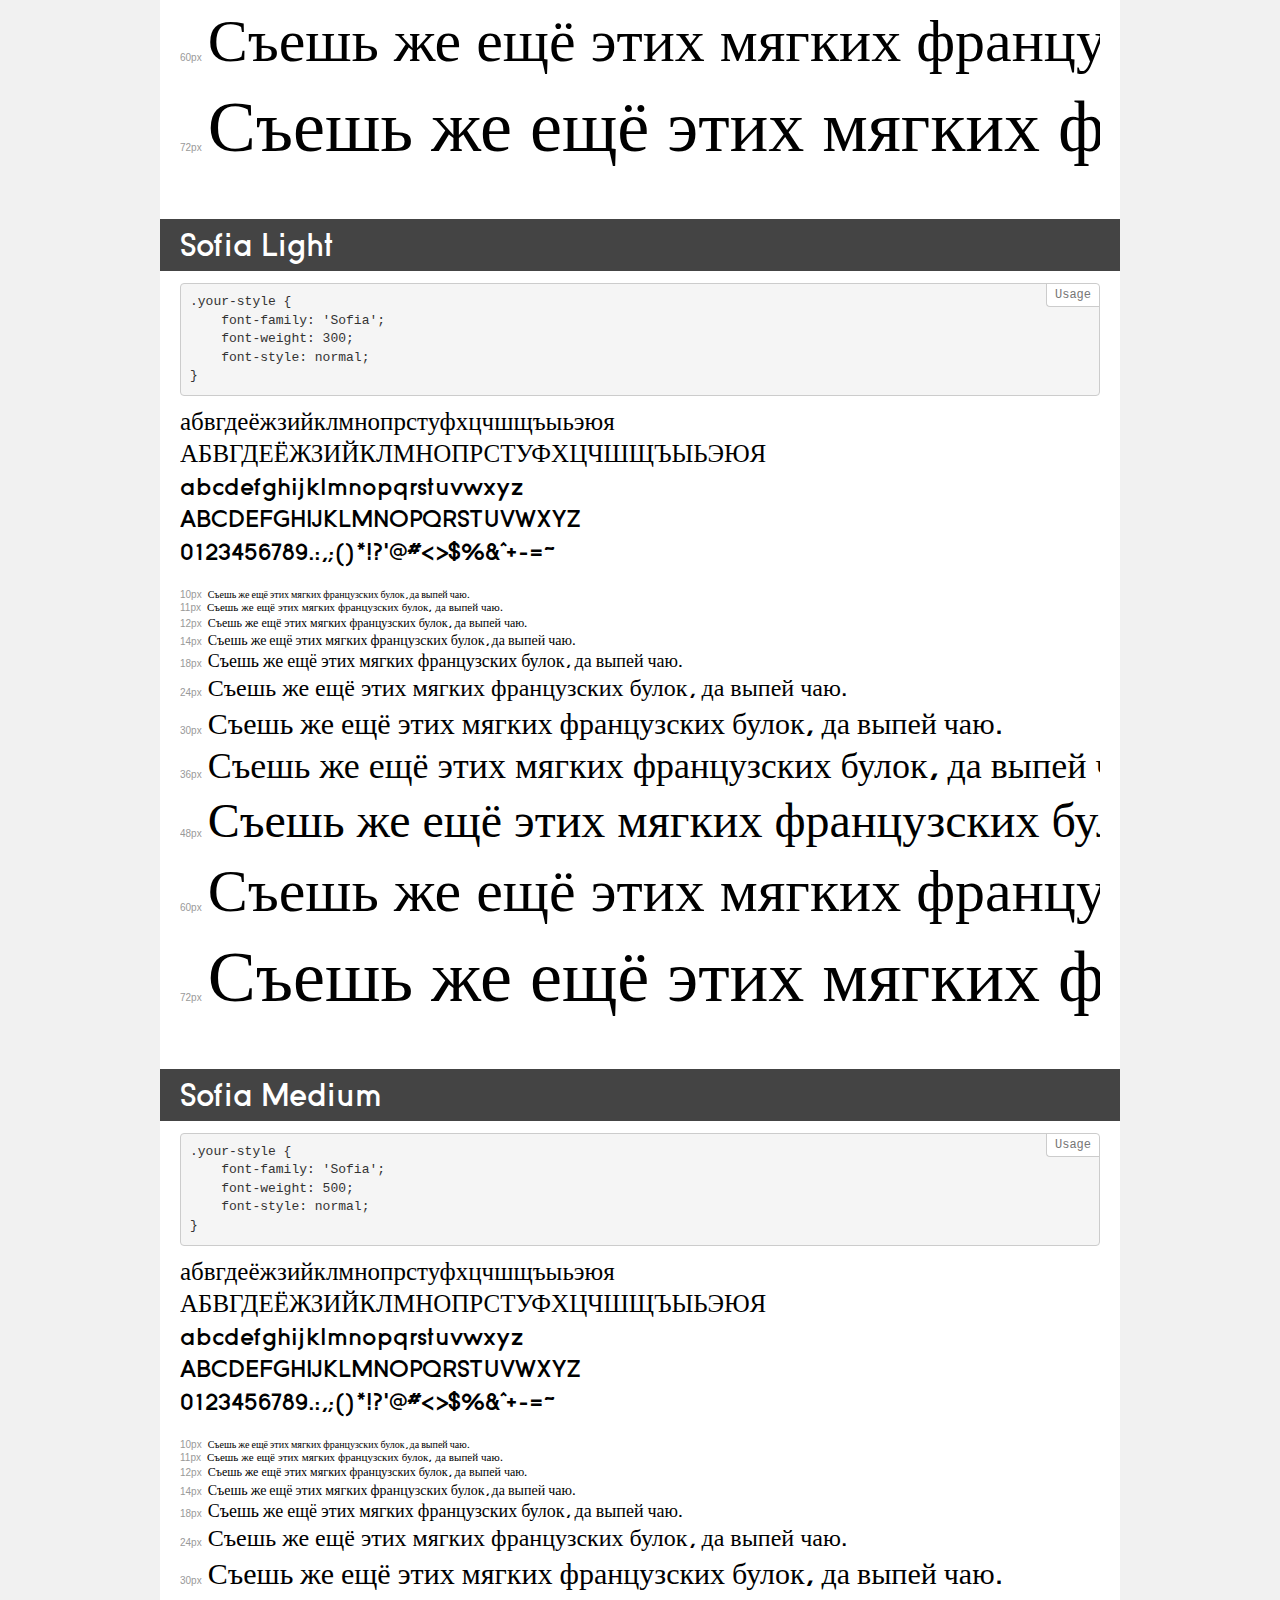
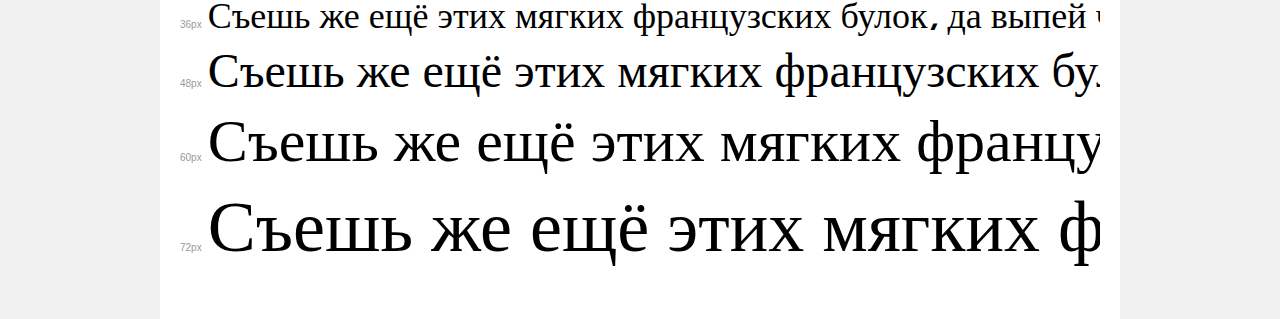
<file: Fashion-store/css/fonts/sofia-pro/demo.html>
<!DOCTYPE html>
<html>
<head>
    <meta charset="utf-8">
    <meta http-equiv="X-UA-Compatible" content="IE=edge">
    <meta name="viewport" content="width=device-width, initial-scale=1">
    <meta name="robots" content="noindex, noarchive">
    <meta name="format-detection" content="telephone=no">
    <title>Transfonter demo</title>
    <link href="stylesheet.css" rel="stylesheet">
    <style>
        /*
        http://meyerweb.com/eric/tools/css/reset/
        v2.0 | 20110126
        License: none (public domain)
        */
        html, body, div, span, applet, object, iframe,
        h1, h2, h3, h4, h5, h6, p, blockquote, pre,
        a, abbr, acronym, address, big, cite, code,
        del, dfn, em, img, ins, kbd, q, s, samp,
        small, strike, strong, sub, sup, tt, var,
        b, u, i, center,
        dl, dt, dd, ol, ul, li,
        fieldset, form, label, legend,
        table, caption, tbody, tfoot, thead, tr, th, td,
        article, aside, canvas, details, embed,
        figure, figcaption, footer, header, hgroup,
        menu, nav, output, ruby, section, summary,
        time, mark, audio, video {
            margin: 0;
            padding: 0;
            border: 0;
            font-size: 100%;
            font: inherit;
            vertical-align: baseline;
        }
        /* HTML5 display-role reset for older browsers */
        article, aside, details, figcaption, figure,
        footer, header, hgroup, menu, nav, section {
            display: block;
        }
        body {
            line-height: 1;
        }
        ol, ul {
            list-style: none;
        }
        blockquote, q {
            quotes: none;
        }
        blockquote:before, blockquote:after,
        q:before, q:after {
            content: '';
            content: none;
        }
        table {
            border-collapse: collapse;
            border-spacing: 0;
        }
        /* common styles */
        body {
            background: #f1f1f1;
            color: #000;
        }
        .page {
            background: #fff;
            width: 920px;
            margin: 0 auto;
            padding: 20px 20px 0 20px;
            overflow: hidden;
        }
        .font-container {
            overflow-x: auto;
            overflow-y: hidden;
            margin-bottom: 40px;
            line-height: 1.3;
            white-space: nowrap;
            padding-bottom: 5px;
        }
        h1 {
            position: relative;
            background: #444;
            font-size: 32px;
            color: #fff;
            padding: 10px 20px;
            margin: 0 -20px 12px -20px;
        }
        .letters {
            font-size: 25px;
            margin-bottom: 20px;
        }
        .s10:before {
            content: '10px';
        }
        .s11:before {
            content: '11px';
        }
        .s12:before {
            content: '12px';
        }
        .s14:before {
            content: '14px';
        }
        .s18:before {
            content: '18px';
        }
        .s24:before {
            content: '24px';
        }
        .s30:before {
            content: '30px';
        }
        .s36:before {
            content: '36px';
        }
        .s48:before {
            content: '48px';
        }
        .s60:before {
            content: '60px';
        }
        .s72:before {
            content: '72px';
        }
        .s10:before, .s11:before, .s12:before, .s14:before,
        .s18:before, .s24:before, .s30:before, .s36:before,
        .s48:before, .s60:before, .s72:before {
            font-family: Arial, sans-serif;
            font-size: 10px;
            font-weight: normal;
            font-style: normal;
            color: #999;
            padding-right: 6px;
        }
        pre {
            display: block;
            position: relative;
            padding: 9px;
            margin: 0 0 10px;
            font-family: Monaco, Menlo, Consolas, "Courier New", monospace !important;
            font-size: 13px;
            line-height: 1.428571429;
            color: #333;
            font-weight: normal !important;
            font-style: normal !important;
            background-color: #f5f5f5;
            border: 1px solid #ccc;
            overflow-x: auto;
            border-radius: 4px;
        }
        pre:after {
            display: block;
            position: absolute;
            right: 0;
            top: 0;
            content: 'Usage';
            line-height: 1;
            padding: 5px 8px;
            font-size: 12px;
            color: #767676;
            background-color: #fff;
            border: 1px solid #ccc;
            border-right: none;
            border-top: none;
            border-radius: 0 4px 0 4px;
            z-index: 10;
        }
        /* responsive */
        @media (max-width: 959px) {
            .page {
                width: auto;
                margin: 0;
            }
        }
    </style>
</head>
<body>
<div class="page">
    <div class="demo" style="font-family: 'Sofia'; font-weight: bold; font-style: normal;">
        <h1>Sofia Bold</h1>
        <pre>.your-style {
    font-family: 'Sofia';
    font-weight: bold;
    font-style: normal;
}</pre>
        <div class="font-container">
            <p class="letters">
                абвгдеёжзийклмнопрстуфхцчшщъыьэюя<br>
АБВГДЕЁЖЗИЙКЛМНОПРСТУФХЦЧШЩЪЫЬЭЮЯ<br>
abcdefghijklmnopqrstuvwxyz<br>
ABCDEFGHIJKLMNOPQRSTUVWXYZ<br>
                0123456789.:,;()*!?'@#<>$%&^+-=~
            </p>
            <p class="s10" style="font-size: 10px;">Съешь же ещё этих мягких французских булок, да выпей чаю.</p>
            <p class="s11" style="font-size: 11px;">Съешь же ещё этих мягких французских булок, да выпей чаю.</p>
            <p class="s12" style="font-size: 12px;">Съешь же ещё этих мягких французских булок, да выпей чаю.</p>
            <p class="s14" style="font-size: 14px;">Съешь же ещё этих мягких французских булок, да выпей чаю.</p>
            <p class="s18" style="font-size: 18px;">Съешь же ещё этих мягких французских булок, да выпей чаю.</p>
            <p class="s24" style="font-size: 24px;">Съешь же ещё этих мягких французских булок, да выпей чаю.</p>
            <p class="s30" style="font-size: 30px;">Съешь же ещё этих мягких французских булок, да выпей чаю.</p>
            <p class="s36" style="font-size: 36px;">Съешь же ещё этих мягких французских булок, да выпей чаю.</p>
            <p class="s48" style="font-size: 48px;">Съешь же ещё этих мягких французских булок, да выпей чаю.</p>
            <p class="s60" style="font-size: 60px;">Съешь же ещё этих мягких французских булок, да выпей чаю.</p>
            <p class="s72" style="font-size: 72px;">Съешь же ещё этих мягких французских булок, да выпей чаю.</p>
        </div>
    </div>
    <div class="demo" style="font-family: 'Sofia'; font-weight: normal; font-style: normal;">
        <h1>Sofia</h1>
        <pre>.your-style {
    font-family: 'Sofia';
    font-weight: normal;
    font-style: normal;
}</pre>
        <div class="font-container">
            <p class="letters">
                абвгдеёжзийклмнопрстуфхцчшщъыьэюя<br>
АБВГДЕЁЖЗИЙКЛМНОПРСТУФХЦЧШЩЪЫЬЭЮЯ<br>
abcdefghijklmnopqrstuvwxyz<br>
ABCDEFGHIJKLMNOPQRSTUVWXYZ<br>
                0123456789.:,;()*!?'@#<>$%&^+-=~
            </p>
            <p class="s10" style="font-size: 10px;">Съешь же ещё этих мягких французских булок, да выпей чаю.</p>
            <p class="s11" style="font-size: 11px;">Съешь же ещё этих мягких французских булок, да выпей чаю.</p>
            <p class="s12" style="font-size: 12px;">Съешь же ещё этих мягких французских булок, да выпей чаю.</p>
            <p class="s14" style="font-size: 14px;">Съешь же ещё этих мягких французских булок, да выпей чаю.</p>
            <p class="s18" style="font-size: 18px;">Съешь же ещё этих мягких французских булок, да выпей чаю.</p>
            <p class="s24" style="font-size: 24px;">Съешь же ещё этих мягких французских булок, да выпей чаю.</p>
            <p class="s30" style="font-size: 30px;">Съешь же ещё этих мягких французских булок, да выпей чаю.</p>
            <p class="s36" style="font-size: 36px;">Съешь же ещё этих мягких французских булок, да выпей чаю.</p>
            <p class="s48" style="font-size: 48px;">Съешь же ещё этих мягких французских булок, да выпей чаю.</p>
            <p class="s60" style="font-size: 60px;">Съешь же ещё этих мягких французских булок, да выпей чаю.</p>
            <p class="s72" style="font-size: 72px;">Съешь же ещё этих мягких французских булок, да выпей чаю.</p>
        </div>
    </div>
    <div class="demo" style="font-family: 'Sofia'; font-weight: 200; font-style: normal;">
        <h1>Sofia ExtraLight</h1>
        <pre>.your-style {
    font-family: 'Sofia';
    font-weight: 200;
    font-style: normal;
}</pre>
        <div class="font-container">
            <p class="letters">
                абвгдеёжзийклмнопрстуфхцчшщъыьэюя<br>
АБВГДЕЁЖЗИЙКЛМНОПРСТУФХЦЧШЩЪЫЬЭЮЯ<br>
abcdefghijklmnopqrstuvwxyz<br>
ABCDEFGHIJKLMNOPQRSTUVWXYZ<br>
                0123456789.:,;()*!?'@#<>$%&^+-=~
            </p>
            <p class="s10" style="font-size: 10px;">Съешь же ещё этих мягких французских булок, да выпей чаю.</p>
            <p class="s11" style="font-size: 11px;">Съешь же ещё этих мягких французских булок, да выпей чаю.</p>
            <p class="s12" style="font-size: 12px;">Съешь же ещё этих мягких французских булок, да выпей чаю.</p>
            <p class="s14" style="font-size: 14px;">Съешь же ещё этих мягких французских булок, да выпей чаю.</p>
            <p class="s18" style="font-size: 18px;">Съешь же ещё этих мягких французских булок, да выпей чаю.</p>
            <p class="s24" style="font-size: 24px;">Съешь же ещё этих мягких французских булок, да выпей чаю.</p>
            <p class="s30" style="font-size: 30px;">Съешь же ещё этих мягких французских булок, да выпей чаю.</p>
            <p class="s36" style="font-size: 36px;">Съешь же ещё этих мягких французских булок, да выпей чаю.</p>
            <p class="s48" style="font-size: 48px;">Съешь же ещё этих мягких французских булок, да выпей чаю.</p>
            <p class="s60" style="font-size: 60px;">Съешь же ещё этих мягких французских булок, да выпей чаю.</p>
            <p class="s72" style="font-size: 72px;">Съешь же ещё этих мягких французских булок, да выпей чаю.</p>
        </div>
    </div>
    <div class="demo" style="font-family: 'Sofia'; font-weight: 100; font-style: normal;">
        <h1>Sofia Thin</h1>
        <pre>.your-style {
    font-family: 'Sofia';
    font-weight: 100;
    font-style: normal;
}</pre>
        <div class="font-container">
            <p class="letters">
                абвгдеёжзийклмнопрстуфхцчшщъыьэюя<br>
АБВГДЕЁЖЗИЙКЛМНОПРСТУФХЦЧШЩЪЫЬЭЮЯ<br>
abcdefghijklmnopqrstuvwxyz<br>
ABCDEFGHIJKLMNOPQRSTUVWXYZ<br>
                0123456789.:,;()*!?'@#<>$%&^+-=~
            </p>
            <p class="s10" style="font-size: 10px;">Съешь же ещё этих мягких французских булок, да выпей чаю.</p>
            <p class="s11" style="font-size: 11px;">Съешь же ещё этих мягких французских булок, да выпей чаю.</p>
            <p class="s12" style="font-size: 12px;">Съешь же ещё этих мягких французских булок, да выпей чаю.</p>
            <p class="s14" style="font-size: 14px;">Съешь же ещё этих мягких французских булок, да выпей чаю.</p>
            <p class="s18" style="font-size: 18px;">Съешь же ещё этих мягких французских булок, да выпей чаю.</p>
            <p class="s24" style="font-size: 24px;">Съешь же ещё этих мягких французских булок, да выпей чаю.</p>
            <p class="s30" style="font-size: 30px;">Съешь же ещё этих мягких французских булок, да выпей чаю.</p>
            <p class="s36" style="font-size: 36px;">Съешь же ещё этих мягких французских булок, да выпей чаю.</p>
            <p class="s48" style="font-size: 48px;">Съешь же ещё этих мягких французских булок, да выпей чаю.</p>
            <p class="s60" style="font-size: 60px;">Съешь же ещё этих мягких французских булок, да выпей чаю.</p>
            <p class="s72" style="font-size: 72px;">Съешь же ещё этих мягких французских булок, да выпей чаю.</p>
        </div>
    </div>
    <div class="demo" style="font-family: 'Sofia'; font-weight: 300; font-style: normal;">
        <h1>Sofia Light</h1>
        <pre>.your-style {
    font-family: 'Sofia';
    font-weight: 300;
    font-style: normal;
}</pre>
        <div class="font-container">
            <p class="letters">
                абвгдеёжзийклмнопрстуфхцчшщъыьэюя<br>
АБВГДЕЁЖЗИЙКЛМНОПРСТУФХЦЧШЩЪЫЬЭЮЯ<br>
abcdefghijklmnopqrstuvwxyz<br>
ABCDEFGHIJKLMNOPQRSTUVWXYZ<br>
                0123456789.:,;()*!?'@#<>$%&^+-=~
            </p>
            <p class="s10" style="font-size: 10px;">Съешь же ещё этих мягких французских булок, да выпей чаю.</p>
            <p class="s11" style="font-size: 11px;">Съешь же ещё этих мягких французских булок, да выпей чаю.</p>
            <p class="s12" style="font-size: 12px;">Съешь же ещё этих мягких французских булок, да выпей чаю.</p>
            <p class="s14" style="font-size: 14px;">Съешь же ещё этих мягких французских булок, да выпей чаю.</p>
            <p class="s18" style="font-size: 18px;">Съешь же ещё этих мягких французских булок, да выпей чаю.</p>
            <p class="s24" style="font-size: 24px;">Съешь же ещё этих мягких французских булок, да выпей чаю.</p>
            <p class="s30" style="font-size: 30px;">Съешь же ещё этих мягких французских булок, да выпей чаю.</p>
            <p class="s36" style="font-size: 36px;">Съешь же ещё этих мягких французских булок, да выпей чаю.</p>
            <p class="s48" style="font-size: 48px;">Съешь же ещё этих мягких французских булок, да выпей чаю.</p>
            <p class="s60" style="font-size: 60px;">Съешь же ещё этих мягких французских булок, да выпей чаю.</p>
            <p class="s72" style="font-size: 72px;">Съешь же ещё этих мягких французских булок, да выпей чаю.</p>
        </div>
    </div>
    <div class="demo" style="font-family: 'Sofia'; font-weight: 500; font-style: normal;">
        <h1>Sofia Medium</h1>
        <pre>.your-style {
    font-family: 'Sofia';
    font-weight: 500;
    font-style: normal;
}</pre>
        <div class="font-container">
            <p class="letters">
                абвгдеёжзийклмнопрстуфхцчшщъыьэюя<br>
АБВГДЕЁЖЗИЙКЛМНОПРСТУФХЦЧШЩЪЫЬЭЮЯ<br>
abcdefghijklmnopqrstuvwxyz<br>
ABCDEFGHIJKLMNOPQRSTUVWXYZ<br>
                0123456789.:,;()*!?'@#<>$%&^+-=~
            </p>
            <p class="s10" style="font-size: 10px;">Съешь же ещё этих мягких французских булок, да выпей чаю.</p>
            <p class="s11" style="font-size: 11px;">Съешь же ещё этих мягких французских булок, да выпей чаю.</p>
            <p class="s12" style="font-size: 12px;">Съешь же ещё этих мягких французских булок, да выпей чаю.</p>
            <p class="s14" style="font-size: 14px;">Съешь же ещё этих мягких французских булок, да выпей чаю.</p>
            <p class="s18" style="font-size: 18px;">Съешь же ещё этих мягких французских булок, да выпей чаю.</p>
            <p class="s24" style="font-size: 24px;">Съешь же ещё этих мягких французских булок, да выпей чаю.</p>
            <p class="s30" style="font-size: 30px;">Съешь же ещё этих мягких французских булок, да выпей чаю.</p>
            <p class="s36" style="font-size: 36px;">Съешь же ещё этих мягких французских булок, да выпей чаю.</p>
            <p class="s48" style="font-size: 48px;">Съешь же ещё этих мягких французских булок, да выпей чаю.</p>
            <p class="s60" style="font-size: 60px;">Съешь же ещё этих мягких французских булок, да выпей чаю.</p>
            <p class="s72" style="font-size: 72px;">Съешь же ещё этих мягких французских булок, да выпей чаю.</p>
        </div>
    </div>
</div>
</body>
</html>
</file>
<file: converter-valute/style.css>
.courses {
  display: flex;
  margin-bottom: 15px;
}

.courses > *:first-child {
  margin-left: 0;
}

.courses > *:last-child {
  margin-right: 0;
}

.courses > * {
  margin-right: 5px;
  margin-left: 5px;
}

.course-item {
}
.course-item-title {
  font-weight: 700;
  font-size: 18px;
}
.course-item-value {
  font-size: 32px;
  font-weight: 300;
}

.course-item-value.top {
  color: rgb(255, 51, 51);
}

.course-item-value.bottom {
  color: rgb(19, 189, 61);
}
</file>
<file: Portfolio(HTML,CSS,JS)/css/media.css>
@media (max-width: 620px) {
  /* Header  */

  .header {
    min-height: unset;
  }

  .header__title {
    font-size: 30px;
  }

  .header__title strong {
    font-size: 40px;
  }

  /* Nav  */

  .nav-row {
    justify-content: space-between;
  }

  .dark-mode-btn {
    order: 0;
  }

  .section {
    padding: 40px 0;
  }

  .title-1 {
    margin-bottom: 30px;
    font-size: 40px;
  }

  .title-2 {
    margin-bottom: 10px;
    font-size: 30px;
  }

  /* Projects  */

  .project__title {
    font-size: 22px;
  }

  /* Project page  */

  .project-details__desc {
    margin-bottom: 20px;
    font-size: 22px;
  }

  .social {
    column-gap: 20px;
  }

  .social__item {
    width: 28px;
  }

  .content-list {
    row-gap: 20px;
  }

  .content-list__item {
    font-size: 16px;
  }

  /* Footer  */

  .footer {
    padding: 40px 0 30px;
  }

  .footer__wrapper {
    row-gap: 20px;
  }
}
</file>
<file: MNTN Website/fonts/Gilroy/stylesheet.css>
@font-face {
  font-family: "Gilroy";
  src: url("Gilroy-ExtraBold.eot");
  src: local("Gilroy ExtraBold"), local("Gilroy-ExtraBold"),
    url("Gilroy-ExtraBold.eot?#iefix") format("embedded-opentype"),
    url("Gilroy-ExtraBold.woff") format("woff"),
    url("Gilroy-ExtraBold.ttf") format("truetype");
  font-weight: 800;
  font-style: normal;
}

@font-face {
  font-family: "Gilroy";
  src: url("Gilroy-Medium.eot");
  src: local("Gilroy Medium"), local("Gilroy-Medium"),
    url("Gilroy-Medium.eot?#iefix") format("embedded-opentype"),
    url("Gilroy-Medium.woff") format("woff"),
    url("Gilroy-Medium.ttf") format("truetype");
  font-weight: 500;
  font-style: normal;
}

@font-face {
  font-family: "Gilroy";
  src: url("Gilroy-Bold.eot");
  src: local("Gilroy Bold"), local("Gilroy-Bold"),
    url("Gilroy-Bold.eot?#iefix") format("embedded-opentype"),
    url("Gilroy-Bold.woff") format("woff"),
    url("Gilroy-Bold.ttf") format("truetype");
  font-weight: bold;
  font-style: normal;
}
</file>
<file: Fashion-store/css/fonts/circular/stylesheet.css>
@font-face {
  font-family: "Circular Std";
  src: url("CircularStd-Medium.eot");
  src: local("Circular Std Medium"), local("CircularStd-Medium"),
    url("CircularStd-Medium.eot?#iefix") format("embedded-opentype"),
    url("CircularStd-Medium.woff2") format("woff2"),
    url("CircularStd-Medium.woff") format("woff"),
    url("CircularStd-Medium.ttf") format("truetype");
  font-weight: 500;
  font-style: normal;
}
</file>
<file: Fashion-store/css/fonts/sofia-pro/stylesheet.css>
@font-face {
  font-family: "Sofia";
  src: url("Sofia-Bold.eot");
  src: local("Sofia Bold"), local("Sofia-Bold"),
    url("Sofia-Bold.eot?#iefix") format("embedded-opentype"),
    url("Sofia-Bold.woff") format("woff"),
    url("Sofia-Bold.ttf") format("truetype");
  font-weight: bold;
  font-style: normal;
}

/* @font-face {
    font-family: 'Sofia';
    src: url('Sofia.eot');
    src: local('Sofia'),
        url('Sofia.eot?#iefix') format('embedded-opentype'),
        url('Sofia.woff') format('woff'),
        url('Sofia.ttf') format('truetype');
    font-weight: normal;
    font-style: normal;
}

@font-face {
    font-family: 'Sofia';
    src: url('Sofia-ExtraLight.eot');
    src: local('Sofia ExtraLight'), local('Sofia-ExtraLight'),
        url('Sofia-ExtraLight.eot?#iefix') format('embedded-opentype'),
        url('Sofia-ExtraLight.woff') format('woff'),
        url('Sofia-ExtraLight.ttf') format('truetype');
    font-weight: 200;
    font-style: normal;
}

@font-face {
    font-family: 'Sofia';
    src: url('Sofia-Thin.eot');
    src: local('Sofia Thin'), local('Sofia-Thin'),
        url('Sofia-Thin.eot?#iefix') format('embedded-opentype'),
        url('Sofia-Thin.woff') format('woff'),
        url('Sofia-Thin.ttf') format('truetype');
    font-weight: 100;
    font-style: normal;
}

@font-face {
    font-family: 'Sofia';
    src: url('Sofia-Light.eot');
    src: local('Sofia Light'), local('Sofia-Light'),
        url('Sofia-Light.eot?#iefix') format('embedded-opentype'),
        url('Sofia-Light.woff') format('woff'),
        url('Sofia-Light.ttf') format('truetype');
    font-weight: 300;
    font-style: normal;
} */

@font-face {
  font-family: "Sofia";
  src: url("Sofia-Medium.eot");
  src: local("Sofia Medium"), local("Sofia-Medium"),
    url("Sofia-Medium.eot?#iefix") format("embedded-opentype"),
    url("Sofia-Medium.woff") format("woff"),
    url("Sofia-Medium.ttf") format("truetype");
  font-weight: 500;
  font-style: normal;
}
</file>
<file: Portfolio(HTML,CSS,JS)/css/main.css>
@import "./reset.css";
@import url("https://fonts.googleapis.com/css2?family=DM+Sans:wght@400;500;700&family=Poppins:wght@400;500;700&display=swap");

/* font-family: 'DM Sans', sans-serif;
font-family: 'Poppins', sans-serif; */

/* * {
  border: 1px solid red;
} */

:root {
  --blackpure: #000;
  --black: #171718;
  --black-border: #26292d;
  --white: #fff;
  --purple: #5c62ec;

  --text-color: var(--black);
  --dark-bg: var(--black);
  --dark-border: var(--black-border);
  --header-text: var(--white);
  --accent: var(--purple);

  /* light mode  */
  --page-bg: var(--white);
  --text-color: var(--black);
  --box-shadow: 0px 5px 35px rgba(0, 0, 0, 0.25);
}

.dark {
  --page-bg: #252526;
  --text-color: var(--white);

  --title-1: var(--white);

  --project-card-bg: var(--black);
  --project-card-text: var(--white);
  --box-shadow: 0px 5px 35px rgba(0, 0, 0, 0.8);
}

html,
body {
  display: flex;
  flex-direction: column;
  font-family: "DM Sans", sans-serif;
  letter-spacing: -0.5px;
  min-height: 100vh;

  /* Light mode  */
  background-color: var(--page-bg);
  color: var(--text-color);
}

/* General */

.container {
  margin: 0 auto;
  padding: 0 15px;
  max-width: 1200px;
}

.section {
  padding: 70px 0;
}

.title-1 {
  margin-bottom: 60px;
  font-size: 60px;
  font-weight: 700;
  line-height: 1.3;
  color: var(--title-1);
  text-align: center;
}

.title-2 {
  margin-bottom: 20px;
  font-size: 40px;
  line-height: 1.3;
  font-weight: 700;
}
/* Nav */
.nav {
  padding: 20px 0;
  border-bottom: 1px solid var(--dark-border);
  background-color: var(--dark-bg);
  color: var(--header-text);
  letter-spacing: normal;
}

.nav-row {
  display: flex;
  justify-content: flex-end;
  align-items: center;
  column-gap: 30px;

  row-gap: 20px;
  flex-wrap: wrap;
}

.logo {
  margin-right: auto;
  color: var(--header-text);
  font-size: 24px;
  font-family: "Poppins", sans-serif;
}

.logo strong {
  font-weight: 700;
}

.nav-list {
  display: flex;
  align-items: center;
  flex-wrap: wrap;
  column-gap: 40px;

  font-size: 16px;
  font-weight: 500;
  font-family: "Poppins", sans-serif;
}

.nav-list__link {
  color: var(--header-text);
  transition: opacity 0.2s ease-in;
}

.nav-list__link:hover {
  opacity: 0.8;
  color: var(--accent);
}

.nav-list__link:active {
  position: relative;
  top: 1px;
}

.nav-list__link--active {
  position: relative;
}

.nav-list__link--active::before {
  content: "";

  position: absolute;
  left: 0;
  top: 100%;

  display: block;
  height: 2px;
  width: 100%;
  background-color: var(--accent);
}

/* Dark mode btn */

.dark-mode-btn {
  order: 9;
  position: relative;
  display: flex;
  justify-content: space-between;
  width: 51px;
  height: 26px;
  padding: 5px;

  border-radius: 50px;
  background-color: #272727;
}

.dark-mode-btn::before {
  content: "";

  position: absolute;
  top: 1px;
  left: 1px;

  display: block;
  width: 24px;
  height: 24px;

  border-radius: 50%;
  background-color: var(--white);

  transition: left 0.2s ease-in;
}

.dark-mode-btn--active::before {
  left: 26px;
}

.dark-mode-btn__icon {
  position: relative;
  z-index: 9;
}

/* Header */
.header {
  padding: 40px 0;
  min-height: 695px;

  display: flex;
  justify-content: center;
  align-items: center;

  background-color: var(--dark-bg);
  background-image: url("./../img/Header_intro.svg");
  background-repeat: no-repeat;
  background-size: auto;
  background-position: center center;

  color: var(--header-text);
  text-align: center;
}

.header__wrapper {
  padding: 0 15px;
  max-width: 663px;
}

.header__title {
  margin-bottom: 20px;
  font-size: 40px;
  font-weight: 700;
  line-height: 1.4;
}

.header__title strong {
  font-size: 60px;
  font-weight: 700;
}

.header__title em {
  font-style: normal;
  color: var(--accent);
}

.header__text {
  margin-bottom: 40px;
  font-size: 18px;
  line-height: 1.333;
}

.header__text p + p {
  margin-top: 0.5em;
}

/* Btn */

.btn {
  display: inline-block;
  height: 48px;
  padding: 12px 28px;
  border-radius: 5px;
  letter-spacing: 0.15px;
  font-size: 16px;
  font-weight: 500;

  background-color: var(--accent);
  color: var(--white);
  transition: opacity 0.2s ease-in;
}

.btn:hover {
  opacity: 0.8;
}

.btn:active {
  position: relative;
  top: 1px;
}

/* Btn outline  */
.btn-outline {
  display: flex;
  column-gap: 10px;
  align-items: center;

  height: 48px;
  padding: 12px 20px;
  border-radius: 5px;

  border: 1px solid var(--blackpure);
  background-color: var(--white);
  color: var(--blackpure);
}

.btn-outline:hover {
  opacity: 0.8;
}

.btn-outline:active {
  position: relative;
  top: 1px;
}

/* Projects  */

.projects {
  display: flex;
  flex-wrap: wrap;
  justify-content: center;
  column-gap: 30px;
  row-gap: 30px;
}

.project {
  max-width: 373px;
  background-color: var(--project-card-bg);
  box-shadow: var(--box-shadow);
  border-radius: 10px;
}

.project__img {
  border-radius: 10px;
}

.project__title {
  padding: 15px 20px 25px;
  font-weight: 700;
  font-size: 24px;
  line-height: 1.3;
  color: var(--project-card-text);
}

/* Project details  */
.project-details {
  margin: 0 auto;
  max-width: 865px;

  display: flex;
  flex-direction: column;
  align-items: center;
  text-align: center;
}

.project-details__cover {
  max-width: 100%;
  margin-bottom: 40px;

  filter: drop-shadow(0px 5px 35px rgba(0, 0, 0, 0.25));
  border-radius: 10px;
}

.details__desc {
  margin-bottom: 30px;

  font-size: 24px;
  font-weight: 700;
  line-height: 1.3;
}

/* Content list  */

.content-list {
  margin: 0 auto;
  max-width: 570px;
  display: flex;
  flex-direction: column;
  align-items: center;
  text-align: center;
  row-gap: 40px;
}

.content-list a {
  color: var(--accent);
}

.content-list__item {
  font-size: 18px;
  line-height: 1.5;
}

.content-list__item p + p {
  margin-top: 0.5em;
}

/* Footer  */
.footer {
  margin-top: auto;
  padding: 60px 0 50px;
  background-color: var(--dark-bg);
  color: var(--header-text);
}

.footer__wrapper {
  display: flex;
  flex-direction: column;
  align-items: center;
  row-gap: 27px;
}

.social {
  display: flex;
  column-gap: 30px;
  align-items: center;
}

.copyright {
  font-size: 16px;
}

.copyright p + p {
  margin-top: 0.5em;
}
</file>
